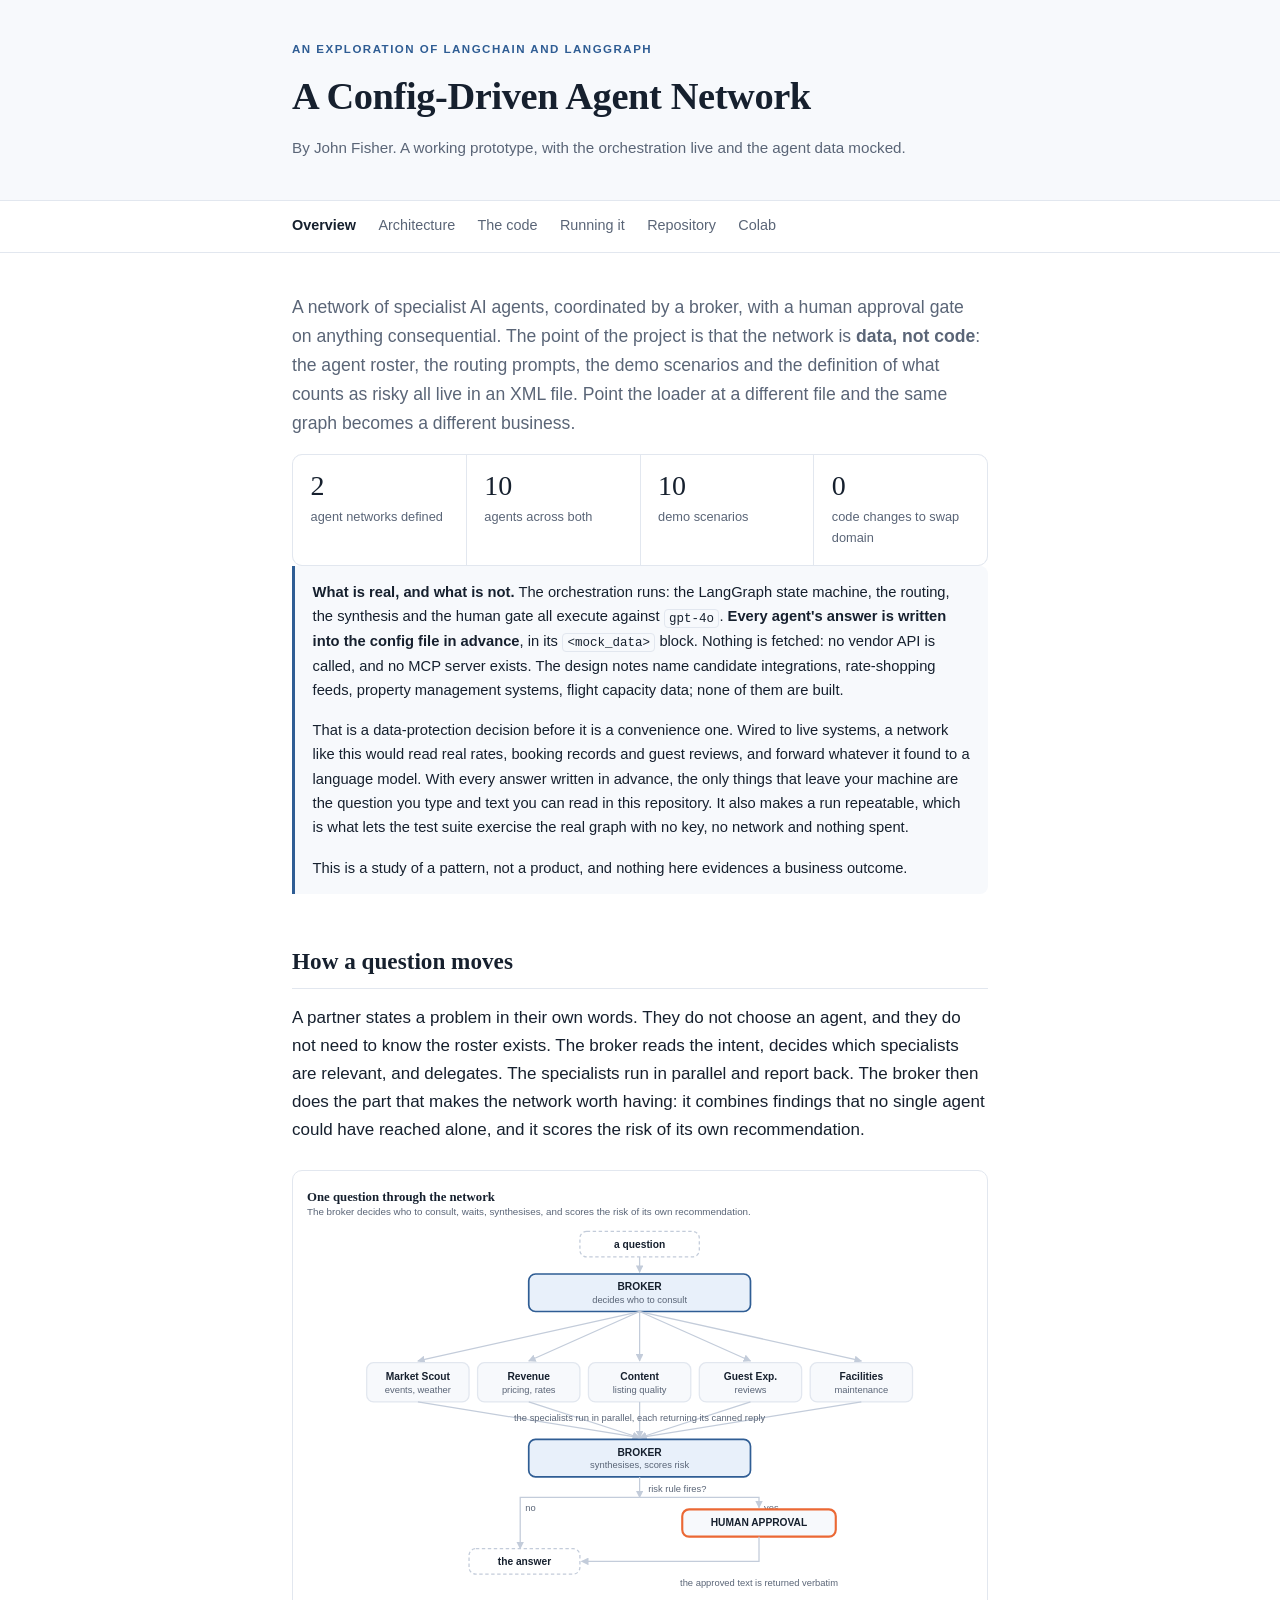
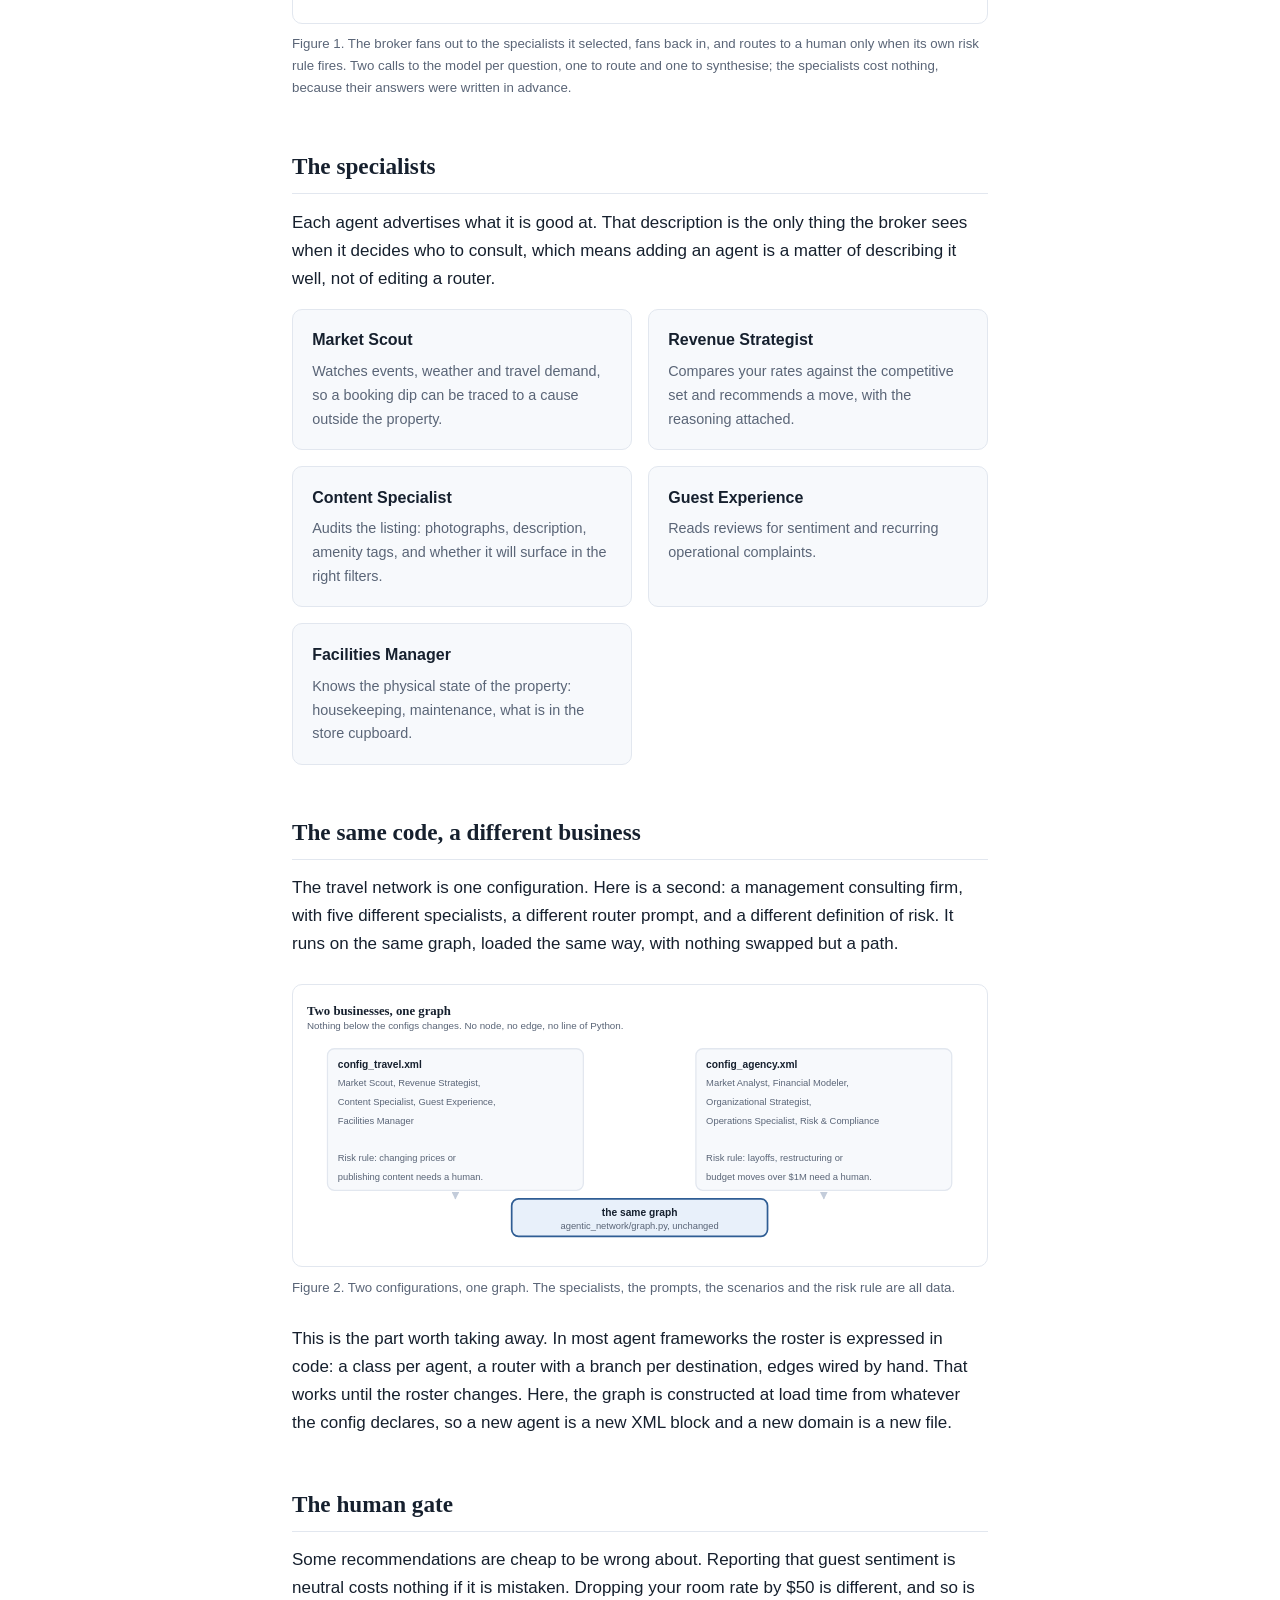
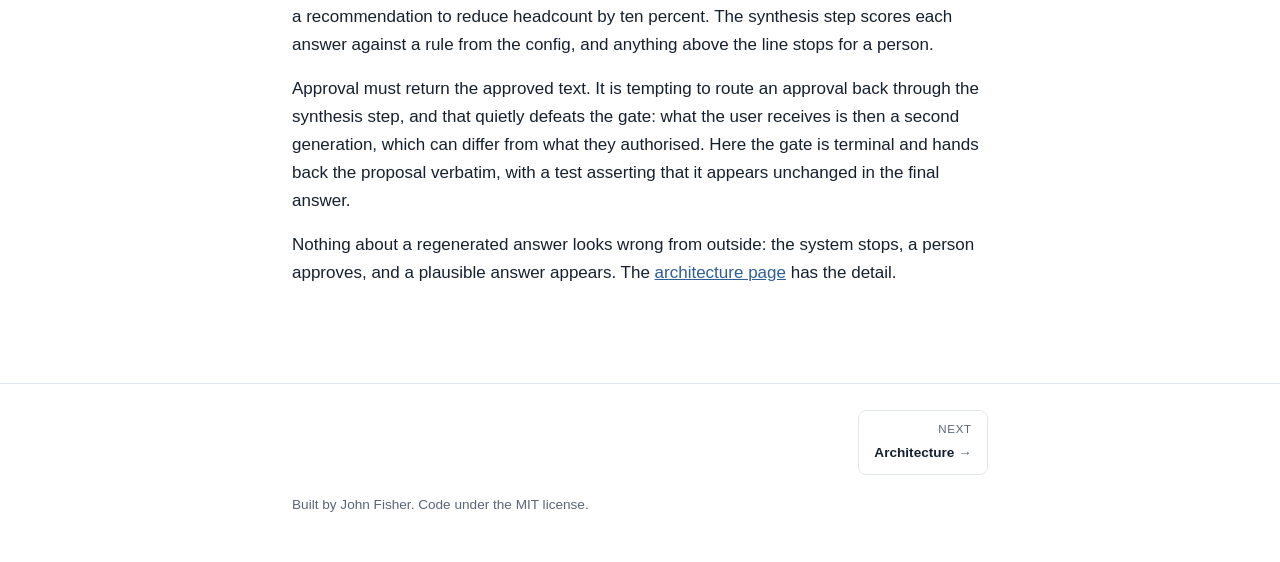
<file: public/index.html>
<!DOCTYPE html>
<html lang="en">
<head>
<meta charset="utf-8">
<meta name="viewport" content="width=device-width, initial-scale=1">
<title>A Config-Driven Agent Network</title>
<meta name="description" content="A LangGraph multi-agent network where the agent roster, prompts and risk rules live in XML. Swap the config and the same graph becomes a different business.">
<link rel="canonical" href="https://johnfisher-ai.github.io/fisher-agentic-network-langgraph/">
<meta name="author" content="John Fisher">
<meta name="theme-color" content="#2f5d94">
<meta property="og:type" content="website">
<meta property="og:site_name" content="A Config-Driven Agent Network">
<meta property="og:title" content="A Config-Driven Agent Network">
<meta property="og:description" content="Specialist agents coordinated by a broker, with a human approval gate on anything risky. The roster lives in XML, so one graph serves two different businesses.">
<meta property="og:url" content="https://johnfisher-ai.github.io/fisher-agentic-network-langgraph/">
<meta property="og:image" content="https://johnfisher-ai.github.io/fisher-agentic-network-langgraph/assets/img/social-card.png">
<meta property="og:image:width" content="1200">
<meta property="og:image:height" content="627">
<meta property="og:image:alt" content="A broker agent fanning out to five specialist agents, with a human approval gate on the risky path.">
<meta name="twitter:card" content="summary_large_image">
<meta name="twitter:title" content="A Config-Driven Agent Network">
<meta name="twitter:description" content="Specialist agents coordinated by a broker, with a human approval gate on anything risky. The roster lives in XML, so one graph serves two different businesses.">
<meta name="twitter:image" content="https://johnfisher-ai.github.io/fisher-agentic-network-langgraph/assets/img/social-card.png">
<link rel="stylesheet" href="assets/css/site.css">
</head>
<body>

<header class="top">
  <div class="wrap">
    <p class="kicker">An exploration of LangChain and LangGraph</p>
    <h1>A Config-Driven Agent Network</h1>
    <p class="byline">By John Fisher. A working prototype, with the orchestration live and the agent data mocked.</p>
  </div>
</header>

<nav class="site"><div class="wrap"><a href="./" aria-current="page">Overview</a><a href="architecture.html">Architecture</a><a href="code.html">The code</a><a href="run.html">Running it</a><a href="https://github.com/johnfisher-ai/fisher-agentic-network-langgraph">Repository</a><a href="https://colab.research.google.com/github/johnfisher-ai/fisher-agentic-network-langgraph/blob/main/notebooks/agentic_network.ipynb">Colab</a></div></nav>

<main>
<div class="wrap">

  <section>
    <p class="lede">A network of specialist AI agents, coordinated by a broker, with a human
    approval gate on anything consequential. The point of the project is that the network is
    <strong>data, not code</strong>: the agent roster, the routing prompts, the demo scenarios
    and the definition of what counts as risky all live in an XML file. Point the loader at a
    different file and the same graph becomes a different business.</p>

    <div class="figures">
      <div><span class="n">2</span><span class="l">agent networks defined</span></div>
      <div><span class="n">10</span><span class="l">agents across both</span></div>
      <div><span class="n">10</span><span class="l">demo scenarios</span></div>
      <div><span class="n">0</span><span class="l">code changes to swap domain</span></div>
    </div>

    <div class="note">
      <p><strong>What is real, and what is not.</strong> The orchestration runs: the LangGraph state machine, the routing, the synthesis and the human gate all execute against <code>gpt-4o</code>. <strong>Every agent's answer is written into the config file in advance</strong>, in its <code>&lt;mock_data&gt;</code> block. Nothing is fetched: no vendor API is called, and no MCP server exists.
      The design notes name candidate integrations, rate-shopping feeds, property management
      systems, flight capacity data; none of them are built.</p>
      <p>That is a data-protection decision before it is a convenience one. Wired to live systems, a network like this would read real rates, booking records and guest reviews, and forward whatever it found to a language model. With every answer written in advance, the only things that leave your machine are the question you type and text you can read in this repository. It also makes a run repeatable, which is what lets the test suite exercise the real graph with no key, no network and nothing spent.</p>
      <p>This is a study of a pattern, not a product, and nothing here evidences a business
      outcome.</p>
    </div>
  </section>

  <section>
    <h2>How a question moves</h2>
    <p>A partner states a problem in their own words. They do not choose an agent, and they do
    not need to know the roster exists. The broker reads the intent, decides which specialists
    are relevant, and delegates. The specialists run in parallel and report back. The broker
    then does the part that makes the network worth having: it combines findings that no single
    agent could have reached alone, and it scores the risk of its own recommendation.</p>

    <figure>
      <div class="figbox"><svg class="fig diagram" viewBox="0 0 780 500" role="img" aria-label="One question through the network. The broker decides who to consult, waits, synthesises, and scores the risk of its own recommendation."><defs><marker id="ah" viewBox="0 0 10 10" refX="9" refY="5" markerWidth="6" markerHeight="6" orient="auto-start-reverse"><path class="ahead" d="M 0 0 L 10 5 L 0 10 z"/></marker></defs><text class="ttl" x="0" y="16">One question through the network</text><text class="sub" x="0" y="33">The broker decides who to consult, waits, synthesises, and scores the risk of its own recommendation.</text><rect class="node soft" x="320.0" y="52" width="140" height="30" rx="8"/><text class="lab bold" x="390.0" y="71.0" text-anchor="middle">a question</text><line class="flow" x1="390.0" y1="82" x2="390.0" y2="100" marker-end="url(#ah)"/><rect class="node lead" x="260.0" y="102" width="260" height="44" rx="8"/><text class="lab bold" x="390.0" y="121.0" text-anchor="middle">BROKER</text><text class="ax" x="390.0" y="136.0" text-anchor="middle">decides who to consult</text><line class="flow" x1="390.0" y1="146" x2="130.0" y2="204" marker-end="url(#ah)"/><rect class="node" x="70.0" y="206" width="120" height="46" rx="8"/><text class="lab bold" x="130.0" y="226.0" text-anchor="middle">Market Scout</text><text class="ax" x="130.0" y="241.0" text-anchor="middle">events, weather</text><line class="flow" x1="130.0" y1="252" x2="390.0" y2="294" marker-end="url(#ah)"/><line class="flow" x1="390.0" y1="146" x2="260.0" y2="204" marker-end="url(#ah)"/><rect class="node" x="200.0" y="206" width="120" height="46" rx="8"/><text class="lab bold" x="260.0" y="226.0" text-anchor="middle">Revenue</text><text class="ax" x="260.0" y="241.0" text-anchor="middle">pricing, rates</text><line class="flow" x1="260.0" y1="252" x2="390.0" y2="294" marker-end="url(#ah)"/><line class="flow" x1="390.0" y1="146" x2="390.0" y2="204" marker-end="url(#ah)"/><rect class="node" x="330.0" y="206" width="120" height="46" rx="8"/><text class="lab bold" x="390.0" y="226.0" text-anchor="middle">Content</text><text class="ax" x="390.0" y="241.0" text-anchor="middle">listing quality</text><line class="flow" x1="390.0" y1="252" x2="390.0" y2="294" marker-end="url(#ah)"/><line class="flow" x1="390.0" y1="146" x2="520.0" y2="204" marker-end="url(#ah)"/><rect class="node" x="460.0" y="206" width="120" height="46" rx="8"/><text class="lab bold" x="520.0" y="226.0" text-anchor="middle">Guest Exp.</text><text class="ax" x="520.0" y="241.0" text-anchor="middle">reviews</text><line class="flow" x1="520.0" y1="252" x2="390.0" y2="294" marker-end="url(#ah)"/><line class="flow" x1="390.0" y1="146" x2="650.0" y2="204" marker-end="url(#ah)"/><rect class="node" x="590.0" y="206" width="120" height="46" rx="8"/><text class="lab bold" x="650.0" y="226.0" text-anchor="middle">Facilities</text><text class="ax" x="650.0" y="241.0" text-anchor="middle">maintenance</text><line class="flow" x1="650.0" y1="252" x2="390.0" y2="294" marker-end="url(#ah)"/><text class="ax" x="390.0" y="274" text-anchor="middle">the specialists run in parallel, each returning its canned reply</text><rect class="node lead" x="260.0" y="296" width="260" height="44" rx="8"/><text class="lab bold" x="390.0" y="315.0" text-anchor="middle">BROKER</text><text class="ax" x="390.0" y="330.0" text-anchor="middle">synthesises, scores risk</text><line class="flow" x1="390.0" y1="340" x2="390.0" y2="364" marker-end="url(#ah)"/><text class="ax" x="400.0" y="358">risk rule fires?</text><path class="flow" d="M 390 364 L 250 364 L 250 424" marker-end="url(#ah)"/><text class="ax" x="256" y="380">no</text><path class="flow" d="M 390 364 L 530 364 L 530 376" marker-end="url(#ah)"/><text class="ax" x="536" y="380">yes</text><rect class="node gate" x="440" y="378" width="180" height="32" rx="8"/><text class="lab bold" x="530.0" y="398.0" text-anchor="middle">HUMAN APPROVAL</text><path class="flow" d="M 530 410 L 530 439 L 322 439" marker-end="url(#ah)"/><text class="ax" x="530" y="468" text-anchor="middle">the approved text is returned verbatim</text><rect class="node soft" x="190" y="424" width="130" height="30" rx="8"/><text class="lab bold" x="255.0" y="443.0" text-anchor="middle">the answer</text></svg></div>
      <figcaption>Figure 1. The broker fans out to the specialists it selected, fans back in, and
      routes to a human only when its own risk rule fires. Two calls to the model per question,
      one to route and one to synthesise; the specialists cost nothing, because their answers were
      written in advance.</figcaption>
    </figure>
  </section>

  <section>
    <h2>The specialists</h2>
    <p>Each agent advertises what it is good at. That description is the only thing the broker
    sees when it decides who to consult, which means adding an agent is a matter of describing
    it well, not of editing a router.</p>
    <div class="cards"><div class="card"><h3>Market Scout</h3><p>Watches events, weather and travel demand, so a booking dip can be traced to a cause outside the property.</p></div><div class="card"><h3>Revenue Strategist</h3><p>Compares your rates against the competitive set and recommends a move, with the reasoning attached.</p></div><div class="card"><h3>Content Specialist</h3><p>Audits the listing: photographs, description, amenity tags, and whether it will surface in the right filters.</p></div><div class="card"><h3>Guest Experience</h3><p>Reads reviews for sentiment and recurring operational complaints.</p></div><div class="card"><h3>Facilities Manager</h3><p>Knows the physical state of the property: housekeeping, maintenance, what is in the store cupboard.</p></div></div>
  </section>

  <section>
    <h2>The same code, a different business</h2>
    <p>The travel network is one configuration. Here is a second: a management consulting firm,
    with five different specialists, a different router prompt, and a different definition of
    risk. It runs on the same graph, loaded the same way, with nothing swapped but a path.</p>

    <figure>
      <div class="figbox"><svg class="fig diagram" viewBox="0 0 780 300" role="img" aria-label="Two businesses, one graph. Nothing below the configs changes. No node, no edge, no line of Python."><defs><marker id="ah2" viewBox="0 0 10 10" refX="9" refY="5" markerWidth="6" markerHeight="6" orient="auto-start-reverse"><path class="ahead" d="M 0 0 L 10 5 L 0 10 z"/></marker></defs><text class="ttl" x="0" y="16">Two businesses, one graph</text><text class="sub" x="0" y="33">Nothing below the configs changes. No node, no edge, no line of Python.</text><rect class="node" x="24" y="56" width="300" height="166" rx="8"/><text class="lab bold" x="36" y="78">config_travel.xml</text><text class="ax" x="36" y="100">Market Scout, Revenue Strategist,</text><text class="ax" x="36" y="122">Content Specialist, Guest Experience,</text><text class="ax" x="36" y="144">Facilities Manager</text><text class="ax" x="36" y="166"></text><text class="ax" x="36" y="188">Risk rule: changing prices or</text><text class="ax" x="36" y="210">publishing content needs a human.</text><line class="flow" x1="174.0" y1="226" x2="174.0" y2="232" marker-end="url(#ah)"/><rect class="node" x="456" y="56" width="300" height="166" rx="8"/><text class="lab bold" x="468" y="78">config_agency.xml</text><text class="ax" x="468" y="100">Market Analyst, Financial Modeler,</text><text class="ax" x="468" y="122">Organizational Strategist,</text><text class="ax" x="468" y="144">Operations Specialist, Risk &amp; Compliance</text><text class="ax" x="468" y="166"></text><text class="ax" x="468" y="188">Risk rule: layoffs, restructuring or</text><text class="ax" x="468" y="210">budget moves over $1M need a human.</text><line class="flow" x1="606.0" y1="226" x2="606.0" y2="232" marker-end="url(#ah)"/><rect class="node lead" x="240.0" y="232" width="300" height="44" rx="8"/><text class="lab bold" x="390.0" y="252" text-anchor="middle">the same graph</text><text class="ax" x="390.0" y="267" text-anchor="middle">agentic_network/graph.py, unchanged</text></svg></div>
      <figcaption>Figure 2. Two configurations, one graph. The specialists, the prompts, the
      scenarios and the risk rule are all data.</figcaption>
    </figure>

    <p>This is the part worth taking away. In most agent frameworks the roster is expressed in
    code: a class per agent, a router with a branch per destination, edges wired by hand. That
    works until the roster changes. Here, the graph is constructed at load time from whatever
    the config declares, so a new agent is a new XML block and a new domain is a new file.</p>
  </section>

  <section id="gate">
    <h2>The human gate</h2>
    <p>Some recommendations are cheap to be wrong about. Reporting that guest sentiment is
    neutral costs nothing if it is mistaken. Dropping your room rate by $50 is different, and so
    is a recommendation to reduce headcount by ten percent. The synthesis step scores each
    answer against a rule from the config, and anything above the line stops for a person.</p>

    <p>Approval must return the approved text. It is tempting to route an approval back
    through the synthesis step, and that quietly defeats the gate: what the user receives is
    then a second generation, which can differ from what they authorised. Here the gate is
    terminal and hands back the proposal verbatim, with a test asserting that it appears
    unchanged in the final answer.</p>

      <p>Nothing about a regenerated answer looks wrong from outside: the system stops, a
      person approves, and a plausible answer appears. The <a href="architecture.html#gate">architecture page</a> has the detail.</p>
  </section>


</div>
</main>

<footer class="site">
  <div class="wrap">
    <nav class="pager"><span></span><a class="next" href="architecture.html"><span>Next</span><b>Architecture</b></a></nav>
    <p class="sig">Built by John Fisher. Code under the MIT license.</p>
  </div>
</footer>

</body>
</html>
</file>
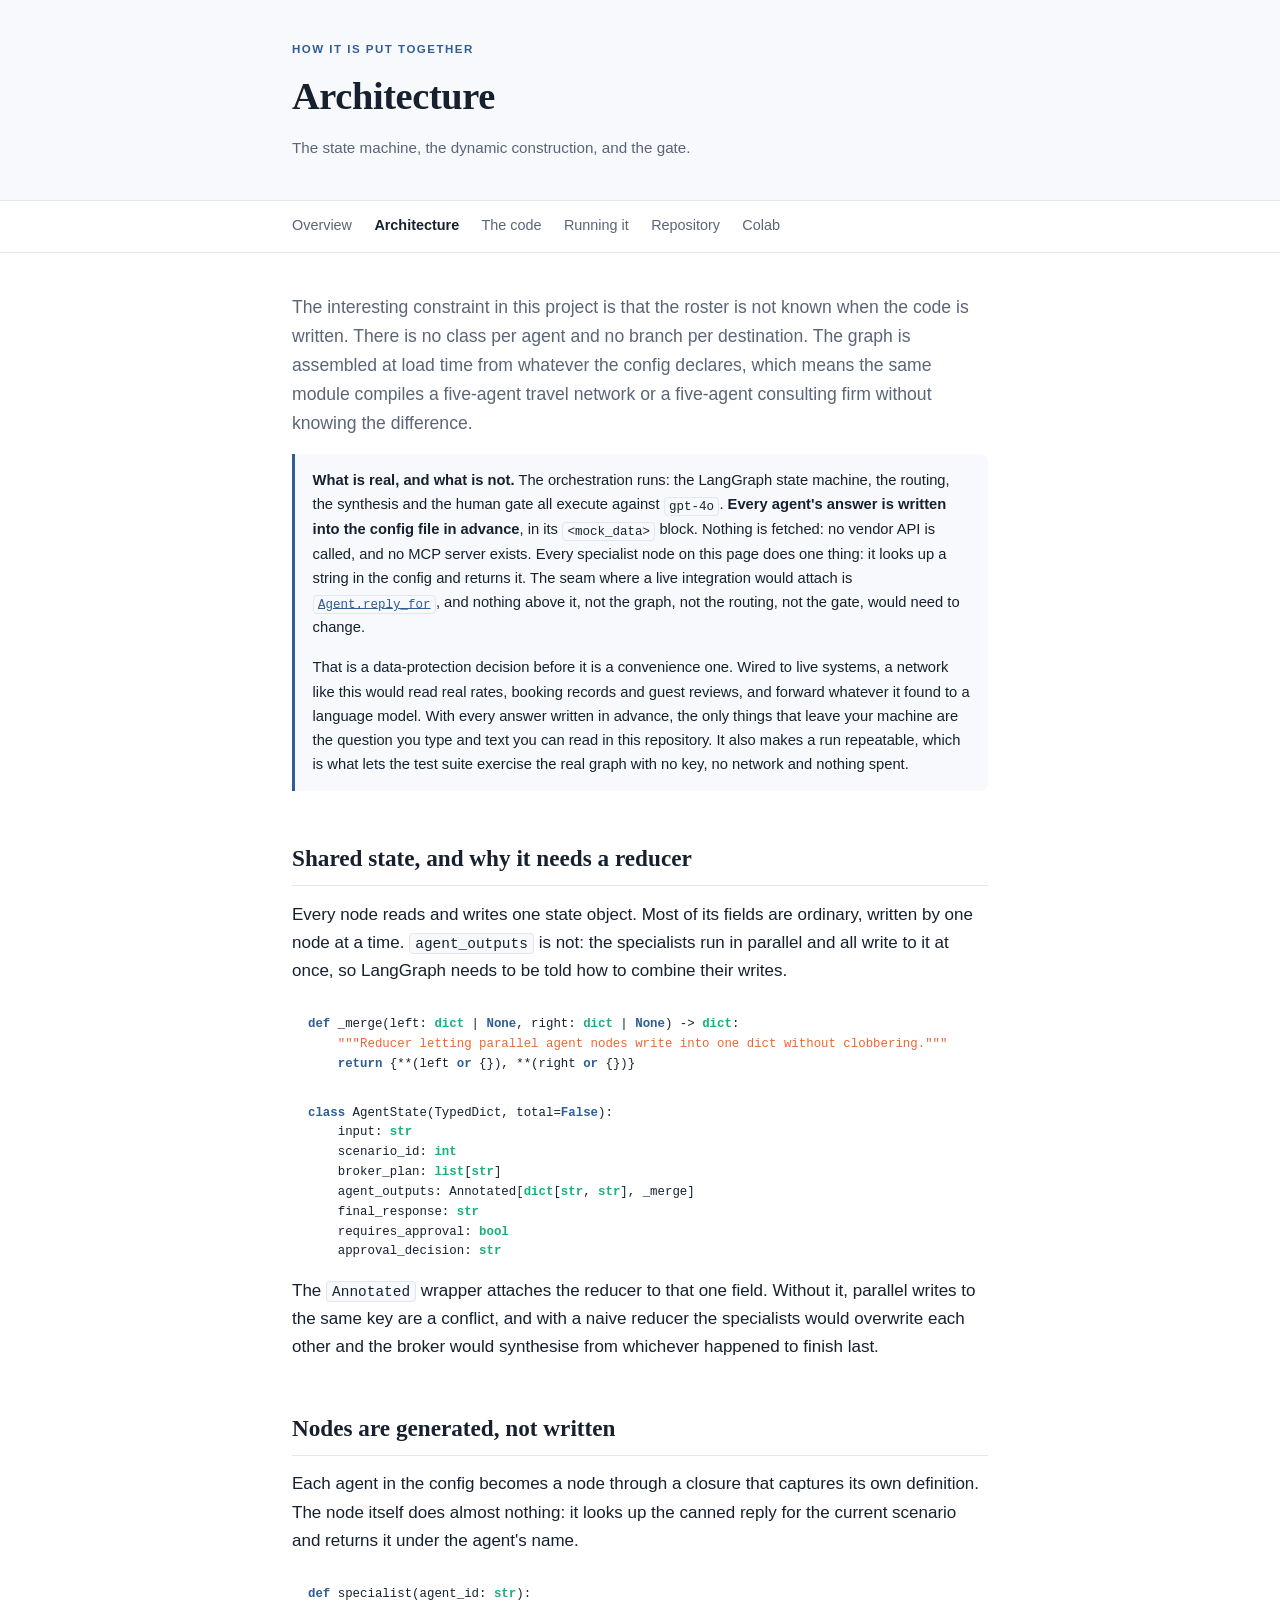
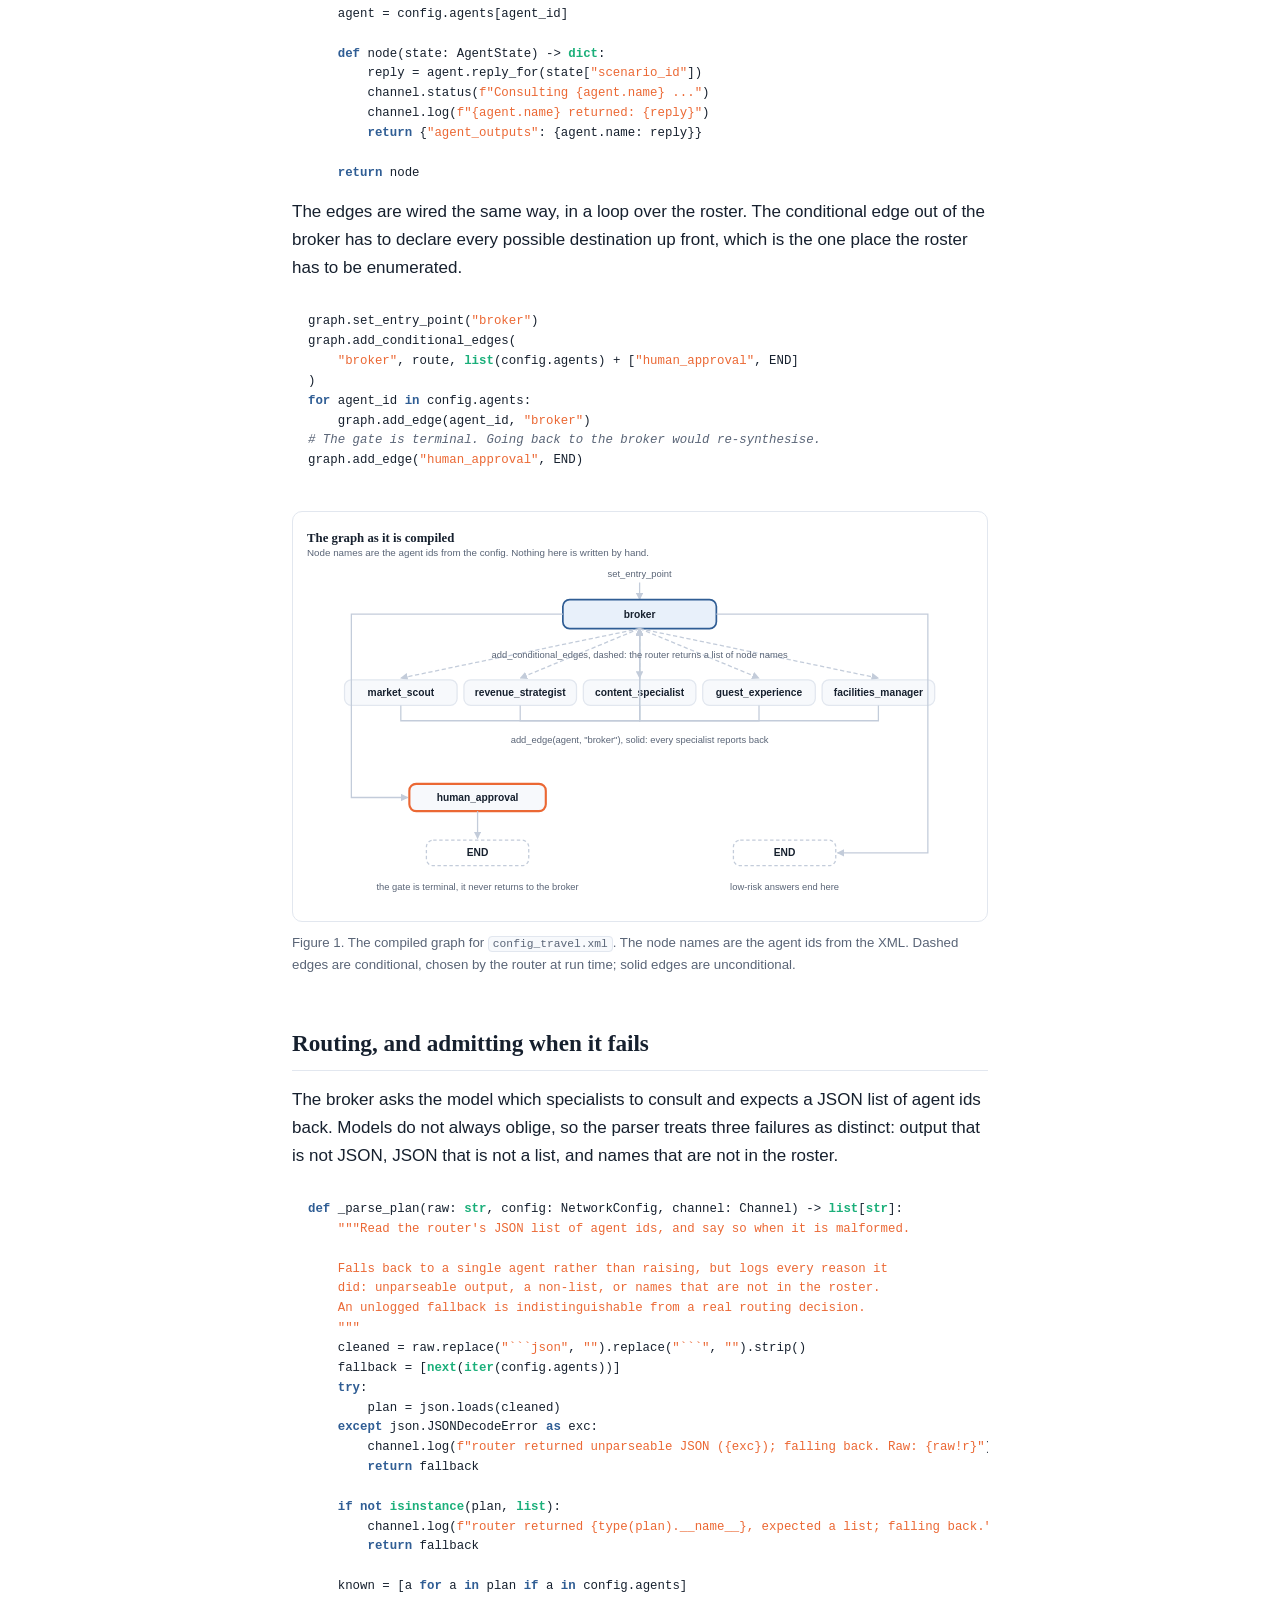
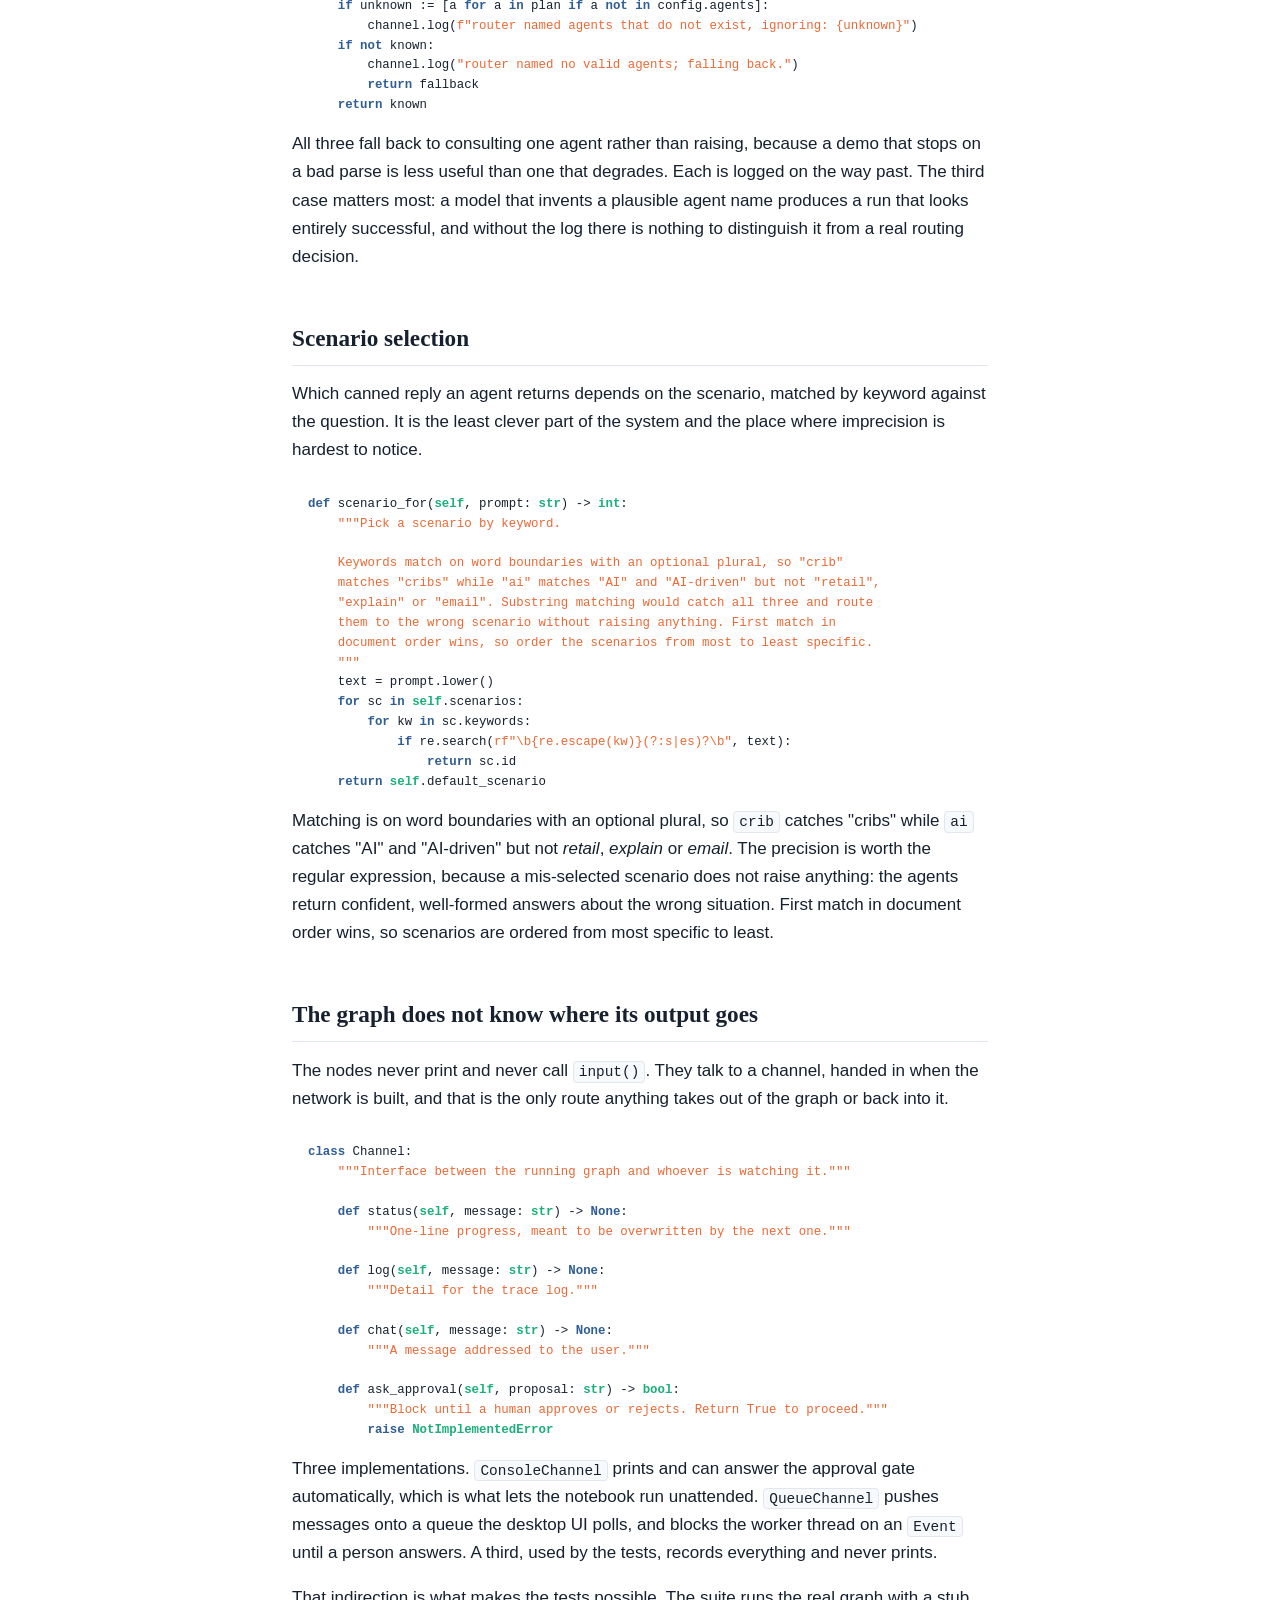
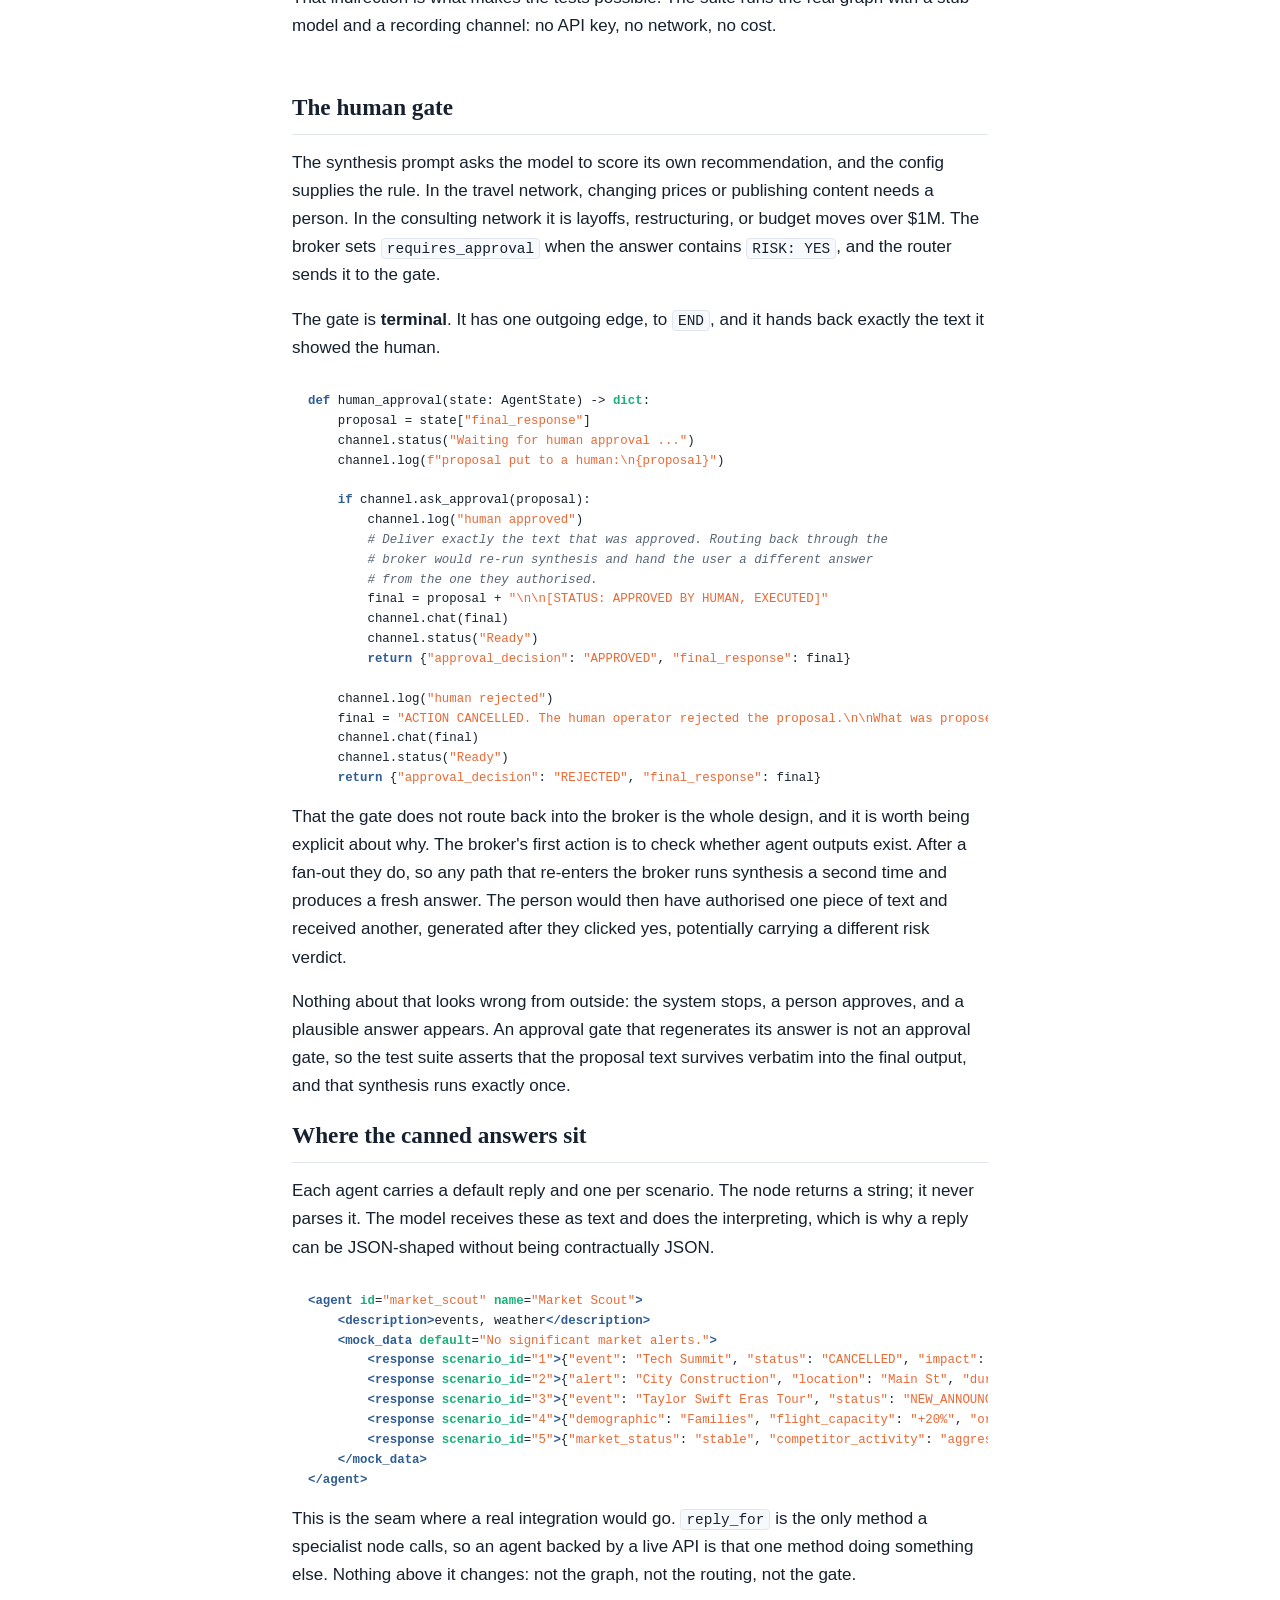
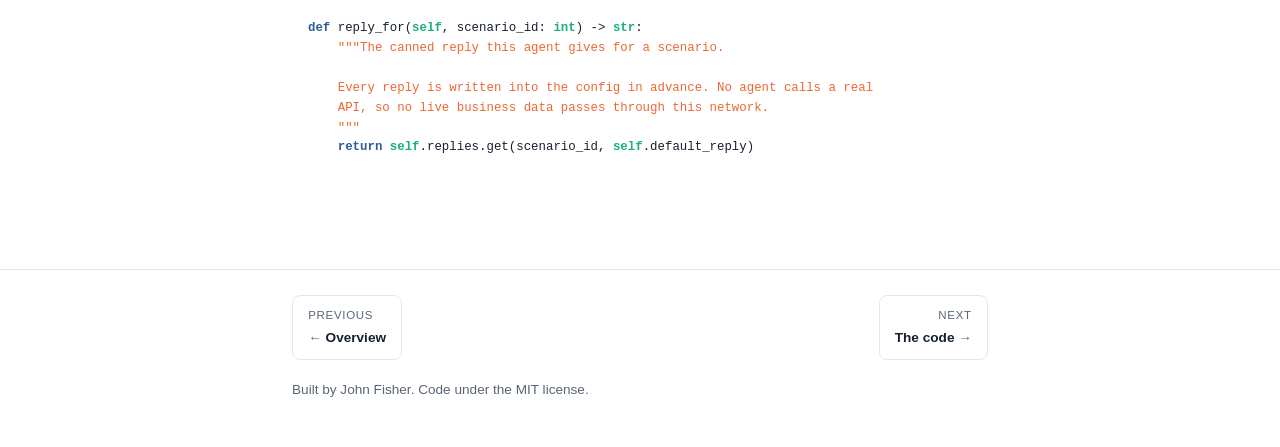
<file: public/architecture.html>
<!DOCTYPE html>
<html lang="en">
<head>
<meta charset="utf-8">
<meta name="viewport" content="width=device-width, initial-scale=1">
<title>Architecture · A Config-Driven Agent Network</title>
<meta name="description" content="How the LangGraph state machine is built from an XML config: shared state with a reducer, nodes generated at load time, and a terminal human approval gate.">
<link rel="canonical" href="https://johnfisher-ai.github.io/fisher-agentic-network-langgraph/architecture.html">
<meta name="author" content="John Fisher">
<meta name="theme-color" content="#2f5d94">
<meta property="og:type" content="website">
<meta property="og:site_name" content="A Config-Driven Agent Network">
<meta property="og:title" content="Architecture of a config-driven agent network">
<meta property="og:description" content="Shared state with a reducer for parallel writes, nodes generated from config at load time, an output channel that keeps the graph front-end agnostic, and a human gate that returns exactly what was approved.">
<meta property="og:url" content="https://johnfisher-ai.github.io/fisher-agentic-network-langgraph/architecture.html">
<meta property="og:image" content="https://johnfisher-ai.github.io/fisher-agentic-network-langgraph/assets/img/social-card.png">
<meta property="og:image:width" content="1200">
<meta property="og:image:height" content="627">
<meta property="og:image:alt" content="A broker agent fanning out to five specialist agents, with a human approval gate on the risky path.">
<meta name="twitter:card" content="summary_large_image">
<meta name="twitter:title" content="Architecture of a config-driven agent network">
<meta name="twitter:description" content="Shared state with a reducer for parallel writes, nodes generated from config at load time, an output channel that keeps the graph front-end agnostic, and a human gate that returns exactly what was approved.">
<meta name="twitter:image" content="https://johnfisher-ai.github.io/fisher-agentic-network-langgraph/assets/img/social-card.png">
<link rel="stylesheet" href="assets/css/site.css">
</head>
<body>

<header class="top">
  <div class="wrap">
    <p class="kicker">How it is put together</p>
    <h1>Architecture</h1>
    <p class="byline">The state machine, the dynamic construction, and the gate.</p>
  </div>
</header>

<nav class="site"><div class="wrap"><a href="./">Overview</a><a href="architecture.html" aria-current="page">Architecture</a><a href="code.html">The code</a><a href="run.html">Running it</a><a href="https://github.com/johnfisher-ai/fisher-agentic-network-langgraph">Repository</a><a href="https://colab.research.google.com/github/johnfisher-ai/fisher-agentic-network-langgraph/blob/main/notebooks/agentic_network.ipynb">Colab</a></div></nav>

<main>
<div class="wrap">

  <section>
    <p class="lede">The interesting constraint in this project is that the roster is not known
    when the code is written. There is no class per agent and no branch per destination. The
    graph is assembled at load time from whatever the config declares, which means the same
    module compiles a five-agent travel network or a five-agent consulting firm without knowing
    the difference.</p>

    <div class="note">
      <p><strong>What is real, and what is not.</strong> The orchestration runs: the LangGraph state machine, the routing, the synthesis and the human gate all execute against <code>gpt-4o</code>. <strong>Every agent's answer is written into the config file in advance</strong>, in its <code>&lt;mock_data&gt;</code> block. Nothing is fetched: no vendor API is called, and no MCP server exists.
      Every specialist node on this page does one thing: it looks up a string in the config and
      returns it. The seam where a live integration would attach is
      <a href="#answers"><code>Agent.reply_for</code></a>, and nothing above it, not the graph,
      not the routing, not the gate, would need to change.</p>
      <p>That is a data-protection decision before it is a convenience one. Wired to live systems, a network like this would read real rates, booking records and guest reviews, and forward whatever it found to a language model. With every answer written in advance, the only things that leave your machine are the question you type and text you can read in this repository. It also makes a run repeatable, which is what lets the test suite exercise the real graph with no key, no network and nothing spent.</p>
    </div>
  </section>

  <section>
    <h2>Shared state, and why it needs a reducer</h2>
    <p>Every node reads and writes one state object. Most of its fields are ordinary, written by
    one node at a time. <code>agent_outputs</code> is not: the specialists run in parallel and
    all write to it at once, so LangGraph needs to be told how to combine their writes.</p>

    <pre class="code"><span class="sas-k">def</span> _merge(left: <span class="sas-p">dict</span> | <span class="sas-k">None</span>, right: <span class="sas-p">dict</span> | <span class="sas-k">None</span>) -&gt; <span class="sas-p">dict</span>:
    <span class="sas-s">&quot;&quot;&quot;Reducer letting parallel agent nodes write into one dict without clobbering.&quot;&quot;&quot;</span>
    <span class="sas-k">return</span> {**(left <span class="sas-k">or</span> {}), **(right <span class="sas-k">or</span> {})}</pre>
    <pre class="code"><span class="sas-k">class</span> AgentState(TypedDict, total=<span class="sas-k">False</span>):
    input: <span class="sas-p">str</span>
    scenario_id: <span class="sas-p">int</span>
    broker_plan: <span class="sas-p">list</span>[<span class="sas-p">str</span>]
    agent_outputs: Annotated[<span class="sas-p">dict</span>[<span class="sas-p">str</span>, <span class="sas-p">str</span>], _merge]
    final_response: <span class="sas-p">str</span>
    requires_approval: <span class="sas-p">bool</span>
    approval_decision: <span class="sas-p">str</span></pre>

    <p>The <code>Annotated</code> wrapper attaches the reducer to that one field. Without it,
    parallel writes to the same key are a conflict, and with a naive reducer the specialists
    would overwrite each other and the broker would synthesise from whichever happened to
    finish last.</p>
  </section>

  <section>
    <h2>Nodes are generated, not written</h2>
    <p>Each agent in the config becomes a node through a closure that captures its own
    definition. The node itself does almost nothing: it looks up the canned reply for the
    current scenario and returns it under the agent's name.</p>

    <pre class="code"><span class="sas-k">def</span> specialist(agent_id: <span class="sas-p">str</span>):
    agent = config.agents[agent_id]

    <span class="sas-k">def</span> node(state: AgentState) -&gt; <span class="sas-p">dict</span>:
        reply = agent.reply_for(state[<span class="sas-s">&quot;scenario_id&quot;</span>])
        channel.status(<span class="sas-s">f&quot;Consulting {agent.name} ...&quot;</span>)
        channel.log(<span class="sas-s">f&quot;{agent.name} returned: {reply}&quot;</span>)
        <span class="sas-k">return</span> {<span class="sas-s">&quot;agent_outputs&quot;</span>: {agent.name: reply}}

    <span class="sas-k">return</span> node</pre>

    <p>The edges are wired the same way, in a loop over the roster. The conditional edge out of
    the broker has to declare every possible destination up front, which is the one place the
    roster has to be enumerated.</p>

    <pre class="code">graph.set_entry_point(<span class="sas-s">&quot;broker&quot;</span>)
graph.add_conditional_edges(
    <span class="sas-s">&quot;broker&quot;</span>, route, <span class="sas-p">list</span>(config.agents) + [<span class="sas-s">&quot;human_approval&quot;</span>, END]
)
<span class="sas-k">for</span> agent_id <span class="sas-k">in</span> config.agents:
    graph.add_edge(agent_id, <span class="sas-s">&quot;broker&quot;</span>)
<span class="sas-c"># The gate is terminal. Going back to the broker would re-synthesise.</span>
graph.add_edge(<span class="sas-s">&quot;human_approval&quot;</span>, END)</pre>

    <figure>
      <div class="figbox"><svg class="fig diagram" viewBox="0 0 780 450" role="img" aria-label="The graph as it is compiled. Node names are the agent ids from the config. Nothing here is written by hand."><defs><marker id="ah3" viewBox="0 0 10 10" refX="9" refY="5" markerWidth="6" markerHeight="6" orient="auto-start-reverse"><path class="ahead" d="M 0 0 L 10 5 L 0 10 z"/></marker></defs><text class="ttl" x="0" y="16">The graph as it is compiled</text><text class="sub" x="0" y="33">Node names are the agent ids from the config. Nothing here is written by hand.</text><text class="ax" x="390.0" y="58" text-anchor="middle">set_entry_point</text><line class="flow" x1="390.0" y1="64" x2="390.0" y2="84" marker-end="url(#ah3)"/><rect class="node lead" x="300.0" y="84" width="180" height="34" rx="8"/><text class="lab bold" x="390.0" y="105.0" text-anchor="middle">broker</text><line class="flow" x1="390.0" y1="118" x2="110.0" y2="176" marker-end="url(#ah3)" stroke-dasharray="5 3"/><rect class="node" x="44.0" y="178" width="132" height="30" rx="8"/><text class="lab bold" x="110.0" y="197.0" text-anchor="middle">market_scout</text><path class="flow" d="M 110.0 208 L 110.0 226 L 390.0 226 L 390.0 118" marker-end="url(#ah3)"/><line class="flow" x1="390.0" y1="118" x2="250.0" y2="176" marker-end="url(#ah3)" stroke-dasharray="5 3"/><rect class="node" x="184.0" y="178" width="132" height="30" rx="8"/><text class="lab bold" x="250.0" y="197.0" text-anchor="middle">revenue_strategist</text><path class="flow" d="M 250.0 208 L 250.0 226 L 390.0 226 L 390.0 118" marker-end="url(#ah3)"/><line class="flow" x1="390.0" y1="118" x2="390.0" y2="176" marker-end="url(#ah3)" stroke-dasharray="5 3"/><rect class="node" x="324.0" y="178" width="132" height="30" rx="8"/><text class="lab bold" x="390.0" y="197.0" text-anchor="middle">content_specialist</text><path class="flow" d="M 390.0 208 L 390.0 226 L 390.0 226 L 390.0 118" marker-end="url(#ah3)"/><line class="flow" x1="390.0" y1="118" x2="530.0" y2="176" marker-end="url(#ah3)" stroke-dasharray="5 3"/><rect class="node" x="464.0" y="178" width="132" height="30" rx="8"/><text class="lab bold" x="530.0" y="197.0" text-anchor="middle">guest_experience</text><path class="flow" d="M 530.0 208 L 530.0 226 L 390.0 226 L 390.0 118" marker-end="url(#ah3)"/><line class="flow" x1="390.0" y1="118" x2="670.0" y2="176" marker-end="url(#ah3)" stroke-dasharray="5 3"/><rect class="node" x="604.0" y="178" width="132" height="30" rx="8"/><text class="lab bold" x="670.0" y="197.0" text-anchor="middle">facilities_manager</text><path class="flow" d="M 670.0 208 L 670.0 226 L 390.0 226 L 390.0 118" marker-end="url(#ah3)"/><text class="ax" x="390.0" y="152" text-anchor="middle">add_conditional_edges, dashed: the router returns a list of node names</text><text class="ax" x="390.0" y="252" text-anchor="middle">add_edge(agent, "broker"), solid: every specialist reports back</text><path class="flow" d="M 300.0 101 L 52 101 L 52 316 L 118 316" marker-end="url(#ah3)"/><rect class="node gate" x="120" y="300" width="160" height="32" rx="8"/><text class="lab bold" x="200.0" y="320.0" text-anchor="middle">human_approval</text><line class="flow" x1="200" y1="332" x2="200" y2="364" marker-end="url(#ah3)"/><rect class="node soft" x="140" y="366" width="120" height="30" rx="8"/><text class="lab bold" x="200.0" y="385.0" text-anchor="middle">END</text><path class="flow" d="M 480.0 101 L 728 101 L 728 381 L 622 381" marker-end="url(#ah3)"/><rect class="node soft" x="500" y="366" width="120" height="30" rx="8"/><text class="lab bold" x="560.0" y="385.0" text-anchor="middle">END</text><text class="ax" x="200" y="424" text-anchor="middle">the gate is terminal, it never returns to the broker</text><text class="ax" x="560" y="424" text-anchor="middle">low-risk answers end here</text></svg></div>
      <figcaption>Figure 1. The compiled graph for <code>config_travel.xml</code>. The node
      names are the agent ids from the XML. Dashed edges are conditional, chosen by the router
      at run time; solid edges are unconditional.</figcaption>
    </figure>
  </section>

  <section>
    <h2>Routing, and admitting when it fails</h2>
    <p>The broker asks the model which specialists to consult and expects a JSON list of agent
    ids back. Models do not always oblige, so the parser treats three failures as distinct:
    output that is not JSON, JSON that is not a list, and names that are not in the roster.</p>

    <pre class="code"><span class="sas-k">def</span> _parse_plan(raw: <span class="sas-p">str</span>, config: NetworkConfig, channel: Channel) -&gt; <span class="sas-p">list</span>[<span class="sas-p">str</span>]:
    <span class="sas-s">&quot;&quot;&quot;Read the router&#x27;s JSON list of agent ids, and say so when it is malformed.

    Falls back to a single agent rather than raising, but logs every reason it
    did: unparseable output, a non-list, or names that are not in the roster.
    An unlogged fallback is indistinguishable from a real routing decision.
    &quot;&quot;&quot;</span>
    cleaned = raw.replace(<span class="sas-s">&quot;```json&quot;</span>, <span class="sas-s">&quot;&quot;</span>).replace(<span class="sas-s">&quot;```&quot;</span>, <span class="sas-s">&quot;&quot;</span>).strip()
    fallback = [<span class="sas-p">next</span>(<span class="sas-p">iter</span>(config.agents))]
    <span class="sas-k">try</span>:
        plan = json.loads(cleaned)
    <span class="sas-k">except</span> json.JSONDecodeError <span class="sas-k">as</span> exc:
        channel.log(<span class="sas-s">f&quot;router returned unparseable JSON ({exc}); falling back. Raw: {raw!r}&quot;</span>)
        <span class="sas-k">return</span> fallback

    <span class="sas-k">if</span> <span class="sas-k">not</span> <span class="sas-p">isinstance</span>(plan, <span class="sas-p">list</span>):
        channel.log(<span class="sas-s">f&quot;router returned {type(plan).__name__}, expected a list; falling back.&quot;</span>)
        <span class="sas-k">return</span> fallback

    known = [a <span class="sas-k">for</span> a <span class="sas-k">in</span> plan <span class="sas-k">if</span> a <span class="sas-k">in</span> config.agents]
    <span class="sas-k">if</span> unknown := [a <span class="sas-k">for</span> a <span class="sas-k">in</span> plan <span class="sas-k">if</span> a <span class="sas-k">not</span> <span class="sas-k">in</span> config.agents]:
        channel.log(<span class="sas-s">f&quot;router named agents that do not exist, ignoring: {unknown}&quot;</span>)
    <span class="sas-k">if</span> <span class="sas-k">not</span> known:
        channel.log(<span class="sas-s">&quot;router named no valid agents; falling back.&quot;</span>)
        <span class="sas-k">return</span> fallback
    <span class="sas-k">return</span> known</pre>

    <p>All three fall back to consulting one agent rather than raising, because a demo that
    stops on a bad parse is less useful than one that degrades. Each is logged on the way past.
    The third case matters most: a model that invents a plausible agent name produces a run that
    looks entirely successful, and without the log there is nothing to distinguish it from a
    real routing decision.</p>
  </section>

  <section>
    <h2>Scenario selection</h2>
    <p>Which canned reply an agent returns depends on the scenario, matched by keyword against the
    question. It is the least clever part of the system and the place where
    imprecision is hardest to notice.</p>

    <pre class="code"><span class="sas-k">def</span> scenario_for(<span class="sas-p">self</span>, prompt: <span class="sas-p">str</span>) -&gt; <span class="sas-p">int</span>:
    <span class="sas-s">&quot;&quot;&quot;Pick a scenario by keyword.

    Keywords match on word boundaries with an optional plural, so &quot;crib&quot;
    matches &quot;cribs&quot; while &quot;ai&quot; matches &quot;AI&quot; and &quot;AI-driven&quot; but not &quot;retail&quot;,
    &quot;explain&quot; or &quot;email&quot;. Substring matching would catch all three and route
    them to the wrong scenario without raising anything. First match in
    document order wins, so order the scenarios from most to least specific.
    &quot;&quot;&quot;</span>
    text = prompt.lower()
    <span class="sas-k">for</span> sc <span class="sas-k">in</span> <span class="sas-p">self</span>.scenarios:
        <span class="sas-k">for</span> kw <span class="sas-k">in</span> sc.keywords:
            <span class="sas-k">if</span> re.search(<span class="sas-s">rf&quot;\b{re.escape(kw)}(?:s|es)?\b&quot;</span>, text):
                <span class="sas-k">return</span> sc.id
    <span class="sas-k">return</span> <span class="sas-p">self</span>.default_scenario</pre>

    <p>Matching is on word boundaries with an optional plural, so <code>crib</code> catches
    "cribs" while <code>ai</code> catches "AI" and "AI-driven" but not <em>retail</em>,
    <em>explain</em> or <em>email</em>. The precision is worth the regular expression, because
    a mis-selected scenario does not raise anything: the agents return confident, well-formed
    answers about the wrong situation. First match in document order wins, so scenarios are
    ordered from most specific to least.</p>
  </section>

  <section>
    <h2>The graph does not know where its output goes</h2>
    <p>The nodes never print and never call <code>input()</code>. They talk to a channel,
    handed in when the network is built, and that is the only route anything takes out of the
    graph or back into it.</p>

    <pre class="code"><span class="sas-k">class</span> Channel:
    <span class="sas-s">&quot;&quot;&quot;Interface between the running graph and whoever is watching it.&quot;&quot;&quot;</span>

    <span class="sas-k">def</span> status(<span class="sas-p">self</span>, message: <span class="sas-p">str</span>) -&gt; <span class="sas-k">None</span>:
        <span class="sas-s">&quot;&quot;&quot;One-line progress, meant to be overwritten by the next one.&quot;&quot;&quot;</span>

    <span class="sas-k">def</span> log(<span class="sas-p">self</span>, message: <span class="sas-p">str</span>) -&gt; <span class="sas-k">None</span>:
        <span class="sas-s">&quot;&quot;&quot;Detail for the trace log.&quot;&quot;&quot;</span>

    <span class="sas-k">def</span> chat(<span class="sas-p">self</span>, message: <span class="sas-p">str</span>) -&gt; <span class="sas-k">None</span>:
        <span class="sas-s">&quot;&quot;&quot;A message addressed to the user.&quot;&quot;&quot;</span>

    <span class="sas-k">def</span> ask_approval(<span class="sas-p">self</span>, proposal: <span class="sas-p">str</span>) -&gt; <span class="sas-p">bool</span>:
        <span class="sas-s">&quot;&quot;&quot;Block until a human approves or rejects. Return True to proceed.&quot;&quot;&quot;</span>
        <span class="sas-k">raise</span> <span class="sas-p">NotImplementedError</span></pre>

    <p>Three implementations. <code>ConsoleChannel</code> prints and can answer the approval
    gate automatically, which is what lets the notebook run unattended.
    <code>QueueChannel</code> pushes messages onto a queue the desktop UI polls, and blocks the
    worker thread on an <code>Event</code> until a person answers. A third, used by the tests,
    records everything and never prints.</p>

    <p>That indirection is what makes the tests possible. The suite runs the real graph with a
    stub model and a recording channel: no API key, no network, no cost.</p>
  </section>

  <section id="gate">
    <h2>The human gate</h2>
    <p>The synthesis prompt asks the model to score its own recommendation, and the config
    supplies the rule. In the travel network, changing prices or publishing content needs a
    person. In the consulting network it is layoffs, restructuring, or budget moves over $1M.
    The broker sets <code>requires_approval</code> when the answer contains
    <code>RISK: YES</code>, and the router sends it to the gate.</p>

    <p>The gate is <strong>terminal</strong>. It has one outgoing edge, to <code>END</code>,
    and it hands back exactly the text it showed the human.</p>

    <pre class="code"><span class="sas-k">def</span> human_approval(state: AgentState) -&gt; <span class="sas-p">dict</span>:
    proposal = state[<span class="sas-s">&quot;final_response&quot;</span>]
    channel.status(<span class="sas-s">&quot;Waiting for human approval ...&quot;</span>)
    channel.log(<span class="sas-s">f&quot;proposal put to a human:\n{proposal}&quot;</span>)

    <span class="sas-k">if</span> channel.ask_approval(proposal):
        channel.log(<span class="sas-s">&quot;human approved&quot;</span>)
        <span class="sas-c"># Deliver exactly the text that was approved. Routing back through the</span>
        <span class="sas-c"># broker would re-run synthesis and hand the user a different answer</span>
        <span class="sas-c"># from the one they authorised.</span>
        final = proposal + <span class="sas-s">&quot;\n\n[STATUS: APPROVED BY HUMAN, EXECUTED]&quot;</span>
        channel.chat(final)
        channel.status(<span class="sas-s">&quot;Ready&quot;</span>)
        <span class="sas-k">return</span> {<span class="sas-s">&quot;approval_decision&quot;</span>: <span class="sas-s">&quot;APPROVED&quot;</span>, <span class="sas-s">&quot;final_response&quot;</span>: final}

    channel.log(<span class="sas-s">&quot;human rejected&quot;</span>)
    final = <span class="sas-s">&quot;ACTION CANCELLED. The human operator rejected the proposal.\n\nWhat was proposed:\n&quot;</span> + proposal
    channel.chat(final)
    channel.status(<span class="sas-s">&quot;Ready&quot;</span>)
    <span class="sas-k">return</span> {<span class="sas-s">&quot;approval_decision&quot;</span>: <span class="sas-s">&quot;REJECTED&quot;</span>, <span class="sas-s">&quot;final_response&quot;</span>: final}</pre>

    <p>That the gate does not route back into the broker is the whole design, and it is worth
    being explicit about why. The broker's first action is to check whether agent outputs
    exist. After a fan-out they do, so any path that re-enters the broker runs synthesis a
    second time and produces a fresh answer. The person would then have authorised one piece of
    text and received another, generated after they clicked yes, potentially carrying a
    different risk verdict.</p>

    <p>Nothing about that looks wrong from outside: the system stops, a person approves, and a
    plausible answer appears. An approval gate that regenerates its answer is not an approval
    gate, so the test suite asserts that the proposal text survives verbatim into the final
    output, and that synthesis runs exactly once.</p>

  <section id="answers">
    <h2>Where the canned answers sit</h2>
    <p>Each agent carries a default reply and one per scenario. The node returns a string; it
    never parses it. The model receives these as text and does the interpreting, which is
    why a reply can be JSON-shaped without being contractually JSON.</p>

    <pre class="code"><span class="sas-k">&lt;agent</span> <span class="sas-p">id</span>=<span class="sas-s">&quot;market_scout&quot;</span> <span class="sas-p">name</span>=<span class="sas-s">&quot;Market Scout&quot;</span><span class="sas-k">&gt;</span>
    <span class="sas-k">&lt;description</span><span class="sas-k">&gt;</span>events, weather<span class="sas-k">&lt;/description</span><span class="sas-k">&gt;</span>
    <span class="sas-k">&lt;mock_data</span> <span class="sas-p">default</span>=<span class="sas-s">&quot;No significant market alerts.&quot;</span><span class="sas-k">&gt;</span>
        <span class="sas-k">&lt;response</span> <span class="sas-p">scenario_id</span>=<span class="sas-s">&quot;1&quot;</span><span class="sas-k">&gt;</span>{<span class="sas-s">&quot;event&quot;</span>: <span class="sas-s">&quot;Tech Summit&quot;</span>, <span class="sas-s">&quot;status&quot;</span>: <span class="sas-s">&quot;CANCELLED&quot;</span>, <span class="sas-s">&quot;impact&quot;</span>: <span class="sas-s">&quot;negative demand&quot;</span>}<span class="sas-k">&lt;/response</span><span class="sas-k">&gt;</span>
        <span class="sas-k">&lt;response</span> <span class="sas-p">scenario_id</span>=<span class="sas-s">&quot;2&quot;</span><span class="sas-k">&gt;</span>{<span class="sas-s">&quot;alert&quot;</span>: <span class="sas-s">&quot;City Construction&quot;</span>, <span class="sas-s">&quot;location&quot;</span>: <span class="sas-s">&quot;Main St&quot;</span>, <span class="sas-s">&quot;duration&quot;</span>: <span class="sas-s">&quot;2 weeks&quot;</span>}<span class="sas-k">&lt;/response</span><span class="sas-k">&gt;</span>
        <span class="sas-k">&lt;response</span> <span class="sas-p">scenario_id</span>=<span class="sas-s">&quot;3&quot;</span><span class="sas-k">&gt;</span>{<span class="sas-s">&quot;event&quot;</span>: <span class="sas-s">&quot;Taylor Swift Eras Tour&quot;</span>, <span class="sas-s">&quot;status&quot;</span>: <span class="sas-s">&quot;NEW_ANNOUNCEMENT&quot;</span>, <span class="sas-s">&quot;impact&quot;</span>: <span class="sas-s">&quot;massive demand spike&quot;</span>}<span class="sas-k">&lt;/response</span><span class="sas-k">&gt;</span>
        <span class="sas-k">&lt;response</span> <span class="sas-p">scenario_id</span>=<span class="sas-s">&quot;4&quot;</span><span class="sas-k">&gt;</span>{<span class="sas-s">&quot;demographic&quot;</span>: <span class="sas-s">&quot;Families&quot;</span>, <span class="sas-s">&quot;flight_capacity&quot;</span>: <span class="sas-s">&quot;+20%&quot;</span>, <span class="sas-s">&quot;origin&quot;</span>: <span class="sas-s">&quot;Domestic&quot;</span>}<span class="sas-k">&lt;/response</span><span class="sas-k">&gt;</span>
        <span class="sas-k">&lt;response</span> <span class="sas-p">scenario_id</span>=<span class="sas-s">&quot;5&quot;</span><span class="sas-k">&gt;</span>{<span class="sas-s">&quot;market_status&quot;</span>: <span class="sas-s">&quot;stable&quot;</span>, <span class="sas-s">&quot;competitor_activity&quot;</span>: <span class="sas-s">&quot;aggressive discounting&quot;</span>}<span class="sas-k">&lt;/response</span><span class="sas-k">&gt;</span>
    <span class="sas-k">&lt;/mock_data</span><span class="sas-k">&gt;</span>
<span class="sas-k">&lt;/agent</span><span class="sas-k">&gt;</span></pre>

    <p>This is the seam where a real integration would go. <code>reply_for</code> is the only
    method a specialist node calls, so an agent backed by a live API is that one method doing
    something else. Nothing above it changes: not the graph, not the routing, not the gate.</p>

    <pre class="code"><span class="sas-k">def</span> reply_for(<span class="sas-p">self</span>, scenario_id: <span class="sas-p">int</span>) -&gt; <span class="sas-p">str</span>:
    <span class="sas-s">&quot;&quot;&quot;The canned reply this agent gives for a scenario.

    Every reply is written into the config in advance. No agent calls a real
    API, so no live business data passes through this network.
    &quot;&quot;&quot;</span>
    <span class="sas-k">return</span> <span class="sas-p">self</span>.replies.get(scenario_id, <span class="sas-p">self</span>.default_reply)</pre>
  </section>

</div>
</main>

<footer class="site">
  <div class="wrap">
    <nav class="pager"><a class="prev" href="./"><span>Previous</span><b>Overview</b></a><a class="next" href="code.html"><span>Next</span><b>The code</b></a></nav>
    <p class="sig">Built by John Fisher. Code under the MIT license.</p>
  </div>
</footer>

</body>
</html>
</file>
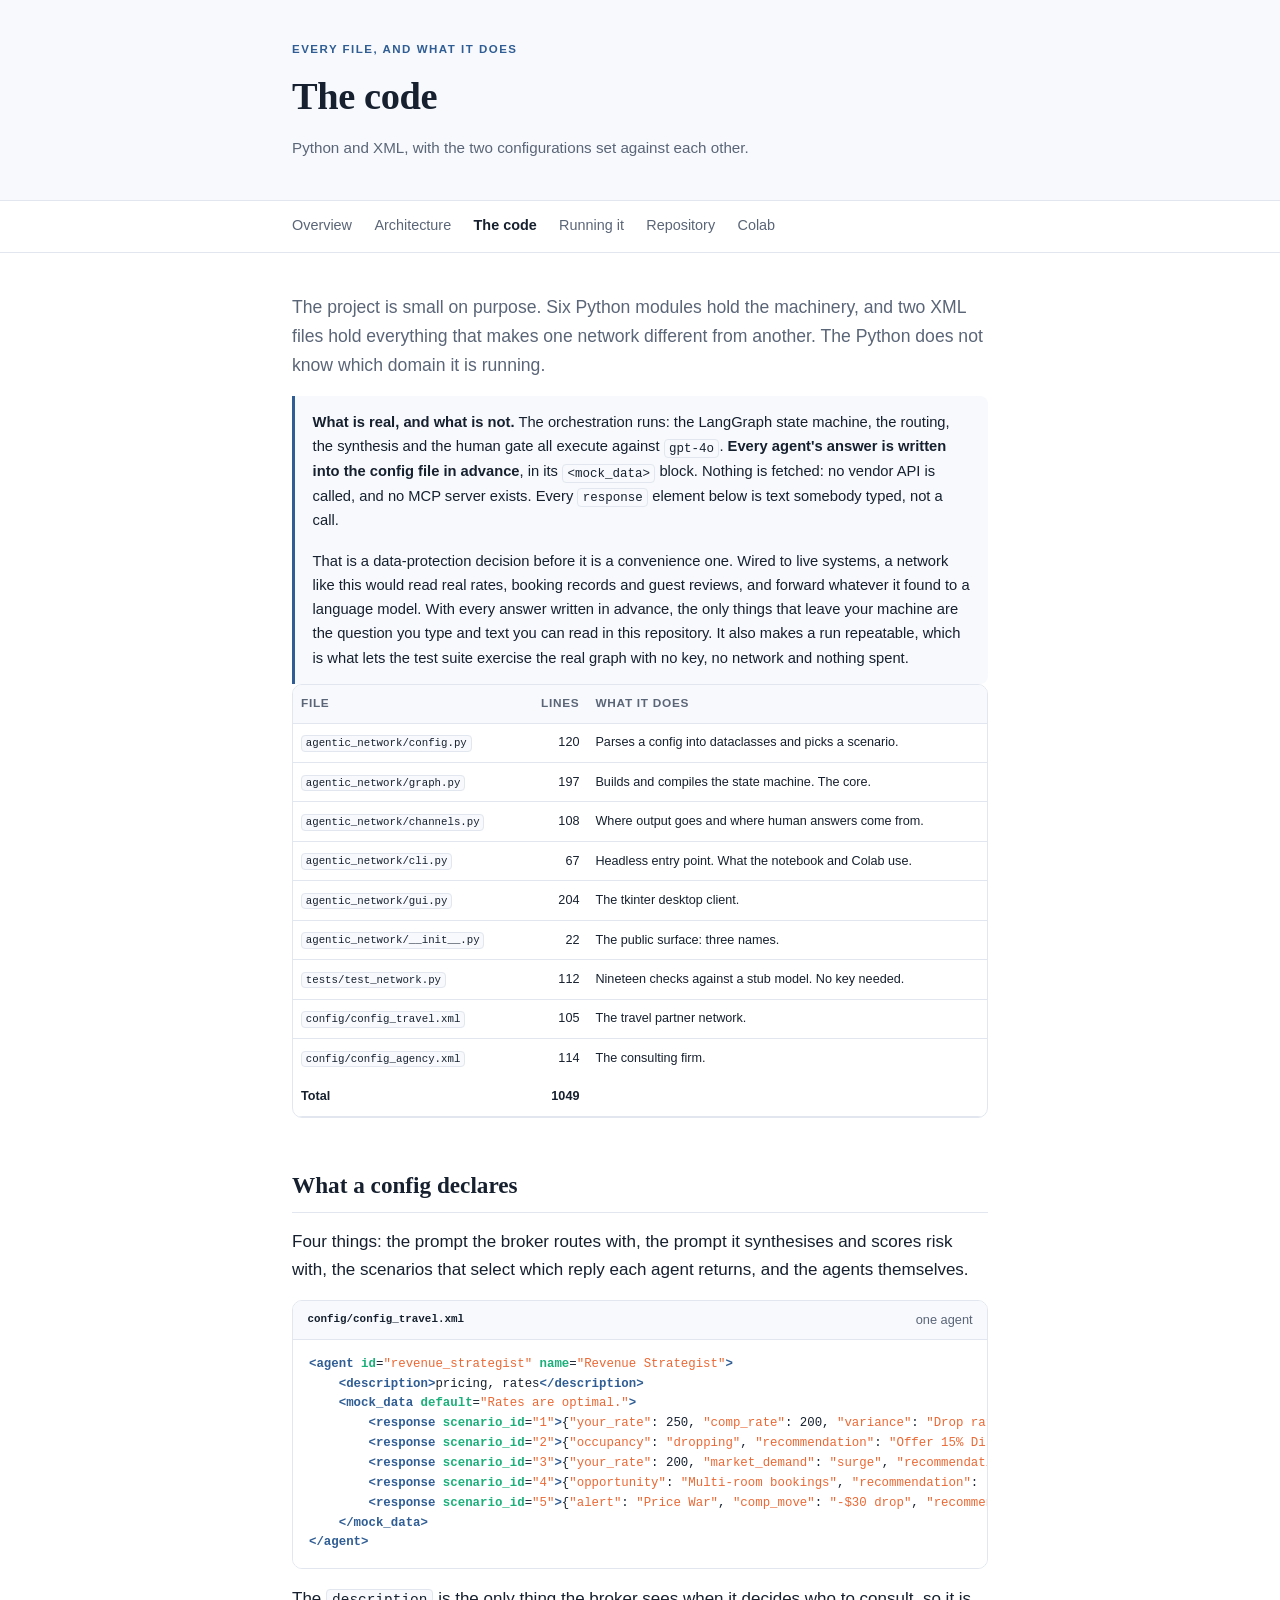
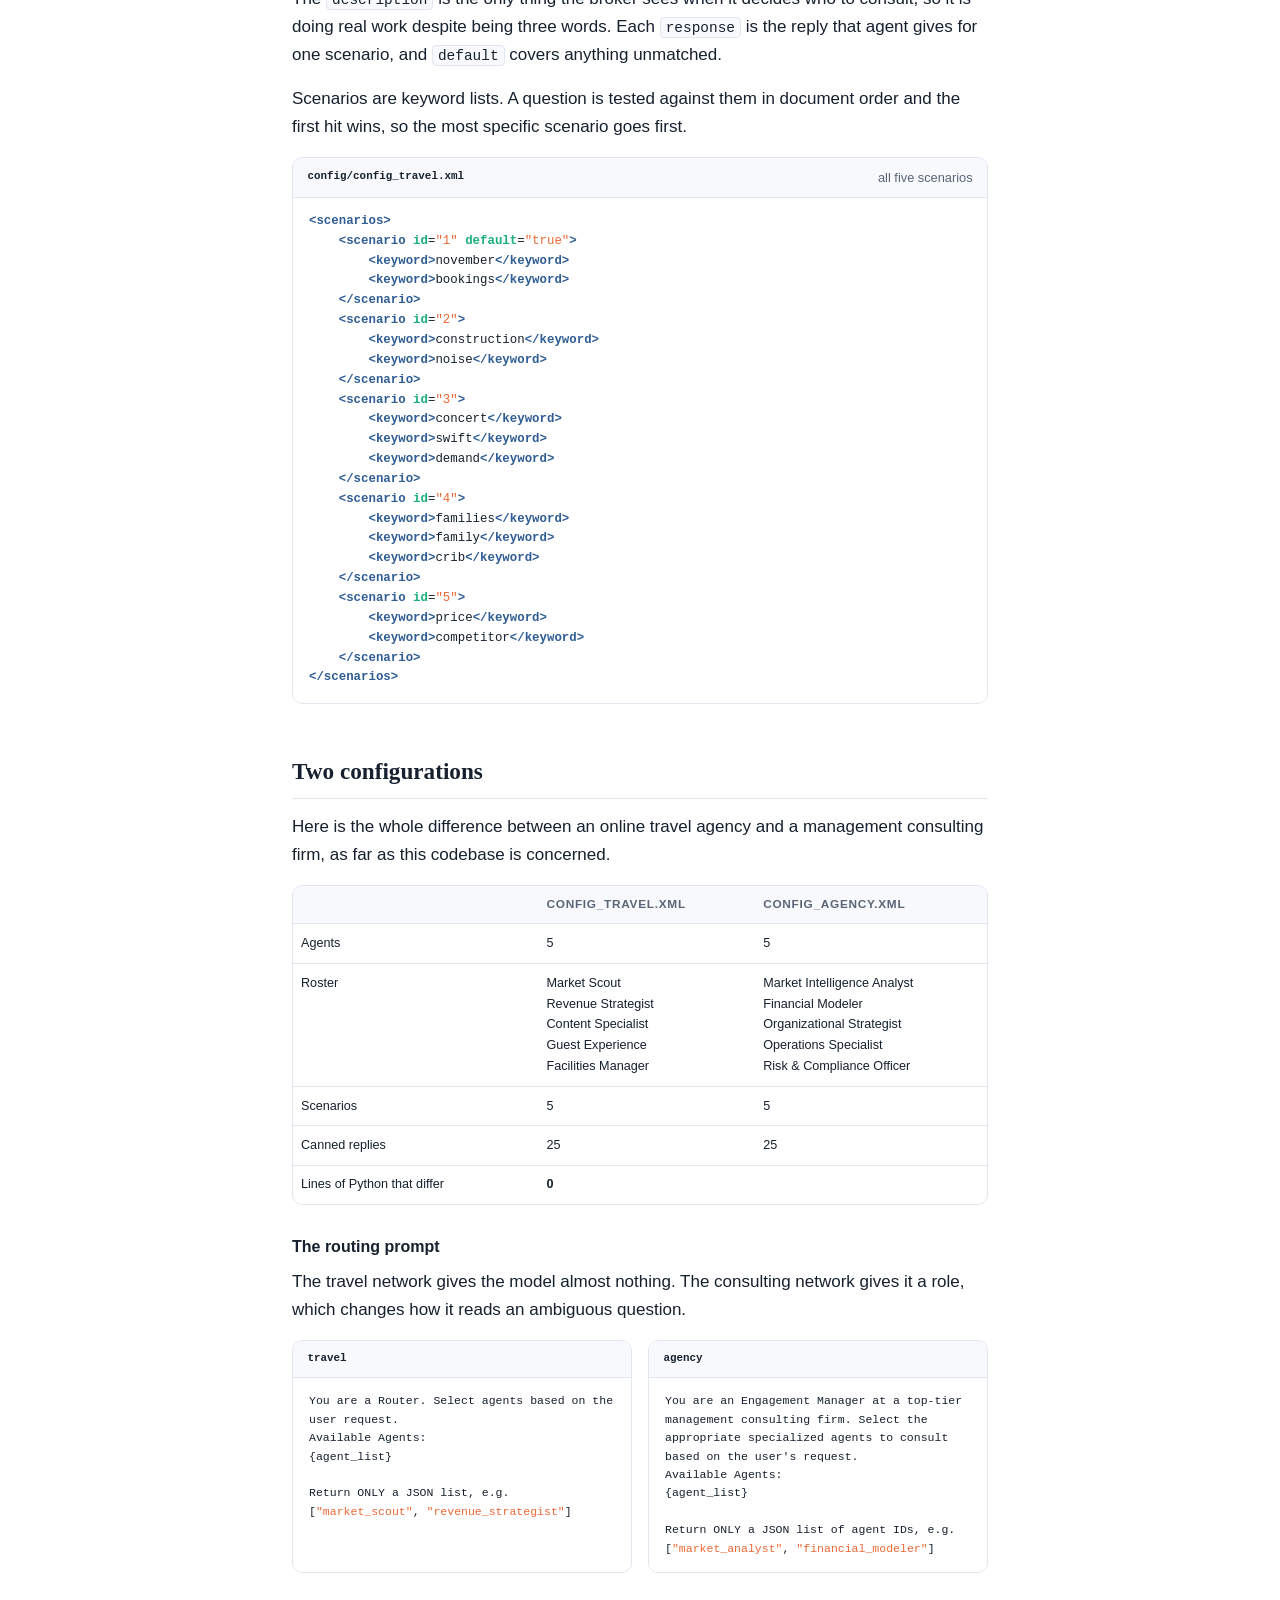
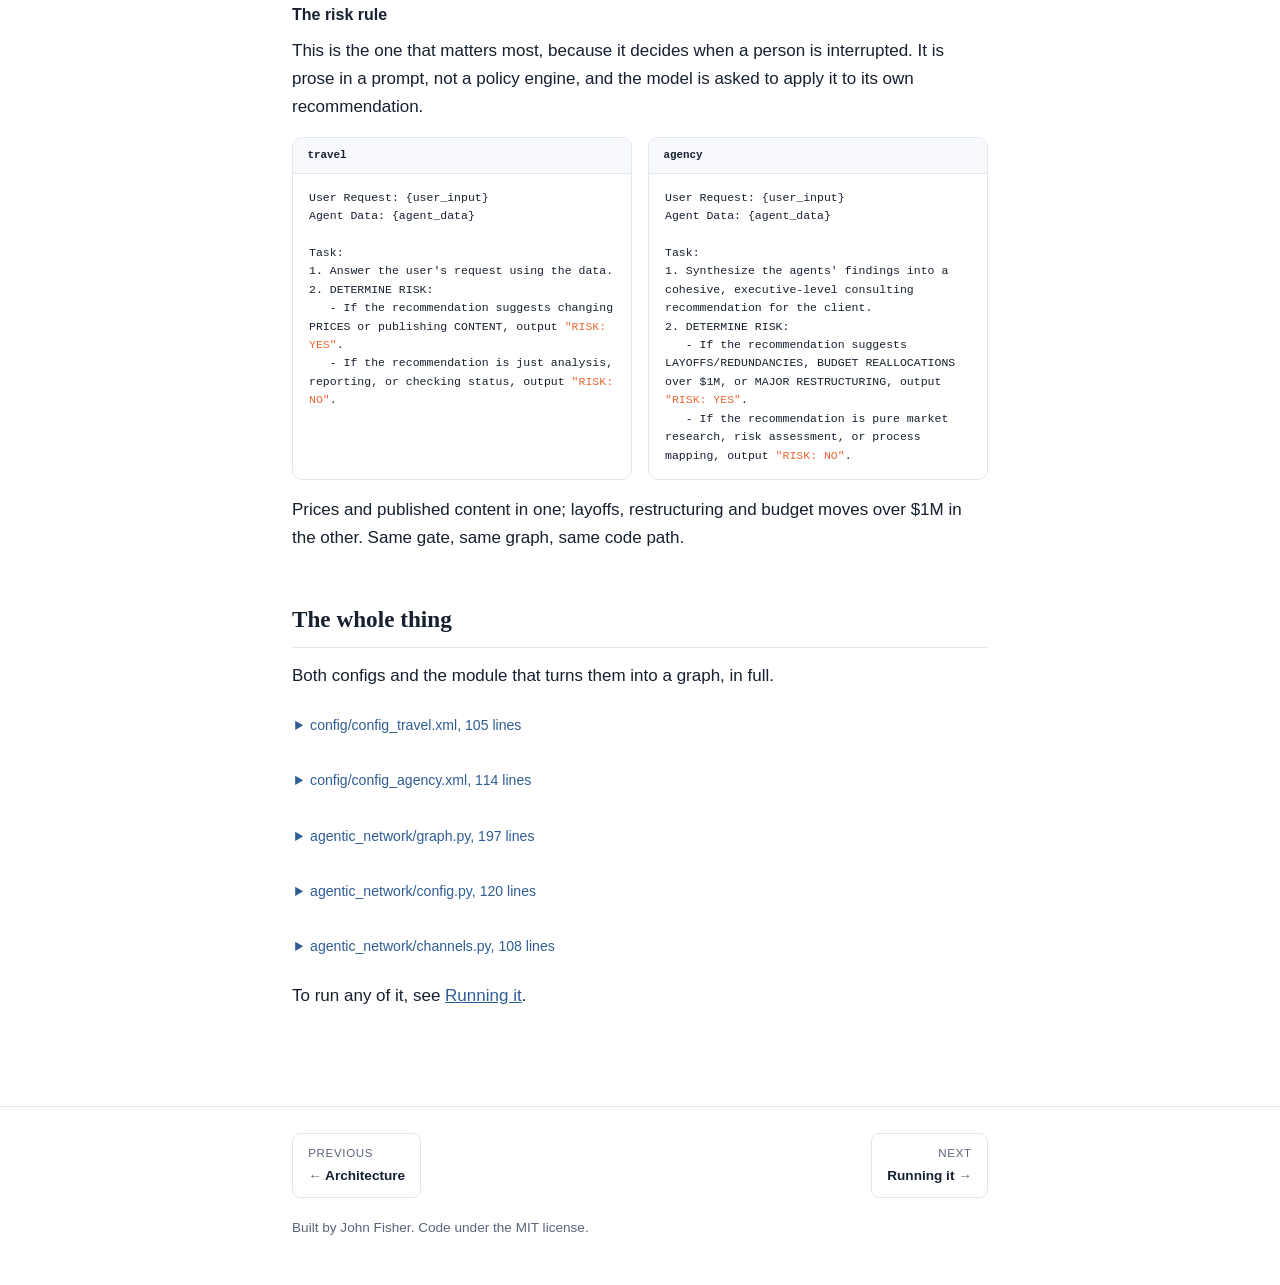
<file: public/code.html>
<!DOCTYPE html>
<html lang="en">
<head>
<meta charset="utf-8">
<meta name="viewport" content="width=device-width, initial-scale=1">
<title>The code · A Config-Driven Agent Network</title>
<meta name="description" content="The package, the config format, and the two XML files that turn one LangGraph state machine into a travel partner network or a consulting firm.">
<link rel="canonical" href="https://johnfisher-ai.github.io/fisher-agentic-network-langgraph/code.html">
<meta name="author" content="John Fisher">
<meta name="theme-color" content="#2f5d94">
<meta property="og:type" content="website">
<meta property="og:site_name" content="A Config-Driven Agent Network">
<meta property="og:title" content="The code behind a config-driven agent network">
<meta property="og:description" content="Six Python modules and two XML files. The Python never changes between domains; the XML is the whole difference.">
<meta property="og:url" content="https://johnfisher-ai.github.io/fisher-agentic-network-langgraph/code.html">
<meta property="og:image" content="https://johnfisher-ai.github.io/fisher-agentic-network-langgraph/assets/img/social-card.png">
<meta property="og:image:width" content="1200">
<meta property="og:image:height" content="627">
<meta property="og:image:alt" content="A broker agent fanning out to five specialist agents, with a human approval gate on the risky path.">
<meta name="twitter:card" content="summary_large_image">
<meta name="twitter:title" content="The code behind a config-driven agent network">
<meta name="twitter:description" content="Six Python modules and two XML files. The Python never changes between domains; the XML is the whole difference.">
<meta name="twitter:image" content="https://johnfisher-ai.github.io/fisher-agentic-network-langgraph/assets/img/social-card.png">
<link rel="stylesheet" href="assets/css/site.css">
</head>
<body>

<header class="top">
  <div class="wrap">
    <p class="kicker">Every file, and what it does</p>
    <h1>The code</h1>
    <p class="byline">Python and XML, with the two configurations set against each other.</p>
  </div>
</header>

<nav class="site"><div class="wrap"><a href="./">Overview</a><a href="architecture.html">Architecture</a><a href="code.html" aria-current="page">The code</a><a href="run.html">Running it</a><a href="https://github.com/johnfisher-ai/fisher-agentic-network-langgraph">Repository</a><a href="https://colab.research.google.com/github/johnfisher-ai/fisher-agentic-network-langgraph/blob/main/notebooks/agentic_network.ipynb">Colab</a></div></nav>

<main>
<div class="wrap">

  <section>
    <p class="lede">The project is small on purpose. Six Python modules hold the machinery, and
    two XML files hold everything that makes one network different from another. The Python
    does not know which domain it is running.</p>

    <div class="note">
      <p><strong>What is real, and what is not.</strong> The orchestration runs: the LangGraph state machine, the routing, the synthesis and the human gate all execute against <code>gpt-4o</code>. <strong>Every agent's answer is written into the config file in advance</strong>, in its <code>&lt;mock_data&gt;</code> block. Nothing is fetched: no vendor API is called, and no MCP server exists.
      Every <code>response</code> element below is text somebody typed, not a call.</p>
      <p>That is a data-protection decision before it is a convenience one. Wired to live systems, a network like this would read real rates, booking records and guest reviews, and forward whatever it found to a language model. With every answer written in advance, the only things that leave your machine are the question you type and text you can read in this repository. It also makes a run repeatable, which is what lets the test suite exercise the real graph with no key, no network and nothing spent.</p>
    </div>

    <div class="scroll">
      <table class="stats">
        <thead><tr><th>File</th><th class="num">Lines</th><th>What it does</th></tr></thead>
        <tbody><tr><td class="item"><code>agentic_network/config.py</code></td><td class="num">120</td><td>Parses a config into dataclasses and picks a scenario.</td></tr><tr><td class="item"><code>agentic_network/graph.py</code></td><td class="num">197</td><td>Builds and compiles the state machine. The core.</td></tr><tr><td class="item"><code>agentic_network/channels.py</code></td><td class="num">108</td><td>Where output goes and where human answers come from.</td></tr><tr><td class="item"><code>agentic_network/cli.py</code></td><td class="num">67</td><td>Headless entry point. What the notebook and Colab use.</td></tr><tr><td class="item"><code>agentic_network/gui.py</code></td><td class="num">204</td><td>The tkinter desktop client.</td></tr><tr><td class="item"><code>agentic_network/__init__.py</code></td><td class="num">22</td><td>The public surface: three names.</td></tr><tr><td class="item"><code>tests/test_network.py</code></td><td class="num">112</td><td>Nineteen checks against a stub model. No key needed.</td></tr><tr><td class="item"><code>config/config_travel.xml</code></td><td class="num">105</td><td>The travel partner network.</td></tr><tr><td class="item"><code>config/config_agency.xml</code></td><td class="num">114</td><td>The consulting firm.</td></tr></tbody>
        <tfoot><tr><td class="item"><strong>Total</strong></td>
          <td class="num"><strong>1049</strong></td><td></td></tr></tfoot>
      </table>
    </div>
  </section>

  <section>
    <h2>What a config declares</h2>
    <p>Four things: the prompt the broker routes with, the prompt it synthesises and scores risk
    with, the scenarios that select which reply each agent returns, and the agents
    themselves.</p>

    <div class="codewrap"><div class="head"><code>config/config_travel.xml</code><span>one agent</span></div><pre class="code"><span class="sas-k">&lt;agent</span> <span class="sas-p">id</span>=<span class="sas-s">&quot;revenue_strategist&quot;</span> <span class="sas-p">name</span>=<span class="sas-s">&quot;Revenue Strategist&quot;</span><span class="sas-k">&gt;</span>
    <span class="sas-k">&lt;description</span><span class="sas-k">&gt;</span>pricing, rates<span class="sas-k">&lt;/description</span><span class="sas-k">&gt;</span>
    <span class="sas-k">&lt;mock_data</span> <span class="sas-p">default</span>=<span class="sas-s">&quot;Rates are optimal.&quot;</span><span class="sas-k">&gt;</span>
        <span class="sas-k">&lt;response</span> <span class="sas-p">scenario_id</span>=<span class="sas-s">&quot;1&quot;</span><span class="sas-k">&gt;</span>{<span class="sas-s">&quot;your_rate&quot;</span>: 250, <span class="sas-s">&quot;comp_rate&quot;</span>: 200, <span class="sas-s">&quot;variance&quot;</span>: <span class="sas-s">&quot;Drop rate by $50&quot;</span>, <span class="sas-s">&quot;recommendation&quot;</span>: <span class="sas-s">&quot;Drop Rate&quot;</span>}<span class="sas-k">&lt;/response</span><span class="sas-k">&gt;</span>
        <span class="sas-k">&lt;response</span> <span class="sas-p">scenario_id</span>=<span class="sas-s">&quot;2&quot;</span><span class="sas-k">&gt;</span>{<span class="sas-s">&quot;occupancy&quot;</span>: <span class="sas-s">&quot;dropping&quot;</span>, <span class="sas-s">&quot;recommendation&quot;</span>: <span class="sas-s">&quot;Offer 15% Discount&quot;</span>}<span class="sas-k">&lt;/response</span><span class="sas-k">&gt;</span>
        <span class="sas-k">&lt;response</span> <span class="sas-p">scenario_id</span>=<span class="sas-s">&quot;3&quot;</span><span class="sas-k">&gt;</span>{<span class="sas-s">&quot;your_rate&quot;</span>: 200, <span class="sas-s">&quot;market_demand&quot;</span>: <span class="sas-s">&quot;surge&quot;</span>, <span class="sas-s">&quot;recommendation&quot;</span>: <span class="sas-s">&quot;Raise Rate to $350&quot;</span>}<span class="sas-k">&lt;/response</span><span class="sas-k">&gt;</span>
        <span class="sas-k">&lt;response</span> <span class="sas-p">scenario_id</span>=<span class="sas-s">&quot;4&quot;</span><span class="sas-k">&gt;</span>{<span class="sas-s">&quot;opportunity&quot;</span>: <span class="sas-s">&quot;Multi-room bookings&quot;</span>, <span class="sas-s">&quot;recommendation&quot;</span>: <span class="sas-s">&quot;Create Family Package&quot;</span>}<span class="sas-k">&lt;/response</span><span class="sas-k">&gt;</span>
        <span class="sas-k">&lt;response</span> <span class="sas-p">scenario_id</span>=<span class="sas-s">&quot;5&quot;</span><span class="sas-k">&gt;</span>{<span class="sas-s">&quot;alert&quot;</span>: <span class="sas-s">&quot;Price War&quot;</span>, <span class="sas-s">&quot;comp_move&quot;</span>: <span class="sas-s">&quot;-$30 drop&quot;</span>, <span class="sas-s">&quot;recommendation&quot;</span>: <span class="sas-s">&quot;Match competitor rate or add value&quot;</span>}<span class="sas-k">&lt;/response</span><span class="sas-k">&gt;</span>
    <span class="sas-k">&lt;/mock_data</span><span class="sas-k">&gt;</span>
<span class="sas-k">&lt;/agent</span><span class="sas-k">&gt;</span></pre></div>

    <p>The <code>description</code> is the only thing the broker sees when it decides who to
    consult, so it is doing real work despite being three words. Each
    <code>response</code> is the reply that agent gives for one scenario, and
    <code>default</code> covers anything unmatched.</p>

    <p>Scenarios are keyword lists. A question is tested against them in document order and the
    first hit wins, so the most specific scenario goes first.</p>

    <div class="codewrap"><div class="head"><code>config/config_travel.xml</code><span>all five scenarios</span></div><pre class="code"><span class="sas-k">&lt;scenarios</span><span class="sas-k">&gt;</span>
    <span class="sas-k">&lt;scenario</span> <span class="sas-p">id</span>=<span class="sas-s">&quot;1&quot;</span> <span class="sas-p">default</span>=<span class="sas-s">&quot;true&quot;</span><span class="sas-k">&gt;</span>
        <span class="sas-k">&lt;keyword</span><span class="sas-k">&gt;</span>november<span class="sas-k">&lt;/keyword</span><span class="sas-k">&gt;</span>
        <span class="sas-k">&lt;keyword</span><span class="sas-k">&gt;</span>bookings<span class="sas-k">&lt;/keyword</span><span class="sas-k">&gt;</span>
    <span class="sas-k">&lt;/scenario</span><span class="sas-k">&gt;</span>
    <span class="sas-k">&lt;scenario</span> <span class="sas-p">id</span>=<span class="sas-s">&quot;2&quot;</span><span class="sas-k">&gt;</span>
        <span class="sas-k">&lt;keyword</span><span class="sas-k">&gt;</span>construction<span class="sas-k">&lt;/keyword</span><span class="sas-k">&gt;</span>
        <span class="sas-k">&lt;keyword</span><span class="sas-k">&gt;</span>noise<span class="sas-k">&lt;/keyword</span><span class="sas-k">&gt;</span>
    <span class="sas-k">&lt;/scenario</span><span class="sas-k">&gt;</span>
    <span class="sas-k">&lt;scenario</span> <span class="sas-p">id</span>=<span class="sas-s">&quot;3&quot;</span><span class="sas-k">&gt;</span>
        <span class="sas-k">&lt;keyword</span><span class="sas-k">&gt;</span>concert<span class="sas-k">&lt;/keyword</span><span class="sas-k">&gt;</span>
        <span class="sas-k">&lt;keyword</span><span class="sas-k">&gt;</span>swift<span class="sas-k">&lt;/keyword</span><span class="sas-k">&gt;</span>
        <span class="sas-k">&lt;keyword</span><span class="sas-k">&gt;</span>demand<span class="sas-k">&lt;/keyword</span><span class="sas-k">&gt;</span>
    <span class="sas-k">&lt;/scenario</span><span class="sas-k">&gt;</span>
    <span class="sas-k">&lt;scenario</span> <span class="sas-p">id</span>=<span class="sas-s">&quot;4&quot;</span><span class="sas-k">&gt;</span>
        <span class="sas-k">&lt;keyword</span><span class="sas-k">&gt;</span>families<span class="sas-k">&lt;/keyword</span><span class="sas-k">&gt;</span>
        <span class="sas-k">&lt;keyword</span><span class="sas-k">&gt;</span>family<span class="sas-k">&lt;/keyword</span><span class="sas-k">&gt;</span>
        <span class="sas-k">&lt;keyword</span><span class="sas-k">&gt;</span>crib<span class="sas-k">&lt;/keyword</span><span class="sas-k">&gt;</span>
    <span class="sas-k">&lt;/scenario</span><span class="sas-k">&gt;</span>
    <span class="sas-k">&lt;scenario</span> <span class="sas-p">id</span>=<span class="sas-s">&quot;5&quot;</span><span class="sas-k">&gt;</span>
        <span class="sas-k">&lt;keyword</span><span class="sas-k">&gt;</span>price<span class="sas-k">&lt;/keyword</span><span class="sas-k">&gt;</span>
        <span class="sas-k">&lt;keyword</span><span class="sas-k">&gt;</span>competitor<span class="sas-k">&lt;/keyword</span><span class="sas-k">&gt;</span>
    <span class="sas-k">&lt;/scenario</span><span class="sas-k">&gt;</span>
<span class="sas-k">&lt;/scenarios</span><span class="sas-k">&gt;</span></pre></div>
  </section>

  <section>
    <h2>Two configurations</h2>
    <p>Here is the whole difference between an online travel agency and a management consulting
    firm, as far as this codebase is concerned.</p>

    <div class="scroll">
      <table class="stats">
        <thead><tr><th></th><th>config_travel.xml</th><th>config_agency.xml</th></tr></thead>
        <tbody>
          <tr><td class="item">Agents</td>
              <td>5</td><td>5</td></tr>
          <tr><td class="item">Roster</td>
              <td>Market Scout<br>Revenue Strategist<br>Content Specialist<br>Guest Experience<br>Facilities Manager</td>
              <td>Market Intelligence Analyst<br>Financial Modeler<br>Organizational Strategist<br>Operations Specialist<br>Risk & Compliance Officer</td></tr>
          <tr><td class="item">Scenarios</td>
              <td>5</td><td>5</td></tr>
          <tr><td class="item">Canned replies</td>
              <td>25</td>
              <td>25</td></tr>
          <tr><td class="item">Lines of Python that differ</td>
              <td colspan="2"><strong>0</strong></td></tr>
        </tbody>
      </table>
    </div>

    <h3>The routing prompt</h3>
    <p>The travel network gives the model almost nothing. The consulting network gives it a
    role, which changes how it reads an ambiguous question.</p>
    <div class="side">
      <div class="codewrap"><div class="head"><code>travel</code></div><pre class="code">You are a Router. Select agents based on the user request.
Available Agents: 
{agent_list}

Return ONLY a JSON list, e.g. [<span class="sas-s">&quot;market_scout&quot;</span>, <span class="sas-s">&quot;revenue_strategist&quot;</span>]</pre></div>
      <div class="codewrap"><div class="head"><code>agency</code></div><pre class="code">You are an Engagement Manager at a top-tier management consulting firm. Select the appropriate specialized agents to consult based on the user&#x27;s request.
Available Agents: 
{agent_list}

Return ONLY a JSON list of agent IDs, e.g. [<span class="sas-s">&quot;market_analyst&quot;</span>, <span class="sas-s">&quot;financial_modeler&quot;</span>]</pre></div>
    </div>

    <h3>The risk rule</h3>
    <p>This is the one that matters most, because it decides when a person is interrupted. It is
    prose in a prompt, not a policy engine, and the model is asked to apply it to its own
    recommendation.</p>
    <div class="side">
      <div class="codewrap"><div class="head"><code>travel</code></div><pre class="code">User Request: {user_input}
Agent Data: {agent_data}

Task: 
1. Answer the user&#x27;s request using the data.
2. DETERMINE RISK: 
   - If the recommendation suggests changing PRICES or publishing CONTENT, output <span class="sas-s">&quot;RISK: YES&quot;</span>.
   - If the recommendation is just analysis, reporting, or checking status, output <span class="sas-s">&quot;RISK: NO&quot;</span>.</pre></div>
      <div class="codewrap"><div class="head"><code>agency</code></div><pre class="code">User Request: {user_input}
Agent Data: {agent_data}

Task: 
1. Synthesize the agents&#x27; findings into a cohesive, executive-level consulting recommendation for the client.
2. DETERMINE RISK: 
   - If the recommendation suggests LAYOFFS/REDUNDANCIES, BUDGET REALLOCATIONS over $1M, or MAJOR RESTRUCTURING, output <span class="sas-s">&quot;RISK: YES&quot;</span>.
   - If the recommendation is pure market research, risk assessment, or process mapping, output <span class="sas-s">&quot;RISK: NO&quot;</span>.</pre></div>
    </div>

    <p>Prices and published content in one; layoffs, restructuring and budget moves over $1M in
    the other. Same gate, same graph, same code path.</p>
  </section>

  <section>
    <h2>The whole thing</h2>
    <p>Both configs and the module that turns them into a graph, in full.</p>

    <details class="src"><summary>config/config_travel.xml, 105 lines</summary><div class="codewrap"><div class="head"><code>config/config_travel.xml</code></div><pre class="code clip"><span class="sas-c">&lt;?xml version=&quot;1.0&quot; encoding=&quot;UTF-8&quot;?&gt;</span>
<span class="sas-k">&lt;system_config</span><span class="sas-k">&gt;</span>
    <span class="sas-k">&lt;prompts</span><span class="sas-k">&gt;</span>
        <span class="sas-k">&lt;router_prompt</span><span class="sas-k">&gt;</span>
<span class="sas-s">&lt;![CDATA[You are a Router. Select agents based on the user request.
Available Agents: 
{agent_list}

Return ONLY a JSON list, e.g. [&quot;market_scout&quot;, &quot;revenue_strategist&quot;]]]&gt;</span>
        <span class="sas-k">&lt;/router_prompt</span><span class="sas-k">&gt;</span>
        
        <span class="sas-k">&lt;synthesis_prompt</span><span class="sas-k">&gt;</span>
<span class="sas-s">&lt;![CDATA[User Request: {user_input}
Agent Data: {agent_data}

Task: 
1. Answer the user&#x27;s request using the data.
2. DETERMINE RISK: 
   - If the recommendation suggests changing PRICES or publishing CONTENT, output &quot;RISK: YES&quot;.
   - If the recommendation is just analysis, reporting, or checking status, output &quot;RISK: NO&quot;.]]&gt;</span>
        <span class="sas-k">&lt;/synthesis_prompt</span><span class="sas-k">&gt;</span>
    <span class="sas-k">&lt;/prompts</span><span class="sas-k">&gt;</span>

    <span class="sas-k">&lt;scenarios</span><span class="sas-k">&gt;</span>
        <span class="sas-k">&lt;scenario</span> <span class="sas-p">id</span>=<span class="sas-s">&quot;1&quot;</span> <span class="sas-p">default</span>=<span class="sas-s">&quot;true&quot;</span><span class="sas-k">&gt;</span>
            <span class="sas-k">&lt;keyword</span><span class="sas-k">&gt;</span>november<span class="sas-k">&lt;/keyword</span><span class="sas-k">&gt;</span>
            <span class="sas-k">&lt;keyword</span><span class="sas-k">&gt;</span>bookings<span class="sas-k">&lt;/keyword</span><span class="sas-k">&gt;</span>
        <span class="sas-k">&lt;/scenario</span><span class="sas-k">&gt;</span>
        <span class="sas-k">&lt;scenario</span> <span class="sas-p">id</span>=<span class="sas-s">&quot;2&quot;</span><span class="sas-k">&gt;</span>
            <span class="sas-k">&lt;keyword</span><span class="sas-k">&gt;</span>construction<span class="sas-k">&lt;/keyword</span><span class="sas-k">&gt;</span>
            <span class="sas-k">&lt;keyword</span><span class="sas-k">&gt;</span>noise<span class="sas-k">&lt;/keyword</span><span class="sas-k">&gt;</span>
        <span class="sas-k">&lt;/scenario</span><span class="sas-k">&gt;</span>
        <span class="sas-k">&lt;scenario</span> <span class="sas-p">id</span>=<span class="sas-s">&quot;3&quot;</span><span class="sas-k">&gt;</span>
            <span class="sas-k">&lt;keyword</span><span class="sas-k">&gt;</span>concert<span class="sas-k">&lt;/keyword</span><span class="sas-k">&gt;</span>
            <span class="sas-k">&lt;keyword</span><span class="sas-k">&gt;</span>swift<span class="sas-k">&lt;/keyword</span><span class="sas-k">&gt;</span>
            <span class="sas-k">&lt;keyword</span><span class="sas-k">&gt;</span>demand<span class="sas-k">&lt;/keyword</span><span class="sas-k">&gt;</span>
        <span class="sas-k">&lt;/scenario</span><span class="sas-k">&gt;</span>
        <span class="sas-k">&lt;scenario</span> <span class="sas-p">id</span>=<span class="sas-s">&quot;4&quot;</span><span class="sas-k">&gt;</span>
            <span class="sas-k">&lt;keyword</span><span class="sas-k">&gt;</span>families<span class="sas-k">&lt;/keyword</span><span class="sas-k">&gt;</span>
            <span class="sas-k">&lt;keyword</span><span class="sas-k">&gt;</span>family<span class="sas-k">&lt;/keyword</span><span class="sas-k">&gt;</span>
            <span class="sas-k">&lt;keyword</span><span class="sas-k">&gt;</span>crib<span class="sas-k">&lt;/keyword</span><span class="sas-k">&gt;</span>
        <span class="sas-k">&lt;/scenario</span><span class="sas-k">&gt;</span>
        <span class="sas-k">&lt;scenario</span> <span class="sas-p">id</span>=<span class="sas-s">&quot;5&quot;</span><span class="sas-k">&gt;</span>
            <span class="sas-k">&lt;keyword</span><span class="sas-k">&gt;</span>price<span class="sas-k">&lt;/keyword</span><span class="sas-k">&gt;</span>
            <span class="sas-k">&lt;keyword</span><span class="sas-k">&gt;</span>competitor<span class="sas-k">&lt;/keyword</span><span class="sas-k">&gt;</span>
        <span class="sas-k">&lt;/scenario</span><span class="sas-k">&gt;</span>
    <span class="sas-k">&lt;/scenarios</span><span class="sas-k">&gt;</span>

    <span class="sas-k">&lt;agents</span><span class="sas-k">&gt;</span>
        <span class="sas-k">&lt;agent</span> <span class="sas-p">id</span>=<span class="sas-s">&quot;market_scout&quot;</span> <span class="sas-p">name</span>=<span class="sas-s">&quot;Market Scout&quot;</span><span class="sas-k">&gt;</span>
            <span class="sas-k">&lt;description</span><span class="sas-k">&gt;</span>events, weather<span class="sas-k">&lt;/description</span><span class="sas-k">&gt;</span>
            <span class="sas-k">&lt;mock_data</span> <span class="sas-p">default</span>=<span class="sas-s">&quot;No significant market alerts.&quot;</span><span class="sas-k">&gt;</span>
                <span class="sas-k">&lt;response</span> <span class="sas-p">scenario_id</span>=<span class="sas-s">&quot;1&quot;</span><span class="sas-k">&gt;</span>{<span class="sas-s">&quot;event&quot;</span>: <span class="sas-s">&quot;Tech Summit&quot;</span>, <span class="sas-s">&quot;status&quot;</span>: <span class="sas-s">&quot;CANCELLED&quot;</span>, <span class="sas-s">&quot;impact&quot;</span>: <span class="sas-s">&quot;negative demand&quot;</span>}<span class="sas-k">&lt;/response</span><span class="sas-k">&gt;</span>
                <span class="sas-k">&lt;response</span> <span class="sas-p">scenario_id</span>=<span class="sas-s">&quot;2&quot;</span><span class="sas-k">&gt;</span>{<span class="sas-s">&quot;alert&quot;</span>: <span class="sas-s">&quot;City Construction&quot;</span>, <span class="sas-s">&quot;location&quot;</span>: <span class="sas-s">&quot;Main St&quot;</span>, <span class="sas-s">&quot;duration&quot;</span>: <span class="sas-s">&quot;2 weeks&quot;</span>}<span class="sas-k">&lt;/response</span><span class="sas-k">&gt;</span>
                <span class="sas-k">&lt;response</span> <span class="sas-p">scenario_id</span>=<span class="sas-s">&quot;3&quot;</span><span class="sas-k">&gt;</span>{<span class="sas-s">&quot;event&quot;</span>: <span class="sas-s">&quot;Taylor Swift Eras Tour&quot;</span>, <span class="sas-s">&quot;status&quot;</span>: <span class="sas-s">&quot;NEW_ANNOUNCEMENT&quot;</span>, <span class="sas-s">&quot;impact&quot;</span>: <span class="sas-s">&quot;massive demand spike&quot;</span>}<span class="sas-k">&lt;/response</span><span class="sas-k">&gt;</span>
                <span class="sas-k">&lt;response</span> <span class="sas-p">scenario_id</span>=<span class="sas-s">&quot;4&quot;</span><span class="sas-k">&gt;</span>{<span class="sas-s">&quot;demographic&quot;</span>: <span class="sas-s">&quot;Families&quot;</span>, <span class="sas-s">&quot;flight_capacity&quot;</span>: <span class="sas-s">&quot;+20%&quot;</span>, <span class="sas-s">&quot;origin&quot;</span>: <span class="sas-s">&quot;Domestic&quot;</span>}<span class="sas-k">&lt;/response</span><span class="sas-k">&gt;</span>
                <span class="sas-k">&lt;response</span> <span class="sas-p">scenario_id</span>=<span class="sas-s">&quot;5&quot;</span><span class="sas-k">&gt;</span>{<span class="sas-s">&quot;market_status&quot;</span>: <span class="sas-s">&quot;stable&quot;</span>, <span class="sas-s">&quot;competitor_activity&quot;</span>: <span class="sas-s">&quot;aggressive discounting&quot;</span>}<span class="sas-k">&lt;/response</span><span class="sas-k">&gt;</span>
            <span class="sas-k">&lt;/mock_data</span><span class="sas-k">&gt;</span>
        <span class="sas-k">&lt;/agent</span><span class="sas-k">&gt;</span>

        <span class="sas-k">&lt;agent</span> <span class="sas-p">id</span>=<span class="sas-s">&quot;revenue_strategist&quot;</span> <span class="sas-p">name</span>=<span class="sas-s">&quot;Revenue Strategist&quot;</span><span class="sas-k">&gt;</span>
            <span class="sas-k">&lt;description</span><span class="sas-k">&gt;</span>pricing, rates<span class="sas-k">&lt;/description</span><span class="sas-k">&gt;</span>
            <span class="sas-k">&lt;mock_data</span> <span class="sas-p">default</span>=<span class="sas-s">&quot;Rates are optimal.&quot;</span><span class="sas-k">&gt;</span>
                <span class="sas-k">&lt;response</span> <span class="sas-p">scenario_id</span>=<span class="sas-s">&quot;1&quot;</span><span class="sas-k">&gt;</span>{<span class="sas-s">&quot;your_rate&quot;</span>: 250, <span class="sas-s">&quot;comp_rate&quot;</span>: 200, <span class="sas-s">&quot;variance&quot;</span>: <span class="sas-s">&quot;Drop rate by $50&quot;</span>, <span class="sas-s">&quot;recommendation&quot;</span>: <span class="sas-s">&quot;Drop Rate&quot;</span>}<span class="sas-k">&lt;/response</span><span class="sas-k">&gt;</span>
                <span class="sas-k">&lt;response</span> <span class="sas-p">scenario_id</span>=<span class="sas-s">&quot;2&quot;</span><span class="sas-k">&gt;</span>{<span class="sas-s">&quot;occupancy&quot;</span>: <span class="sas-s">&quot;dropping&quot;</span>, <span class="sas-s">&quot;recommendation&quot;</span>: <span class="sas-s">&quot;Offer 15% Discount&quot;</span>}<span class="sas-k">&lt;/response</span><span class="sas-k">&gt;</span>
                <span class="sas-k">&lt;response</span> <span class="sas-p">scenario_id</span>=<span class="sas-s">&quot;3&quot;</span><span class="sas-k">&gt;</span>{<span class="sas-s">&quot;your_rate&quot;</span>: 200, <span class="sas-s">&quot;market_demand&quot;</span>: <span class="sas-s">&quot;surge&quot;</span>, <span class="sas-s">&quot;recommendation&quot;</span>: <span class="sas-s">&quot;Raise Rate to $350&quot;</span>}<span class="sas-k">&lt;/response</span><span class="sas-k">&gt;</span>
                <span class="sas-k">&lt;response</span> <span class="sas-p">scenario_id</span>=<span class="sas-s">&quot;4&quot;</span><span class="sas-k">&gt;</span>{<span class="sas-s">&quot;opportunity&quot;</span>: <span class="sas-s">&quot;Multi-room bookings&quot;</span>, <span class="sas-s">&quot;recommendation&quot;</span>: <span class="sas-s">&quot;Create Family Package&quot;</span>}<span class="sas-k">&lt;/response</span><span class="sas-k">&gt;</span>
                <span class="sas-k">&lt;response</span> <span class="sas-p">scenario_id</span>=<span class="sas-s">&quot;5&quot;</span><span class="sas-k">&gt;</span>{<span class="sas-s">&quot;alert&quot;</span>: <span class="sas-s">&quot;Price War&quot;</span>, <span class="sas-s">&quot;comp_move&quot;</span>: <span class="sas-s">&quot;-$30 drop&quot;</span>, <span class="sas-s">&quot;recommendation&quot;</span>: <span class="sas-s">&quot;Match competitor rate or add value&quot;</span>}<span class="sas-k">&lt;/response</span><span class="sas-k">&gt;</span>
            <span class="sas-k">&lt;/mock_data</span><span class="sas-k">&gt;</span>
        <span class="sas-k">&lt;/agent</span><span class="sas-k">&gt;</span>

        <span class="sas-k">&lt;agent</span> <span class="sas-p">id</span>=<span class="sas-s">&quot;content_specialist&quot;</span> <span class="sas-p">name</span>=<span class="sas-s">&quot;Content Specialist&quot;</span><span class="sas-k">&gt;</span>
            <span class="sas-k">&lt;description</span><span class="sas-k">&gt;</span>photos, description<span class="sas-k">&lt;/description</span><span class="sas-k">&gt;</span>
            <span class="sas-k">&lt;mock_data</span> <span class="sas-p">default</span>=<span class="sas-s">&quot;Content score is 100%.&quot;</span><span class="sas-k">&gt;</span>
                <span class="sas-k">&lt;response</span> <span class="sas-p">scenario_id</span>=<span class="sas-s">&quot;1&quot;</span><span class="sas-k">&gt;</span>{<span class="sas-s">&quot;issue&quot;</span>: <span class="sas-s">&quot;Seasonality mismatch&quot;</span>, <span class="sas-s">&quot;current_img&quot;</span>: <span class="sas-s">&quot;Pool&quot;</span>, <span class="sas-s">&quot;suggested_img&quot;</span>: <span class="sas-s">&quot;Fireplace&quot;</span>}<span class="sas-k">&lt;/response</span><span class="sas-k">&gt;</span>
                <span class="sas-k">&lt;response</span> <span class="sas-p">scenario_id</span>=<span class="sas-s">&quot;2&quot;</span><span class="sas-k">&gt;</span>{<span class="sas-s">&quot;action&quot;</span>: <span class="sas-s">&quot;Update Description: Construction Warning.&quot;</span>, <span class="sas-s">&quot;text&quot;</span>: <span class="sas-s">&quot;Entrance via side door due to roadwork&quot;</span>}<span class="sas-k">&lt;/response</span><span class="sas-k">&gt;</span>
                <span class="sas-k">&lt;response</span> <span class="sas-p">scenario_id</span>=<span class="sas-s">&quot;3&quot;</span><span class="sas-k">&gt;</span>{<span class="sas-s">&quot;action&quot;</span>: <span class="sas-s">&quot;SEO Update: Concert Keywords&quot;</span>, <span class="sas-s">&quot;keyword&quot;</span>: <span class="sas-s">&quot;Near Stadium&quot;</span>, <span class="sas-s">&quot;status&quot;</span>: <span class="sas-s">&quot;Applied&quot;</span>}<span class="sas-k">&lt;/response</span><span class="sas-k">&gt;</span>
                <span class="sas-k">&lt;response</span> <span class="sas-p">scenario_id</span>=<span class="sas-s">&quot;4&quot;</span><span class="sas-k">&gt;</span>{<span class="sas-s">&quot;action&quot;</span>: <span class="sas-s">&quot;Add amenity: Cribs&quot;</span>, <span class="sas-s">&quot;detail&quot;</span>: <span class="sas-s">&quot;Tag as an amenity so the listing appears in family filters&quot;</span>}<span class="sas-k">&lt;/response</span><span class="sas-k">&gt;</span>
                <span class="sas-k">&lt;response</span> <span class="sas-p">scenario_id</span>=<span class="sas-s">&quot;5&quot;</span><span class="sas-k">&gt;</span>{<span class="sas-s">&quot;value_prop&quot;</span>: <span class="sas-s">&quot;Free Breakfast&quot;</span>, <span class="sas-s">&quot;action&quot;</span>: <span class="sas-s">&quot;Highlight in Hero Image&quot;</span>}<span class="sas-k">&lt;/response</span><span class="sas-k">&gt;</span>
            <span class="sas-k">&lt;/mock_data</span><span class="sas-k">&gt;</span>
        <span class="sas-k">&lt;/agent</span><span class="sas-k">&gt;</span>

        <span class="sas-k">&lt;agent</span> <span class="sas-p">id</span>=<span class="sas-s">&quot;guest_experience&quot;</span> <span class="sas-p">name</span>=<span class="sas-s">&quot;Guest Experience&quot;</span><span class="sas-k">&gt;</span>
            <span class="sas-k">&lt;description</span><span class="sas-k">&gt;</span>reviews, sentiment<span class="sas-k">&lt;/description</span><span class="sas-k">&gt;</span>
            <span class="sas-k">&lt;mock_data</span> <span class="sas-p">default</span>=<span class="sas-s">&quot;Sentiment is stable.&quot;</span><span class="sas-k">&gt;</span>
                <span class="sas-k">&lt;response</span> <span class="sas-p">scenario_id</span>=<span class="sas-s">&quot;1&quot;</span><span class="sas-k">&gt;</span>{<span class="sas-s">&quot;sentiment&quot;</span>: <span class="sas-s">&quot;Neutral&quot;</span>, <span class="sas-s">&quot;recent_issues&quot;</span>: <span class="sas-s">&quot;None&quot;</span>}<span class="sas-k">&lt;/response</span><span class="sas-k">&gt;</span>
                <span class="sas-k">&lt;response</span> <span class="sas-p">scenario_id</span>=<span class="sas-s">&quot;2&quot;</span><span class="sas-k">&gt;</span>{<span class="sas-s">&quot;sentiment&quot;</span>: <span class="sas-s">&quot;Negative&quot;</span>, <span class="sas-s">&quot;keywords&quot;</span>: [<span class="sas-s">&quot;Noise&quot;</span>, <span class="sas-s">&quot;Drilling&quot;</span>, <span class="sas-s">&quot;Early Morning&quot;</span>]}<span class="sas-k">&lt;/response</span><span class="sas-k">&gt;</span>
                <span class="sas-k">&lt;response</span> <span class="sas-p">scenario_id</span>=<span class="sas-s">&quot;3&quot;</span><span class="sas-k">&gt;</span>{<span class="sas-s">&quot;sentiment&quot;</span>: <span class="sas-s">&quot;Positive&quot;</span>, <span class="sas-s">&quot;keywords&quot;</span>: [<span class="sas-s">&quot;Excited&quot;</span>, <span class="sas-s">&quot;Concert&quot;</span>]}<span class="sas-k">&lt;/response</span><span class="sas-k">&gt;</span>
                <span class="sas-k">&lt;response</span> <span class="sas-p">scenario_id</span>=<span class="sas-s">&quot;4&quot;</span><span class="sas-k">&gt;</span>{<span class="sas-s">&quot;sentiment&quot;</span>: <span class="sas-s">&quot;Positive&quot;</span>, <span class="sas-s">&quot;keywords&quot;</span>: [<span class="sas-s">&quot;Pool Safety&quot;</span>, <span class="sas-s">&quot;Kids Club&quot;</span>]}<span class="sas-k">&lt;/response</span><span class="sas-k">&gt;</span>
                <span class="sas-k">&lt;response</span> <span class="sas-p">scenario_id</span>=<span class="sas-s">&quot;5&quot;</span><span class="sas-k">&gt;</span>{<span class="sas-s">&quot;sentiment&quot;</span>: <span class="sas-s">&quot;Mixed&quot;</span>, <span class="sas-s">&quot;keywords&quot;</span>: [<span class="sas-s">&quot;Expensive&quot;</span>, <span class="sas-s">&quot;Not worth it&quot;</span>]}<span class="sas-k">&lt;/response</span><span class="sas-k">&gt;</span>
            <span class="sas-k">&lt;/mock_data</span><span class="sas-k">&gt;</span>
        <span class="sas-k">&lt;/agent</span><span class="sas-k">&gt;</span>
        
        <span class="sas-k">&lt;agent</span> <span class="sas-p">id</span>=<span class="sas-s">&quot;facilities_manager&quot;</span> <span class="sas-p">name</span>=<span class="sas-s">&quot;Facilities Manager&quot;</span><span class="sas-k">&gt;</span>
            <span class="sas-k">&lt;description</span><span class="sas-k">&gt;</span>maintenance, housekeeping, physical inventory<span class="sas-k">&lt;/description</span><span class="sas-k">&gt;</span>
            <span class="sas-k">&lt;mock_data</span> <span class="sas-p">default</span>=<span class="sas-s">&quot;All facilities operating normally.&quot;</span><span class="sas-k">&gt;</span>
                <span class="sas-k">&lt;response</span> <span class="sas-p">scenario_id</span>=<span class="sas-s">&quot;1&quot;</span><span class="sas-k">&gt;</span>{<span class="sas-s">&quot;status&quot;</span>: <span class="sas-s">&quot;low_occupancy&quot;</span>, <span class="sas-s">&quot;action_recommended&quot;</span>: <span class="sas-s">&quot;Schedule deep cleaning and preventative maintenance for empty wings.&quot;</span>}<span class="sas-k">&lt;/response</span><span class="sas-k">&gt;</span>
                <span class="sas-k">&lt;response</span> <span class="sas-p">scenario_id</span>=<span class="sas-s">&quot;2&quot;</span><span class="sas-k">&gt;</span>{<span class="sas-s">&quot;alert&quot;</span>: <span class="sas-s">&quot;External noise high&quot;</span>, <span class="sas-s">&quot;action_recommended&quot;</span>: <span class="sas-s">&quot;Place complimentary earplugs and apology notes in street-facing rooms.&quot;</span>}<span class="sas-k">&lt;/response</span><span class="sas-k">&gt;</span>
                <span class="sas-k">&lt;response</span> <span class="sas-p">scenario_id</span>=<span class="sas-s">&quot;3&quot;</span><span class="sas-k">&gt;</span>{<span class="sas-s">&quot;status&quot;</span>: <span class="sas-s">&quot;max_occupancy&quot;</span>, <span class="sas-s">&quot;action_recommended&quot;</span>: <span class="sas-s">&quot;Approve overtime for housekeeping to ensure rapid room turnover before the event.&quot;</span>}<span class="sas-k">&lt;/response</span><span class="sas-k">&gt;</span>
                <span class="sas-k">&lt;response</span> <span class="sas-p">scenario_id</span>=<span class="sas-s">&quot;4&quot;</span><span class="sas-k">&gt;</span>{<span class="sas-s">&quot;inventory_check&quot;</span>: <span class="sas-s">&quot;Cribs and rollaway beds&quot;</span>, <span class="sas-s">&quot;in_use&quot;</span>: 2, <span class="sas-s">&quot;available&quot;</span>: 8, <span class="sas-s">&quot;status&quot;</span>: <span class="sas-s">&quot;sufficient&quot;</span>}<span class="sas-k">&lt;/response</span><span class="sas-k">&gt;</span>
                <span class="sas-k">&lt;response</span> <span class="sas-p">scenario_id</span>=<span class="sas-s">&quot;5&quot;</span><span class="sas-k">&gt;</span>{<span class="sas-s">&quot;status&quot;</span>: <span class="sas-s">&quot;standard&quot;</span>, <span class="sas-s">&quot;opportunity&quot;</span>: <span class="sas-s">&quot;Approve free late checkout requests to increase perceived guest value.&quot;</span>}<span class="sas-k">&lt;/response</span><span class="sas-k">&gt;</span>
            <span class="sas-k">&lt;/mock_data</span><span class="sas-k">&gt;</span>
        <span class="sas-k">&lt;/agent</span><span class="sas-k">&gt;</span>
    <span class="sas-k">&lt;/agents</span><span class="sas-k">&gt;</span>
<span class="sas-k">&lt;/system_config</span><span class="sas-k">&gt;</span></pre></div></details>
    <details class="src"><summary>config/config_agency.xml, 114 lines</summary><div class="codewrap"><div class="head"><code>config/config_agency.xml</code></div><pre class="code clip"><span class="sas-c">&lt;?xml version=&quot;1.0&quot; encoding=&quot;UTF-8&quot;?&gt;</span>
<span class="sas-k">&lt;system_config</span><span class="sas-k">&gt;</span>
    <span class="sas-k">&lt;prompts</span><span class="sas-k">&gt;</span>
        <span class="sas-k">&lt;router_prompt</span><span class="sas-k">&gt;</span>
<span class="sas-s">&lt;![CDATA[You are an Engagement Manager at a top-tier management consulting firm. Select the appropriate specialized agents to consult based on the user&#x27;s request.
Available Agents: 
{agent_list}

Return ONLY a JSON list of agent IDs, e.g. [&quot;market_analyst&quot;, &quot;financial_modeler&quot;]]]&gt;</span>
        <span class="sas-k">&lt;/router_prompt</span><span class="sas-k">&gt;</span>
        
        <span class="sas-k">&lt;synthesis_prompt</span><span class="sas-k">&gt;</span>
<span class="sas-s">&lt;![CDATA[User Request: {user_input}
Agent Data: {agent_data}

Task: 
1. Synthesize the agents&#x27; findings into a cohesive, executive-level consulting recommendation for the client.
2. DETERMINE RISK: 
   - If the recommendation suggests LAYOFFS/REDUNDANCIES, BUDGET REALLOCATIONS over $1M, or MAJOR RESTRUCTURING, output &quot;RISK: YES&quot;.
   - If the recommendation is pure market research, risk assessment, or process mapping, output &quot;RISK: NO&quot;.]]&gt;</span>
        <span class="sas-k">&lt;/synthesis_prompt</span><span class="sas-k">&gt;</span>
    <span class="sas-k">&lt;/prompts</span><span class="sas-k">&gt;</span>

    <span class="sas-k">&lt;scenarios</span><span class="sas-k">&gt;</span>
        <span class="sas-k">&lt;scenario</span> <span class="sas-p">id</span>=<span class="sas-s">&quot;1&quot;</span> <span class="sas-p">default</span>=<span class="sas-s">&quot;true&quot;</span><span class="sas-k">&gt;</span>
            <span class="sas-k">&lt;keyword</span><span class="sas-k">&gt;</span>supply<span class="sas-k">&lt;/keyword</span><span class="sas-k">&gt;</span>
            <span class="sas-k">&lt;keyword</span><span class="sas-k">&gt;</span>chain<span class="sas-k">&lt;/keyword</span><span class="sas-k">&gt;</span>
            <span class="sas-k">&lt;keyword</span><span class="sas-k">&gt;</span>freight<span class="sas-k">&lt;/keyword</span><span class="sas-k">&gt;</span>
            <span class="sas-k">&lt;keyword</span><span class="sas-k">&gt;</span>delays<span class="sas-k">&lt;/keyword</span><span class="sas-k">&gt;</span>
        <span class="sas-k">&lt;/scenario</span><span class="sas-k">&gt;</span>
        <span class="sas-k">&lt;scenario</span> <span class="sas-p">id</span>=<span class="sas-s">&quot;2&quot;</span><span class="sas-k">&gt;</span>
            <span class="sas-k">&lt;keyword</span><span class="sas-k">&gt;</span>competitor<span class="sas-k">&lt;/keyword</span><span class="sas-k">&gt;</span>
            <span class="sas-k">&lt;keyword</span><span class="sas-k">&gt;</span>tech<span class="sas-k">&lt;/keyword</span><span class="sas-k">&gt;</span>
            <span class="sas-k">&lt;keyword</span><span class="sas-k">&gt;</span>ai<span class="sas-k">&lt;/keyword</span><span class="sas-k">&gt;</span>
            <span class="sas-k">&lt;keyword</span><span class="sas-k">&gt;</span>launch<span class="sas-k">&lt;/keyword</span><span class="sas-k">&gt;</span>
        <span class="sas-k">&lt;/scenario</span><span class="sas-k">&gt;</span>
        <span class="sas-k">&lt;scenario</span> <span class="sas-p">id</span>=<span class="sas-s">&quot;3&quot;</span><span class="sas-k">&gt;</span>
            <span class="sas-k">&lt;keyword</span><span class="sas-k">&gt;</span>merger<span class="sas-k">&lt;/keyword</span><span class="sas-k">&gt;</span>
            <span class="sas-k">&lt;keyword</span><span class="sas-k">&gt;</span>acquisition<span class="sas-k">&lt;/keyword</span><span class="sas-k">&gt;</span>
            <span class="sas-k">&lt;keyword</span><span class="sas-k">&gt;</span>redundancies<span class="sas-k">&lt;/keyword</span><span class="sas-k">&gt;</span>
            <span class="sas-k">&lt;keyword</span><span class="sas-k">&gt;</span>headcount<span class="sas-k">&lt;/keyword</span><span class="sas-k">&gt;</span>
            <span class="sas-k">&lt;keyword</span><span class="sas-k">&gt;</span>synergies<span class="sas-k">&lt;/keyword</span><span class="sas-k">&gt;</span>
        <span class="sas-k">&lt;/scenario</span><span class="sas-k">&gt;</span>
        <span class="sas-k">&lt;scenario</span> <span class="sas-p">id</span>=<span class="sas-s">&quot;4&quot;</span><span class="sas-k">&gt;</span>
            <span class="sas-k">&lt;keyword</span><span class="sas-k">&gt;</span>expansion<span class="sas-k">&lt;/keyword</span><span class="sas-k">&gt;</span>
            <span class="sas-k">&lt;keyword</span><span class="sas-k">&gt;</span>market<span class="sas-k">&lt;/keyword</span><span class="sas-k">&gt;</span>
            <span class="sas-k">&lt;keyword</span><span class="sas-k">&gt;</span>europe<span class="sas-k">&lt;/keyword</span><span class="sas-k">&gt;</span>
            <span class="sas-k">&lt;keyword</span><span class="sas-k">&gt;</span>hub<span class="sas-k">&lt;/keyword</span><span class="sas-k">&gt;</span>
        <span class="sas-k">&lt;/scenario</span><span class="sas-k">&gt;</span>
        <span class="sas-k">&lt;scenario</span> <span class="sas-p">id</span>=<span class="sas-s">&quot;5&quot;</span><span class="sas-k">&gt;</span>
            <span class="sas-k">&lt;keyword</span><span class="sas-k">&gt;</span>esg<span class="sas-k">&lt;/keyword</span><span class="sas-k">&gt;</span>
            <span class="sas-k">&lt;keyword</span><span class="sas-k">&gt;</span>carbon<span class="sas-k">&lt;/keyword</span><span class="sas-k">&gt;</span>
            <span class="sas-k">&lt;keyword</span><span class="sas-k">&gt;</span>compliance<span class="sas-k">&lt;/keyword</span><span class="sas-k">&gt;</span>
            <span class="sas-k">&lt;keyword</span><span class="sas-k">&gt;</span>regulations<span class="sas-k">&lt;/keyword</span><span class="sas-k">&gt;</span>
        <span class="sas-k">&lt;/scenario</span><span class="sas-k">&gt;</span>
    <span class="sas-k">&lt;/scenarios</span><span class="sas-k">&gt;</span>

    <span class="sas-k">&lt;agents</span><span class="sas-k">&gt;</span>
        <span class="sas-k">&lt;agent</span> <span class="sas-p">id</span>=<span class="sas-s">&quot;market_analyst&quot;</span> <span class="sas-p">name</span>=<span class="sas-s">&quot;Market Intelligence Analyst&quot;</span><span class="sas-k">&gt;</span>
            <span class="sas-k">&lt;description</span><span class="sas-k">&gt;</span>Competitor moves, industry trends, macroeconomics, market share.<span class="sas-k">&lt;/description</span><span class="sas-k">&gt;</span>
            <span class="sas-k">&lt;mock_data</span> <span class="sas-p">default</span>=<span class="sas-s">&quot;Market conditions are currently stable with no major disruptive trends detected.&quot;</span><span class="sas-k">&gt;</span>
                <span class="sas-k">&lt;response</span> <span class="sas-p">scenario_id</span>=<span class="sas-s">&quot;1&quot;</span><span class="sas-k">&gt;</span>{<span class="sas-s">&quot;trend&quot;</span>: <span class="sas-s">&quot;Near-shoring&quot;</span>, <span class="sas-s">&quot;insight&quot;</span>: <span class="sas-s">&quot;Competitors are moving manufacturing to Mexico to avoid trans-Pacific shipping delays.&quot;</span>}<span class="sas-k">&lt;/response</span><span class="sas-k">&gt;</span>
                <span class="sas-k">&lt;response</span> <span class="sas-p">scenario_id</span>=<span class="sas-s">&quot;2&quot;</span><span class="sas-k">&gt;</span>{<span class="sas-s">&quot;competitor_action&quot;</span>: <span class="sas-s">&quot;Product Launch&quot;</span>, <span class="sas-s">&quot;threat_level&quot;</span>: <span class="sas-s">&quot;High&quot;</span>, <span class="sas-s">&quot;insight&quot;</span>: <span class="sas-s">&quot;Competitor X just launched an AI-driven platform capturing 5% market share in Q1.&quot;</span>}<span class="sas-k">&lt;/response</span><span class="sas-k">&gt;</span>
                <span class="sas-k">&lt;response</span> <span class="sas-p">scenario_id</span>=<span class="sas-s">&quot;3&quot;</span><span class="sas-k">&gt;</span>{<span class="sas-s">&quot;trend&quot;</span>: <span class="sas-s">&quot;Industry Consolidation&quot;</span>, <span class="sas-s">&quot;insight&quot;</span>: <span class="sas-s">&quot;MA activity is up 15% in this sector; market expects high synergy realization.&quot;</span>}<span class="sas-k">&lt;/response</span><span class="sas-k">&gt;</span>
                <span class="sas-k">&lt;response</span> <span class="sas-p">scenario_id</span>=<span class="sas-s">&quot;4&quot;</span><span class="sas-k">&gt;</span>{<span class="sas-s">&quot;market_growth&quot;</span>: <span class="sas-s">&quot;Europe&quot;</span>, <span class="sas-s">&quot;cagr&quot;</span>: <span class="sas-s">&quot;8%&quot;</span>, <span class="sas-s">&quot;insight&quot;</span>: <span class="sas-s">&quot;EU market presents strong growth, but local competition is deeply entrenched.&quot;</span>}<span class="sas-k">&lt;/response</span><span class="sas-k">&gt;</span>
                <span class="sas-k">&lt;response</span> <span class="sas-p">scenario_id</span>=<span class="sas-s">&quot;5&quot;</span><span class="sas-k">&gt;</span>{<span class="sas-s">&quot;trend&quot;</span>: <span class="sas-s">&quot;Green Consumerism&quot;</span>, <span class="sas-s">&quot;insight&quot;</span>: <span class="sas-s">&quot;60% of target demographic now factoring carbon footprint into purchasing decisions.&quot;</span>}<span class="sas-k">&lt;/response</span><span class="sas-k">&gt;</span>
            <span class="sas-k">&lt;/mock_data</span><span class="sas-k">&gt;</span>
        <span class="sas-k">&lt;/agent</span><span class="sas-k">&gt;</span>

        <span class="sas-k">&lt;agent</span> <span class="sas-p">id</span>=<span class="sas-s">&quot;financial_modeler&quot;</span> <span class="sas-p">name</span>=<span class="sas-s">&quot;Financial Modeler&quot;</span><span class="sas-k">&gt;</span>
            <span class="sas-k">&lt;description</span><span class="sas-k">&gt;</span>Revenue projections, cost analysis, margin impact, ROI calculations.<span class="sas-k">&lt;/description</span><span class="sas-k">&gt;</span>
            <span class="sas-k">&lt;mock_data</span> <span class="sas-p">default</span>=<span class="sas-s">&quot;Current financial margins are aligned with industry benchmarks.&quot;</span><span class="sas-k">&gt;</span>
                <span class="sas-k">&lt;response</span> <span class="sas-p">scenario_id</span>=<span class="sas-s">&quot;1&quot;</span><span class="sas-k">&gt;</span>{<span class="sas-s">&quot;cost_impact&quot;</span>: <span class="sas-s">&quot;Freight costs up 15%&quot;</span>, <span class="sas-s">&quot;margin_pressure&quot;</span>: <span class="sas-s">&quot;Severe&quot;</span>, <span class="sas-s">&quot;recommendation&quot;</span>: <span class="sas-s">&quot;Hedge fuel costs and renegotiate 3PL contracts.&quot;</span>}<span class="sas-k">&lt;/response</span><span class="sas-k">&gt;</span>
                <span class="sas-k">&lt;response</span> <span class="sas-p">scenario_id</span>=<span class="sas-s">&quot;2&quot;</span><span class="sas-k">&gt;</span>{<span class="sas-s">&quot;revenue_at_risk&quot;</span>: <span class="sas-s">&quot;$15M annually&quot;</span>, <span class="sas-s">&quot;roi_to_match&quot;</span>: <span class="sas-s">&quot;18 months&quot;</span>, <span class="sas-s">&quot;recommendation&quot;</span>: <span class="sas-s">&quot;Allocate $5M RD budget to fast-track matching AI capabilities.&quot;</span>}<span class="sas-k">&lt;/response</span><span class="sas-k">&gt;</span>
                <span class="sas-k">&lt;response</span> <span class="sas-p">scenario_id</span>=<span class="sas-s">&quot;3&quot;</span><span class="sas-k">&gt;</span>{<span class="sas-s">&quot;synergy_target&quot;</span>: <span class="sas-s">&quot;$50M&quot;</span>, <span class="sas-s">&quot;opex_reduction&quot;</span>: <span class="sas-s">&quot;12%&quot;</span>, <span class="sas-s">&quot;recommendation&quot;</span>: <span class="sas-s">&quot;Consolidate overlapping administrative and IT budgets immediately.&quot;</span>}<span class="sas-k">&lt;/response</span><span class="sas-k">&gt;</span>
                <span class="sas-k">&lt;response</span> <span class="sas-p">scenario_id</span>=<span class="sas-s">&quot;4&quot;</span><span class="sas-k">&gt;</span>{<span class="sas-s">&quot;capex_required&quot;</span>: <span class="sas-s">&quot;$10M initial investment&quot;</span>, <span class="sas-s">&quot;payback_period&quot;</span>: <span class="sas-s">&quot;3.5 years&quot;</span>, <span class="sas-s">&quot;recommendation&quot;</span>: <span class="sas-s">&quot;Approve funding gate 1 for regional infrastructure.&quot;</span>}<span class="sas-k">&lt;/response</span><span class="sas-k">&gt;</span>
                <span class="sas-k">&lt;response</span> <span class="sas-p">scenario_id</span>=<span class="sas-s">&quot;5&quot;</span><span class="sas-k">&gt;</span>{<span class="sas-s">&quot;tax_exposure&quot;</span>: <span class="sas-s">&quot;$5M annual carbon tax&quot;</span>, <span class="sas-s">&quot;mitigation_cost&quot;</span>: <span class="sas-s">&quot;$2M retrofitting&quot;</span>, <span class="sas-s">&quot;recommendation&quot;</span>: <span class="sas-s">&quot;Invest in energy efficiency to realize a net $3M annual saving.&quot;</span>}<span class="sas-k">&lt;/response</span><span class="sas-k">&gt;</span>
            <span class="sas-k">&lt;/mock_data</span><span class="sas-k">&gt;</span>
        <span class="sas-k">&lt;/agent</span><span class="sas-k">&gt;</span>

        <span class="sas-k">&lt;agent</span> <span class="sas-p">id</span>=<span class="sas-s">&quot;org_strategist&quot;</span> <span class="sas-p">name</span>=<span class="sas-s">&quot;Organizational Strategist&quot;</span><span class="sas-k">&gt;</span>
            <span class="sas-k">&lt;description</span><span class="sas-k">&gt;</span>Workforce planning, change management, leadership, restructuring.<span class="sas-k">&lt;/description</span><span class="sas-k">&gt;</span>
            <span class="sas-k">&lt;mock_data</span> <span class="sas-p">default</span>=<span class="sas-s">&quot;Organizational health is stable; retention rates are normal.&quot;</span><span class="sas-k">&gt;</span>
                <span class="sas-k">&lt;response</span> <span class="sas-p">scenario_id</span>=<span class="sas-s">&quot;1&quot;</span><span class="sas-k">&gt;</span>{<span class="sas-s">&quot;workforce_gap&quot;</span>: <span class="sas-s">&quot;Procurement Agility&quot;</span>, <span class="sas-s">&quot;recommendation&quot;</span>: <span class="sas-s">&quot;Upskill procurement team on alternative sourcing and dynamic contract negotiation.&quot;</span>}<span class="sas-k">&lt;/response</span><span class="sas-k">&gt;</span>
                <span class="sas-k">&lt;response</span> <span class="sas-p">scenario_id</span>=<span class="sas-s">&quot;2&quot;</span><span class="sas-k">&gt;</span>{<span class="sas-s">&quot;talent_gap&quot;</span>: <span class="sas-s">&quot;AI Engineering&quot;</span>, <span class="sas-s">&quot;recommendation&quot;</span>: <span class="sas-s">&quot;Acqui-hire a boutique AI startup to rapidly onboard necessary technical talent.&quot;</span>}<span class="sas-k">&lt;/response</span><span class="sas-k">&gt;</span>
                <span class="sas-k">&lt;response</span> <span class="sas-p">scenario_id</span>=<span class="sas-s">&quot;3&quot;</span><span class="sas-k">&gt;</span>{<span class="sas-s">&quot;action&quot;</span>: <span class="sas-s">&quot;Restructuring&quot;</span>, <span class="sas-s">&quot;impact&quot;</span>: <span class="sas-s">&quot;10% headcount reduction in overlapping departments.&quot;</span>, <span class="sas-s">&quot;recommendation&quot;</span>: <span class="sas-s">&quot;Draft severance packages and retention bonuses for key personnel.&quot;</span>}<span class="sas-k">&lt;/response</span><span class="sas-k">&gt;</span>
                <span class="sas-k">&lt;response</span> <span class="sas-p">scenario_id</span>=<span class="sas-s">&quot;4&quot;</span><span class="sas-k">&gt;</span>{<span class="sas-s">&quot;hiring_need&quot;</span>: <span class="sas-s">&quot;Regional Leadership&quot;</span>, <span class="sas-s">&quot;recommendation&quot;</span>: <span class="sas-s">&quot;Initiate executive search for a European Managing Director with localized network.&quot;</span>}<span class="sas-k">&lt;/response</span><span class="sas-k">&gt;</span>
                <span class="sas-k">&lt;response</span> <span class="sas-p">scenario_id</span>=<span class="sas-s">&quot;5&quot;</span><span class="sas-k">&gt;</span>{<span class="sas-s">&quot;leadership_gap&quot;</span>: <span class="sas-s">&quot;Sustainability&quot;</span>, <span class="sas-s">&quot;recommendation&quot;</span>: <span class="sas-s">&quot;Appoint a Chief Sustainability Officer (CSO) to report directly to the CEO.&quot;</span>}<span class="sas-k">&lt;/response</span><span class="sas-k">&gt;</span>
            <span class="sas-k">&lt;/mock_data</span><span class="sas-k">&gt;</span>
        <span class="sas-k">&lt;/agent</span><span class="sas-k">&gt;</span>

        <span class="sas-k">&lt;agent</span> <span class="sas-p">id</span>=<span class="sas-s">&quot;operations_specialist&quot;</span> <span class="sas-p">name</span>=<span class="sas-s">&quot;Operations Specialist&quot;</span><span class="sas-k">&gt;</span>
            <span class="sas-k">&lt;description</span><span class="sas-k">&gt;</span>Supply chain efficiency, process optimization, technology/ERP adoption.<span class="sas-k">&lt;/description</span><span class="sas-k">&gt;</span>
            <span class="sas-k">&lt;mock_data</span> <span class="sas-p">default</span>=<span class="sas-s">&quot;Core operational processes are functioning at target utilization rates.&quot;</span><span class="sas-k">&gt;</span>
                <span class="sas-k">&lt;response</span> <span class="sas-p">scenario_id</span>=<span class="sas-s">&quot;1&quot;</span><span class="sas-k">&gt;</span>{<span class="sas-s">&quot;bottleneck&quot;</span>: <span class="sas-s">&quot;Tier-1 Suppliers&quot;</span>, <span class="sas-s">&quot;action&quot;</span>: <span class="sas-s">&quot;Activate secondary suppliers in LATAM to bypass current port congestion.&quot;</span>}<span class="sas-k">&lt;/response</span><span class="sas-k">&gt;</span>
                <span class="sas-k">&lt;response</span> <span class="sas-p">scenario_id</span>=<span class="sas-s">&quot;2&quot;</span><span class="sas-k">&gt;</span>{<span class="sas-s">&quot;tech_debt&quot;</span>: <span class="sas-s">&quot;Legacy Cloud Infrastructure&quot;</span>, <span class="sas-s">&quot;action&quot;</span>: <span class="sas-s">&quot;Migrate core databases to scalable cloud architecture to support new AI workloads.&quot;</span>}<span class="sas-k">&lt;/response</span><span class="sas-k">&gt;</span>
                <span class="sas-k">&lt;response</span> <span class="sas-p">scenario_id</span>=<span class="sas-s">&quot;3&quot;</span><span class="sas-k">&gt;</span>{<span class="sas-s">&quot;integration&quot;</span>: <span class="sas-s">&quot;ERP Systems&quot;</span>, <span class="sas-s">&quot;action&quot;</span>: <span class="sas-s">&quot;Migrate acquired company onto the parent instance of SAP within 90 days.&quot;</span>}<span class="sas-k">&lt;/response</span><span class="sas-k">&gt;</span>
                <span class="sas-k">&lt;response</span> <span class="sas-p">scenario_id</span>=<span class="sas-s">&quot;4&quot;</span><span class="sas-k">&gt;</span>{<span class="sas-s">&quot;logistics&quot;</span>: <span class="sas-s">&quot;Distribution&quot;</span>, <span class="sas-s">&quot;action&quot;</span>: <span class="sas-s">&quot;Establish a centralized fulfillment hub in Germany to serve the EU market.&quot;</span>}<span class="sas-k">&lt;/response</span><span class="sas-k">&gt;</span>
                <span class="sas-k">&lt;response</span> <span class="sas-p">scenario_id</span>=<span class="sas-s">&quot;5&quot;</span><span class="sas-k">&gt;</span>{<span class="sas-s">&quot;facility_update&quot;</span>: <span class="sas-s">&quot;Manufacturing Plants&quot;</span>, <span class="sas-s">&quot;action&quot;</span>: <span class="sas-s">&quot;Retrofit top 3 producing plants with IoT energy monitoring sensors.&quot;</span>}<span class="sas-k">&lt;/response</span><span class="sas-k">&gt;</span>
            <span class="sas-k">&lt;/mock_data</span><span class="sas-k">&gt;</span>
        <span class="sas-k">&lt;/agent</span><span class="sas-k">&gt;</span>

        <span class="sas-k">&lt;agent</span> <span class="sas-p">id</span>=<span class="sas-s">&quot;risk_compliance&quot;</span> <span class="sas-p">name</span>=<span class="sas-s">&quot;Risk &amp;amp; Compliance Officer&quot;</span><span class="sas-k">&gt;</span>
            <span class="sas-k">&lt;description</span><span class="sas-k">&gt;</span>Regulatory changes, legal risks, PR impact, data privacy.<span class="sas-k">&lt;/description</span><span class="sas-k">&gt;</span>
            <span class="sas-k">&lt;mock_data</span> <span class="sas-p">default</span>=<span class="sas-s">&quot;No imminent regulatory or compliance risks detected.&quot;</span><span class="sas-k">&gt;</span>
                <span class="sas-k">&lt;response</span> <span class="sas-p">scenario_id</span>=<span class="sas-s">&quot;1&quot;</span><span class="sas-k">&gt;</span>{<span class="sas-s">&quot;risk_level&quot;</span>: <span class="sas-s">&quot;Low&quot;</span>, <span class="sas-s">&quot;concern&quot;</span>: <span class="sas-s">&quot;Quality control variations with new suppliers.&quot;</span>, <span class="sas-s">&quot;mitigation&quot;</span>: <span class="sas-s">&quot;Deploy on-site quality assurance auditors to LATAM facilities.&quot;</span>}<span class="sas-k">&lt;/response</span><span class="sas-k">&gt;</span>
                <span class="sas-k">&lt;response</span> <span class="sas-p">scenario_id</span>=<span class="sas-s">&quot;2&quot;</span><span class="sas-k">&gt;</span>{<span class="sas-s">&quot;risk_level&quot;</span>: <span class="sas-s">&quot;Medium&quot;</span>, <span class="sas-s">&quot;concern&quot;</span>: <span class="sas-s">&quot;Data privacy and AI bias.&quot;</span>, <span class="sas-s">&quot;mitigation&quot;</span>: <span class="sas-s">&quot;Establish an AI ethics committee before pushing products to production.&quot;</span>}<span class="sas-k">&lt;/response</span><span class="sas-k">&gt;</span>
                <span class="sas-k">&lt;response</span> <span class="sas-p">scenario_id</span>=<span class="sas-s">&quot;3&quot;</span><span class="sas-k">&gt;</span>{<span class="sas-s">&quot;risk_level&quot;</span>: <span class="sas-s">&quot;High&quot;</span>, <span class="sas-s">&quot;concern&quot;</span>: <span class="sas-s">&quot;Employment law violations and PR backlash from layoffs.&quot;</span>, <span class="sas-s">&quot;mitigation&quot;</span>: <span class="sas-s">&quot;Engage local labor counsel to ensure compliance with WARN Act/local equivalents.&quot;</span>}<span class="sas-k">&lt;/response</span><span class="sas-k">&gt;</span>
                <span class="sas-k">&lt;response</span> <span class="sas-p">scenario_id</span>=<span class="sas-s">&quot;4&quot;</span><span class="sas-k">&gt;</span>{<span class="sas-s">&quot;risk_level&quot;</span>: <span class="sas-s">&quot;High&quot;</span>, <span class="sas-s">&quot;concern&quot;</span>: <span class="sas-s">&quot;GDPR compliance and local employment laws.&quot;</span>, <span class="sas-s">&quot;mitigation&quot;</span>: <span class="sas-s">&quot;Audit all data collection methods to ensure strict EU GDPR adherence.&quot;</span>}<span class="sas-k">&lt;/response</span><span class="sas-k">&gt;</span>
                <span class="sas-k">&lt;response</span> <span class="sas-p">scenario_id</span>=<span class="sas-s">&quot;5&quot;</span><span class="sas-k">&gt;</span>{<span class="sas-s">&quot;risk_level&quot;</span>: <span class="sas-s">&quot;Critical&quot;</span>, <span class="sas-s">&quot;concern&quot;</span>: <span class="sas-s">&quot;Non-compliance fines up to $10M.&quot;</span>, <span class="sas-s">&quot;mitigation&quot;</span>: <span class="sas-s">&quot;Accelerate ESG reporting audits and certify current emissions baseline.&quot;</span>}<span class="sas-k">&lt;/response</span><span class="sas-k">&gt;</span>
            <span class="sas-k">&lt;/mock_data</span><span class="sas-k">&gt;</span>
        <span class="sas-k">&lt;/agent</span><span class="sas-k">&gt;</span>
    <span class="sas-k">&lt;/agents</span><span class="sas-k">&gt;</span>
<span class="sas-k">&lt;/system_config</span><span class="sas-k">&gt;</span></pre></div></details>
    <details class="src"><summary>agentic_network/graph.py, 197 lines</summary><div class="codewrap"><div class="head"><code>agentic_network/graph.py</code></div><pre class="code clip"><span class="sas-s">&quot;&quot;&quot;The LangGraph state machine: broker, specialists, and a human gate.

Shape of a run:

    user question
        -&gt; broker            decides which specialists to consult
        -&gt; specialists       fan out in parallel, each returns its canned reply
        -&gt; broker            synthesises one answer and scores its risk
        -&gt; human_approval    only when the risk score says so
        -&gt; END

Every node is generated from the config, so the roster is data rather than code.
&quot;&quot;&quot;</span>

<span class="sas-k">from</span> __future__ <span class="sas-k">import</span> annotations

<span class="sas-k">import</span> json
<span class="sas-k">import</span> os
<span class="sas-k">from</span> dataclasses <span class="sas-k">import</span> dataclass
<span class="sas-k">from</span> typing <span class="sas-k">import</span> Annotated, Any, TypedDict

<span class="sas-k">from</span> langchain_core.messages <span class="sas-k">import</span> HumanMessage, SystemMessage
<span class="sas-k">from</span> langgraph.graph <span class="sas-k">import</span> END, StateGraph

<span class="sas-k">from</span> .channels <span class="sas-k">import</span> Channel, ConsoleChannel
<span class="sas-k">from</span> .config <span class="sas-k">import</span> NetworkConfig


<span class="sas-k">def</span> _merge(left: <span class="sas-p">dict</span> | <span class="sas-k">None</span>, right: <span class="sas-p">dict</span> | <span class="sas-k">None</span>) -&gt; <span class="sas-p">dict</span>:
    <span class="sas-s">&quot;&quot;&quot;Reducer letting parallel agent nodes write into one dict without clobbering.&quot;&quot;&quot;</span>
    <span class="sas-k">return</span> {**(left <span class="sas-k">or</span> {}), **(right <span class="sas-k">or</span> {})}


<span class="sas-k">class</span> AgentState(TypedDict, total=<span class="sas-k">False</span>):
    input: <span class="sas-p">str</span>
    scenario_id: <span class="sas-p">int</span>
    broker_plan: <span class="sas-p">list</span>[<span class="sas-p">str</span>]
    agent_outputs: Annotated[<span class="sas-p">dict</span>[<span class="sas-p">str</span>, <span class="sas-p">str</span>], _merge]
    final_response: <span class="sas-p">str</span>
    requires_approval: <span class="sas-p">bool</span>
    approval_decision: <span class="sas-p">str</span>


<span class="sas-k">def</span> _default_llm():
    <span class="sas-s">&quot;&quot;&quot;A ChatOpenAI reading its key from the environment.

    Imported lazily so the rest of the package can be used, and tested, without
    langchain_openai installed or a key present.
    &quot;&quot;&quot;</span>
    <span class="sas-k">from</span> langchain_openai <span class="sas-k">import</span> ChatOpenAI

    <span class="sas-k">if</span> <span class="sas-k">not</span> os.environ.get(<span class="sas-s">&quot;OPENAI_API_KEY&quot;</span>):
        <span class="sas-k">raise</span> <span class="sas-p">RuntimeError</span>(
            <span class="sas-s">&quot;OPENAI_API_KEY is not set. Copy .env.example to .env and put your key &quot;</span>
            <span class="sas-s">&quot;there, or export it in your shell. See scripts/check_key.py.&quot;</span>
        )
    <span class="sas-k">return</span> ChatOpenAI(model=<span class="sas-s">&quot;gpt-4o&quot;</span>, temperature=<span class="sas-n">0</span>)


<span class="sas-p">@dataclass</span>
<span class="sas-k">class</span> Network:
    <span class="sas-s">&quot;&quot;&quot;A compiled network, ready to answer questions.&quot;&quot;&quot;</span>

    config: NetworkConfig
    channel: Channel
    app: Any

    <span class="sas-k">def</span> run(<span class="sas-p">self</span>, question: <span class="sas-p">str</span>, scenario_id: <span class="sas-p">int</span> | <span class="sas-k">None</span> = <span class="sas-k">None</span>) -&gt; <span class="sas-p">str</span>:
        <span class="sas-s">&quot;&quot;&quot;Answer one question. Returns the final text.&quot;&quot;&quot;</span>
        <span class="sas-k">if</span> scenario_id <span class="sas-k">is</span> <span class="sas-k">None</span>:
            scenario_id = <span class="sas-p">self</span>.config.scenario_for(question)
        <span class="sas-p">self</span>.channel.log(<span class="sas-s">f&quot;scenario {scenario_id} selected for: {question!r}&quot;</span>)
        state = <span class="sas-p">self</span>.app.invoke(
            {<span class="sas-s">&quot;input&quot;</span>: question, <span class="sas-s">&quot;scenario_id&quot;</span>: scenario_id, <span class="sas-s">&quot;agent_outputs&quot;</span>: {}}
        )
        <span class="sas-k">return</span> state.get(<span class="sas-s">&quot;final_response&quot;</span>, <span class="sas-s">&quot;&quot;</span>)


<span class="sas-k">def</span> build_network(
    config: NetworkConfig,
    llm=<span class="sas-k">None</span>,
    channel: Channel | <span class="sas-k">None</span> = <span class="sas-k">None</span>,
) -&gt; Network:
    <span class="sas-s">&quot;&quot;&quot;Turn a config into a runnable network.&quot;&quot;&quot;</span>
    llm = llm <span class="sas-k">or</span> _default_llm()
    channel = channel <span class="sas-k">or</span> ConsoleChannel()

    <span class="sas-k">def</span> specialist(agent_id: <span class="sas-p">str</span>):
        agent = config.agents[agent_id]

        <span class="sas-k">def</span> node(state: AgentState) -&gt; <span class="sas-p">dict</span>:
            reply = agent.reply_for(state[<span class="sas-s">&quot;scenario_id&quot;</span>])
            channel.status(<span class="sas-s">f&quot;Consulting {agent.name} ...&quot;</span>)
            channel.log(<span class="sas-s">f&quot;{agent.name} returned: {reply}&quot;</span>)
            <span class="sas-k">return</span> {<span class="sas-s">&quot;agent_outputs&quot;</span>: {agent.name: reply}}

        <span class="sas-k">return</span> node

    <span class="sas-k">def</span> broker(state: AgentState) -&gt; <span class="sas-p">dict</span>:
        outputs = state.get(<span class="sas-s">&quot;agent_outputs&quot;</span>) <span class="sas-k">or</span> {}

        <span class="sas-k">if</span> outputs:
            channel.status(<span class="sas-s">&quot;Synthesising and scoring risk ...&quot;</span>)
            prompt = (
                config.synthesis_prompt
                .replace(<span class="sas-s">&quot;{user_input}&quot;</span>, state[<span class="sas-s">&quot;input&quot;</span>])
                .replace(<span class="sas-s">&quot;{agent_data}&quot;</span>, json.dumps(outputs))
            )
            answer = llm.invoke([SystemMessage(content=prompt)]).content
            needs_approval = <span class="sas-s">&quot;RISK: YES&quot;</span> <span class="sas-k">in</span> answer.upper()
            channel.log(<span class="sas-s">f&quot;synthesis complete, requires_approval={needs_approval}&quot;</span>)
            <span class="sas-k">if</span> <span class="sas-k">not</span> needs_approval:
                channel.chat(answer)
                channel.status(<span class="sas-s">&quot;Ready&quot;</span>)
            <span class="sas-k">return</span> {<span class="sas-s">&quot;final_response&quot;</span>: answer, <span class="sas-s">&quot;requires_approval&quot;</span>: needs_approval}

        channel.status(<span class="sas-s">&quot;Analysing intent ...&quot;</span>)
        system = config.router_prompt.replace(<span class="sas-s">&quot;{agent_list}&quot;</span>, config.roster())
        raw = llm.invoke(
            [SystemMessage(content=system), HumanMessage(content=state[<span class="sas-s">&quot;input&quot;</span>])]
        ).content
        plan = _parse_plan(raw, config, channel)
        channel.status(<span class="sas-s">f&quot;Delegating to {&#x27;, &#x27;.join(plan)}&quot;</span>)
        <span class="sas-k">return</span> {<span class="sas-s">&quot;broker_plan&quot;</span>: plan}

    <span class="sas-k">def</span> human_approval(state: AgentState) -&gt; <span class="sas-p">dict</span>:
        proposal = state[<span class="sas-s">&quot;final_response&quot;</span>]
        channel.status(<span class="sas-s">&quot;Waiting for human approval ...&quot;</span>)
        channel.log(<span class="sas-s">f&quot;proposal put to a human:\n{proposal}&quot;</span>)

        <span class="sas-k">if</span> channel.ask_approval(proposal):
            channel.log(<span class="sas-s">&quot;human approved&quot;</span>)
            <span class="sas-c"># Deliver exactly the text that was approved. Routing back through the</span>
            <span class="sas-c"># broker would re-run synthesis and hand the user a different answer</span>
            <span class="sas-c"># from the one they authorised.</span>
            final = proposal + <span class="sas-s">&quot;\n\n[STATUS: APPROVED BY HUMAN, EXECUTED]&quot;</span>
            channel.chat(final)
            channel.status(<span class="sas-s">&quot;Ready&quot;</span>)
            <span class="sas-k">return</span> {<span class="sas-s">&quot;approval_decision&quot;</span>: <span class="sas-s">&quot;APPROVED&quot;</span>, <span class="sas-s">&quot;final_response&quot;</span>: final}

        channel.log(<span class="sas-s">&quot;human rejected&quot;</span>)
        final = <span class="sas-s">&quot;ACTION CANCELLED. The human operator rejected the proposal.\n\nWhat was proposed:\n&quot;</span> + proposal
        channel.chat(final)
        channel.status(<span class="sas-s">&quot;Ready&quot;</span>)
        <span class="sas-k">return</span> {<span class="sas-s">&quot;approval_decision&quot;</span>: <span class="sas-s">&quot;REJECTED&quot;</span>, <span class="sas-s">&quot;final_response&quot;</span>: final}

    graph = StateGraph(AgentState)
    graph.add_node(<span class="sas-s">&quot;broker&quot;</span>, broker)
    graph.add_node(<span class="sas-s">&quot;human_approval&quot;</span>, human_approval)
    <span class="sas-k">for</span> agent_id <span class="sas-k">in</span> config.agents:
        graph.add_node(agent_id, specialist(agent_id))

    <span class="sas-k">def</span> route(state: AgentState):
        <span class="sas-k">if</span> state.get(<span class="sas-s">&quot;requires_approval&quot;</span>):
            <span class="sas-k">return</span> <span class="sas-s">&quot;human_approval&quot;</span>
        <span class="sas-k">if</span> state.get(<span class="sas-s">&quot;final_response&quot;</span>):
            <span class="sas-k">return</span> END
        <span class="sas-k">return</span> state.get(<span class="sas-s">&quot;broker_plan&quot;</span>) <span class="sas-k">or</span> [<span class="sas-p">next</span>(<span class="sas-p">iter</span>(config.agents))]

    graph.set_entry_point(<span class="sas-s">&quot;broker&quot;</span>)
    graph.add_conditional_edges(
        <span class="sas-s">&quot;broker&quot;</span>, route, <span class="sas-p">list</span>(config.agents) + [<span class="sas-s">&quot;human_approval&quot;</span>, END]
    )
    <span class="sas-k">for</span> agent_id <span class="sas-k">in</span> config.agents:
        graph.add_edge(agent_id, <span class="sas-s">&quot;broker&quot;</span>)
    <span class="sas-c"># The gate is terminal. Going back to the broker would re-synthesise.</span>
    graph.add_edge(<span class="sas-s">&quot;human_approval&quot;</span>, END)

    <span class="sas-k">return</span> Network(config=config, channel=channel, app=graph.compile())


<span class="sas-k">def</span> _parse_plan(raw: <span class="sas-p">str</span>, config: NetworkConfig, channel: Channel) -&gt; <span class="sas-p">list</span>[<span class="sas-p">str</span>]:
    <span class="sas-s">&quot;&quot;&quot;Read the router&#x27;s JSON list of agent ids, and say so when it is malformed.

    Falls back to a single agent rather than raising, but logs every reason it
    did: unparseable output, a non-list, or names that are not in the roster.
    An unlogged fallback is indistinguishable from a real routing decision.
    &quot;&quot;&quot;</span>
    cleaned = raw.replace(<span class="sas-s">&quot;```json&quot;</span>, <span class="sas-s">&quot;&quot;</span>).replace(<span class="sas-s">&quot;```&quot;</span>, <span class="sas-s">&quot;&quot;</span>).strip()
    fallback = [<span class="sas-p">next</span>(<span class="sas-p">iter</span>(config.agents))]
    <span class="sas-k">try</span>:
        plan = json.loads(cleaned)
    <span class="sas-k">except</span> json.JSONDecodeError <span class="sas-k">as</span> exc:
        channel.log(<span class="sas-s">f&quot;router returned unparseable JSON ({exc}); falling back. Raw: {raw!r}&quot;</span>)
        <span class="sas-k">return</span> fallback

    <span class="sas-k">if</span> <span class="sas-k">not</span> <span class="sas-p">isinstance</span>(plan, <span class="sas-p">list</span>):
        channel.log(<span class="sas-s">f&quot;router returned {type(plan).__name__}, expected a list; falling back.&quot;</span>)
        <span class="sas-k">return</span> fallback

    known = [a <span class="sas-k">for</span> a <span class="sas-k">in</span> plan <span class="sas-k">if</span> a <span class="sas-k">in</span> config.agents]
    <span class="sas-k">if</span> unknown := [a <span class="sas-k">for</span> a <span class="sas-k">in</span> plan <span class="sas-k">if</span> a <span class="sas-k">not</span> <span class="sas-k">in</span> config.agents]:
        channel.log(<span class="sas-s">f&quot;router named agents that do not exist, ignoring: {unknown}&quot;</span>)
    <span class="sas-k">if</span> <span class="sas-k">not</span> known:
        channel.log(<span class="sas-s">&quot;router named no valid agents; falling back.&quot;</span>)
        <span class="sas-k">return</span> fallback
    <span class="sas-k">return</span> known</pre></div></details>
    <details class="src"><summary>agentic_network/config.py, 120 lines</summary><div class="codewrap"><div class="head"><code>agentic_network/config.py</code></div><pre class="code clip"><span class="sas-s">&quot;&quot;&quot;Load an agent network definition from XML.

One XML file describes a whole network: the prompt the broker uses to route, the
prompt it uses to synthesise, the demo scenarios, and for each agent its identity,
its advertised capability and its canned reply per scenario.
&quot;&quot;&quot;</span>

<span class="sas-k">from</span> __future__ <span class="sas-k">import</span> annotations

<span class="sas-k">import</span> re
<span class="sas-k">import</span> xml.etree.ElementTree <span class="sas-k">as</span> ET
<span class="sas-k">from</span> dataclasses <span class="sas-k">import</span> dataclass, field
<span class="sas-k">from</span> pathlib <span class="sas-k">import</span> Path


<span class="sas-p">@dataclass</span>
<span class="sas-k">class</span> Agent:
    <span class="sas-s">&quot;&quot;&quot;One specialist in the network.&quot;&quot;&quot;</span>

    id: <span class="sas-p">str</span>
    name: <span class="sas-p">str</span>
    description: <span class="sas-p">str</span>
    default_reply: <span class="sas-p">str</span>
    replies: <span class="sas-p">dict</span>[<span class="sas-p">int</span>, <span class="sas-p">str</span>] = field(default_factory=<span class="sas-p">dict</span>)

    <span class="sas-k">def</span> reply_for(<span class="sas-p">self</span>, scenario_id: <span class="sas-p">int</span>) -&gt; <span class="sas-p">str</span>:
        <span class="sas-s">&quot;&quot;&quot;The canned reply this agent gives for a scenario.

        Every reply is written into the config in advance. No agent calls a real
        API, so no live business data passes through this network.
        &quot;&quot;&quot;</span>
        <span class="sas-k">return</span> <span class="sas-p">self</span>.replies.get(scenario_id, <span class="sas-p">self</span>.default_reply)


<span class="sas-p">@dataclass</span>
<span class="sas-k">class</span> Scenario:
    <span class="sas-s">&quot;&quot;&quot;A demo situation, selected by keyword match against the user&#x27;s question.&quot;&quot;&quot;</span>

    id: <span class="sas-p">int</span>
    keywords: <span class="sas-p">list</span>[<span class="sas-p">str</span>]


<span class="sas-p">@dataclass</span>
<span class="sas-k">class</span> NetworkConfig:
    router_prompt: <span class="sas-p">str</span>
    synthesis_prompt: <span class="sas-p">str</span>
    scenarios: <span class="sas-p">list</span>[Scenario]
    default_scenario: <span class="sas-p">int</span>
    agents: <span class="sas-p">dict</span>[<span class="sas-p">str</span>, Agent]

    <span class="sas-k">def</span> scenario_for(<span class="sas-p">self</span>, prompt: <span class="sas-p">str</span>) -&gt; <span class="sas-p">int</span>:
        <span class="sas-s">&quot;&quot;&quot;Pick a scenario by keyword.

        Keywords match on word boundaries with an optional plural, so &quot;crib&quot;
        matches &quot;cribs&quot; while &quot;ai&quot; matches &quot;AI&quot; and &quot;AI-driven&quot; but not &quot;retail&quot;,
        &quot;explain&quot; or &quot;email&quot;. Substring matching would catch all three and route
        them to the wrong scenario without raising anything. First match in
        document order wins, so order the scenarios from most to least specific.
        &quot;&quot;&quot;</span>
        text = prompt.lower()
        <span class="sas-k">for</span> sc <span class="sas-k">in</span> <span class="sas-p">self</span>.scenarios:
            <span class="sas-k">for</span> kw <span class="sas-k">in</span> sc.keywords:
                <span class="sas-k">if</span> re.search(<span class="sas-s">rf&quot;\b{re.escape(kw)}(?:s|es)?\b&quot;</span>, text):
                    <span class="sas-k">return</span> sc.id
        <span class="sas-k">return</span> <span class="sas-p">self</span>.default_scenario

    <span class="sas-k">def</span> roster(<span class="sas-p">self</span>) -&gt; <span class="sas-p">str</span>:
        <span class="sas-s">&quot;&quot;&quot;The agent list as the router prompt wants to see it.&quot;&quot;&quot;</span>
        <span class="sas-k">return</span> <span class="sas-s">&quot;\n&quot;</span>.join(<span class="sas-s">f&quot;- {a.id} ({a.description})&quot;</span> <span class="sas-k">for</span> a <span class="sas-k">in</span> <span class="sas-p">self</span>.agents.values())


<span class="sas-k">def</span> _text(node, path: <span class="sas-p">str</span>) -&gt; <span class="sas-p">str</span>:
    found = node.find(path)
    <span class="sas-k">if</span> found <span class="sas-k">is</span> <span class="sas-k">None</span> <span class="sas-k">or</span> found.text <span class="sas-k">is</span> <span class="sas-k">None</span>:
        <span class="sas-k">raise</span> <span class="sas-p">ValueError</span>(<span class="sas-s">f&quot;config is missing required element: {path}&quot;</span>)
    <span class="sas-k">return</span> found.text.strip()


<span class="sas-k">def</span> load_config(xml_path: <span class="sas-p">str</span> | Path) -&gt; NetworkConfig:
    <span class="sas-s">&quot;&quot;&quot;Parse an agent network from XML.&quot;&quot;&quot;</span>
    xml_path = Path(xml_path)
    <span class="sas-k">if</span> <span class="sas-k">not</span> xml_path.exists():
        <span class="sas-k">raise</span> <span class="sas-p">FileNotFoundError</span>(<span class="sas-s">f&quot;No config at {xml_path}&quot;</span>)

    root = ET.parse(xml_path).getroot()

    scenarios: <span class="sas-p">list</span>[Scenario] = []
    default_scenario = <span class="sas-n">1</span>
    <span class="sas-k">for</span> sc <span class="sas-k">in</span> root.findall(<span class="sas-s">&quot;./scenarios/scenario&quot;</span>):
        sc_id = <span class="sas-p">int</span>(sc.get(<span class="sas-s">&quot;id&quot;</span>))
        <span class="sas-k">if</span> sc.get(<span class="sas-s">&quot;default&quot;</span>) == <span class="sas-s">&quot;true&quot;</span>:
            default_scenario = sc_id
        scenarios.append(
            Scenario(sc_id, [k.text.strip().lower() <span class="sas-k">for</span> k <span class="sas-k">in</span> sc.findall(<span class="sas-s">&quot;keyword&quot;</span>) <span class="sas-k">if</span> k.text])
        )

    agents: <span class="sas-p">dict</span>[<span class="sas-p">str</span>, Agent] = {}
    <span class="sas-k">for</span> ag <span class="sas-k">in</span> root.findall(<span class="sas-s">&quot;./agents/agent&quot;</span>):
        data = ag.find(<span class="sas-s">&quot;mock_data&quot;</span>)
        agents[ag.get(<span class="sas-s">&quot;id&quot;</span>)] = Agent(
            id=ag.get(<span class="sas-s">&quot;id&quot;</span>),
            name=ag.get(<span class="sas-s">&quot;name&quot;</span>),
            description=_text(ag, <span class="sas-s">&quot;description&quot;</span>),
            default_reply=data.get(<span class="sas-s">&quot;default&quot;</span>, <span class="sas-s">&quot;&quot;</span>),
            replies={
                <span class="sas-p">int</span>(r.get(<span class="sas-s">&quot;scenario_id&quot;</span>)): (r.text <span class="sas-k">or</span> <span class="sas-s">&quot;&quot;</span>).strip()
                <span class="sas-k">for</span> r <span class="sas-k">in</span> data.findall(<span class="sas-s">&quot;response&quot;</span>)
            },
        )

    <span class="sas-k">if</span> <span class="sas-k">not</span> agents:
        <span class="sas-k">raise</span> <span class="sas-p">ValueError</span>(<span class="sas-s">f&quot;{xml_path} defines no agents&quot;</span>)

    <span class="sas-k">return</span> NetworkConfig(
        router_prompt=_text(root, <span class="sas-s">&quot;./prompts/router_prompt&quot;</span>),
        synthesis_prompt=_text(root, <span class="sas-s">&quot;./prompts/synthesis_prompt&quot;</span>),
        scenarios=scenarios,
        default_scenario=default_scenario,
        agents=agents,
    )</pre></div></details>
    <details class="src"><summary>agentic_network/channels.py, 108 lines</summary><div class="codewrap"><div class="head"><code>agentic_network/channels.py</code></div><pre class="code clip"><span class="sas-s">&quot;&quot;&quot;Where the network&#x27;s output goes, and where human answers come from.

The graph itself never prints and never calls input(). It talks to a Channel.
That is what lets the same graph drive a terminal session, a desktop window or a
notebook cell without the nodes knowing which.
&quot;&quot;&quot;</span>

<span class="sas-k">from</span> __future__ <span class="sas-k">import</span> annotations

<span class="sas-k">import</span> queue
<span class="sas-k">import</span> threading


<span class="sas-k">class</span> Channel:
    <span class="sas-s">&quot;&quot;&quot;Interface between the running graph and whoever is watching it.&quot;&quot;&quot;</span>

    <span class="sas-k">def</span> status(<span class="sas-p">self</span>, message: <span class="sas-p">str</span>) -&gt; <span class="sas-k">None</span>:
        <span class="sas-s">&quot;&quot;&quot;One-line progress, meant to be overwritten by the next one.&quot;&quot;&quot;</span>

    <span class="sas-k">def</span> log(<span class="sas-p">self</span>, message: <span class="sas-p">str</span>) -&gt; <span class="sas-k">None</span>:
        <span class="sas-s">&quot;&quot;&quot;Detail for the trace log.&quot;&quot;&quot;</span>

    <span class="sas-k">def</span> chat(<span class="sas-p">self</span>, message: <span class="sas-p">str</span>) -&gt; <span class="sas-k">None</span>:
        <span class="sas-s">&quot;&quot;&quot;A message addressed to the user.&quot;&quot;&quot;</span>

    <span class="sas-k">def</span> ask_approval(<span class="sas-p">self</span>, proposal: <span class="sas-p">str</span>) -&gt; <span class="sas-p">bool</span>:
        <span class="sas-s">&quot;&quot;&quot;Block until a human approves or rejects. Return True to proceed.&quot;&quot;&quot;</span>
        <span class="sas-k">raise</span> <span class="sas-p">NotImplementedError</span>


<span class="sas-k">class</span> SilentChannel(Channel):
    <span class="sas-s">&quot;&quot;&quot;Discards everything and auto-rejects. Useful in tests.&quot;&quot;&quot;</span>

    <span class="sas-k">def</span> ask_approval(<span class="sas-p">self</span>, proposal: <span class="sas-p">str</span>) -&gt; <span class="sas-p">bool</span>:
        <span class="sas-k">return</span> <span class="sas-k">False</span>


<span class="sas-k">class</span> ConsoleChannel(Channel):
    <span class="sas-s">&quot;&quot;&quot;Terminal and notebook output.

    `verbose` turns on the per-agent trace. `auto_approve` answers the
    human-in-the-loop gate without prompting, which is what lets a notebook run
    top to bottom unattended; leave it None to actually ask.
    &quot;&quot;&quot;</span>

    <span class="sas-k">def</span> __init__(<span class="sas-p">self</span>, verbose: <span class="sas-p">bool</span> = <span class="sas-k">False</span>, auto_approve: <span class="sas-p">bool</span> | <span class="sas-k">None</span> = <span class="sas-k">None</span>):
        <span class="sas-p">self</span>.verbose = verbose
        <span class="sas-p">self</span>.auto_approve = auto_approve

    <span class="sas-k">def</span> status(<span class="sas-p">self</span>, message: <span class="sas-p">str</span>) -&gt; <span class="sas-k">None</span>:
        <span class="sas-k">if</span> <span class="sas-p">self</span>.verbose:
            <span class="sas-p">print</span>(<span class="sas-s">f&quot;[status] {message}&quot;</span>)

    <span class="sas-k">def</span> log(<span class="sas-p">self</span>, message: <span class="sas-p">str</span>) -&gt; <span class="sas-k">None</span>:
        <span class="sas-k">if</span> <span class="sas-p">self</span>.verbose:
            <span class="sas-p">print</span>(<span class="sas-s">f&quot;[trace]  {message}&quot;</span>)

    <span class="sas-k">def</span> chat(<span class="sas-p">self</span>, message: <span class="sas-p">str</span>) -&gt; <span class="sas-k">None</span>:
        <span class="sas-p">print</span>(message)

    <span class="sas-k">def</span> ask_approval(<span class="sas-p">self</span>, proposal: <span class="sas-p">str</span>) -&gt; <span class="sas-p">bool</span>:
        <span class="sas-p">print</span>(<span class="sas-s">&quot;\n&quot;</span> + <span class="sas-s">&quot;=&quot;</span> * <span class="sas-n">62</span>)
        <span class="sas-p">print</span>(<span class="sas-s">&quot;HUMAN APPROVAL REQUIRED&quot;</span>)
        <span class="sas-p">print</span>(<span class="sas-s">&quot;=&quot;</span> * <span class="sas-n">62</span>)
        <span class="sas-p">print</span>(proposal)
        <span class="sas-p">print</span>(<span class="sas-s">&quot;=&quot;</span> * <span class="sas-n">62</span>)
        <span class="sas-k">if</span> <span class="sas-p">self</span>.auto_approve <span class="sas-k">is</span> <span class="sas-k">not</span> <span class="sas-k">None</span>:
            verdict = <span class="sas-s">&quot;approved&quot;</span> <span class="sas-k">if</span> <span class="sas-p">self</span>.auto_approve <span class="sas-k">else</span> <span class="sas-s">&quot;rejected&quot;</span>
            <span class="sas-p">print</span>(<span class="sas-s">f&quot;(auto_approve={self.auto_approve}: {verdict} without prompting)&quot;</span>)
            <span class="sas-k">return</span> <span class="sas-p">self</span>.auto_approve
        <span class="sas-k">return</span> input(<span class="sas-s">&quot;&gt;&gt; Authorize this change? (yes/no): &quot;</span>).strip().lower().startswith(<span class="sas-s">&quot;y&quot;</span>)


<span class="sas-k">class</span> QueueChannel(Channel):
    <span class="sas-s">&quot;&quot;&quot;Feeds a GUI running the graph on a worker thread.

    Messages go onto a queue the UI polls. `ask_approval` blocks the worker on an
    Event until the UI calls `submit_approval` from the main thread.
    &quot;&quot;&quot;</span>

    <span class="sas-k">def</span> __init__(<span class="sas-p">self</span>):
        <span class="sas-p">self</span>.queue: queue.Queue[<span class="sas-p">dict</span>] = queue.Queue()
        <span class="sas-p">self</span>._answered = threading.Event()
        <span class="sas-p">self</span>._answer = <span class="sas-k">False</span>

    <span class="sas-k">def</span> _put(<span class="sas-p">self</span>, kind: <span class="sas-p">str</span>, message: <span class="sas-p">str</span>) -&gt; <span class="sas-k">None</span>:
        <span class="sas-p">self</span>.queue.put({<span class="sas-s">&quot;type&quot;</span>: kind, <span class="sas-s">&quot;msg&quot;</span>: message})

    <span class="sas-k">def</span> status(<span class="sas-p">self</span>, message: <span class="sas-p">str</span>) -&gt; <span class="sas-k">None</span>:
        <span class="sas-p">self</span>._put(<span class="sas-s">&quot;status&quot;</span>, message)

    <span class="sas-k">def</span> log(<span class="sas-p">self</span>, message: <span class="sas-p">str</span>) -&gt; <span class="sas-k">None</span>:
        <span class="sas-p">self</span>._put(<span class="sas-s">&quot;log&quot;</span>, message)

    <span class="sas-k">def</span> chat(<span class="sas-p">self</span>, message: <span class="sas-p">str</span>) -&gt; <span class="sas-k">None</span>:
        <span class="sas-p">self</span>._put(<span class="sas-s">&quot;chat&quot;</span>, message)

    <span class="sas-k">def</span> ask_approval(<span class="sas-p">self</span>, proposal: <span class="sas-p">str</span>) -&gt; <span class="sas-p">bool</span>:
        <span class="sas-p">self</span>._put(<span class="sas-s">&quot;chat&quot;</span>, <span class="sas-s">f&quot;**APPROVAL REQUIRED**\n\n{proposal}\n\n**Authorize? (yes/no)**&quot;</span>)
        <span class="sas-p">self</span>._put(<span class="sas-s">&quot;system&quot;</span>, <span class="sas-s">&quot;requires_input&quot;</span>)
        <span class="sas-p">self</span>._answered.clear()
        <span class="sas-p">self</span>._answered.wait()
        <span class="sas-k">return</span> <span class="sas-p">self</span>._answer

    <span class="sas-k">def</span> submit_approval(<span class="sas-p">self</span>, text: <span class="sas-p">str</span>) -&gt; <span class="sas-k">None</span>:
        <span class="sas-s">&quot;&quot;&quot;Called from the UI thread with the human&#x27;s answer.&quot;&quot;&quot;</span>
        <span class="sas-p">self</span>._answer = text.strip().lower().startswith(<span class="sas-s">&quot;y&quot;</span>)
        <span class="sas-p">self</span>._answered.<span class="sas-p">set</span>()</pre></div></details>

    <p>To run any of it, see <a href="run.html">Running it</a>.</p>
  </section>

</div>
</main>

<footer class="site">
  <div class="wrap">
    <nav class="pager"><a class="prev" href="architecture.html"><span>Previous</span><b>Architecture</b></a><a class="next" href="run.html"><span>Next</span><b>Running it</b></a></nav>
    <p class="sig">Built by John Fisher. Code under the MIT license.</p>
  </div>
</footer>

</body>
</html>
</file>
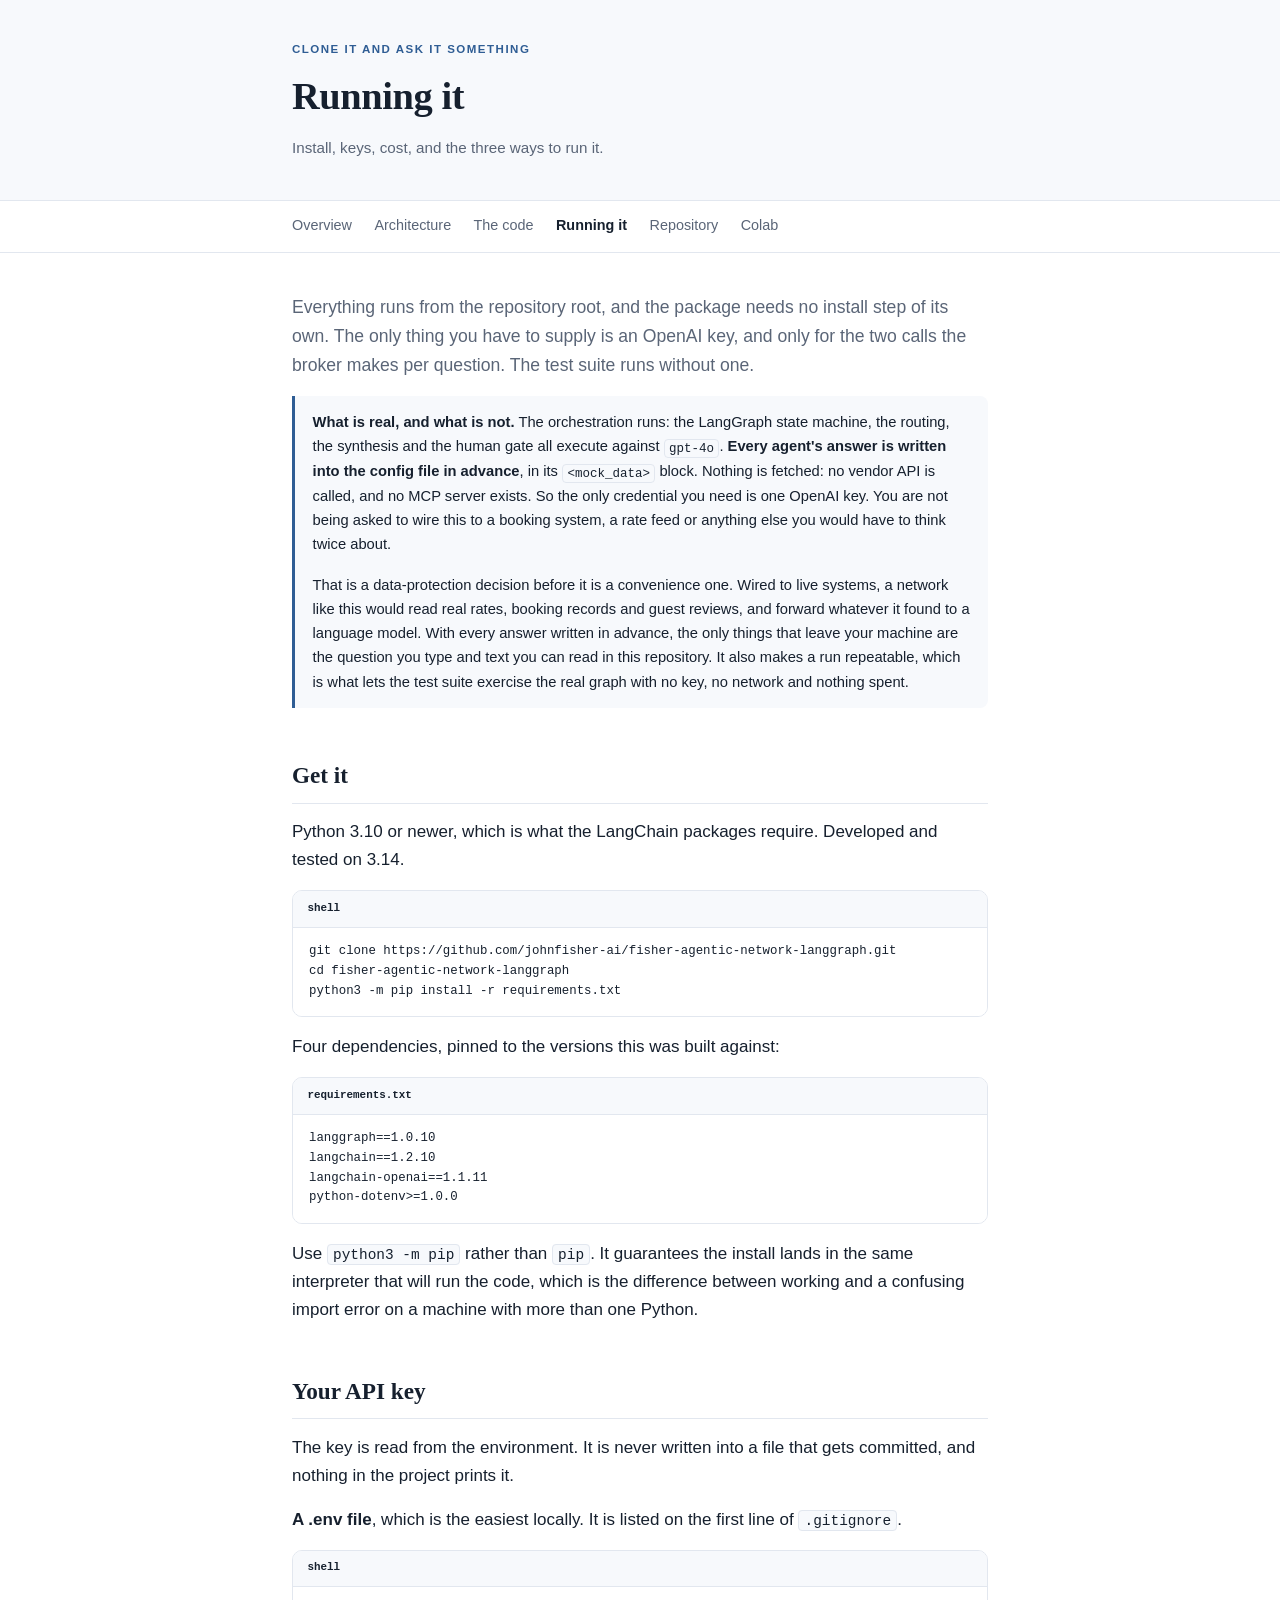
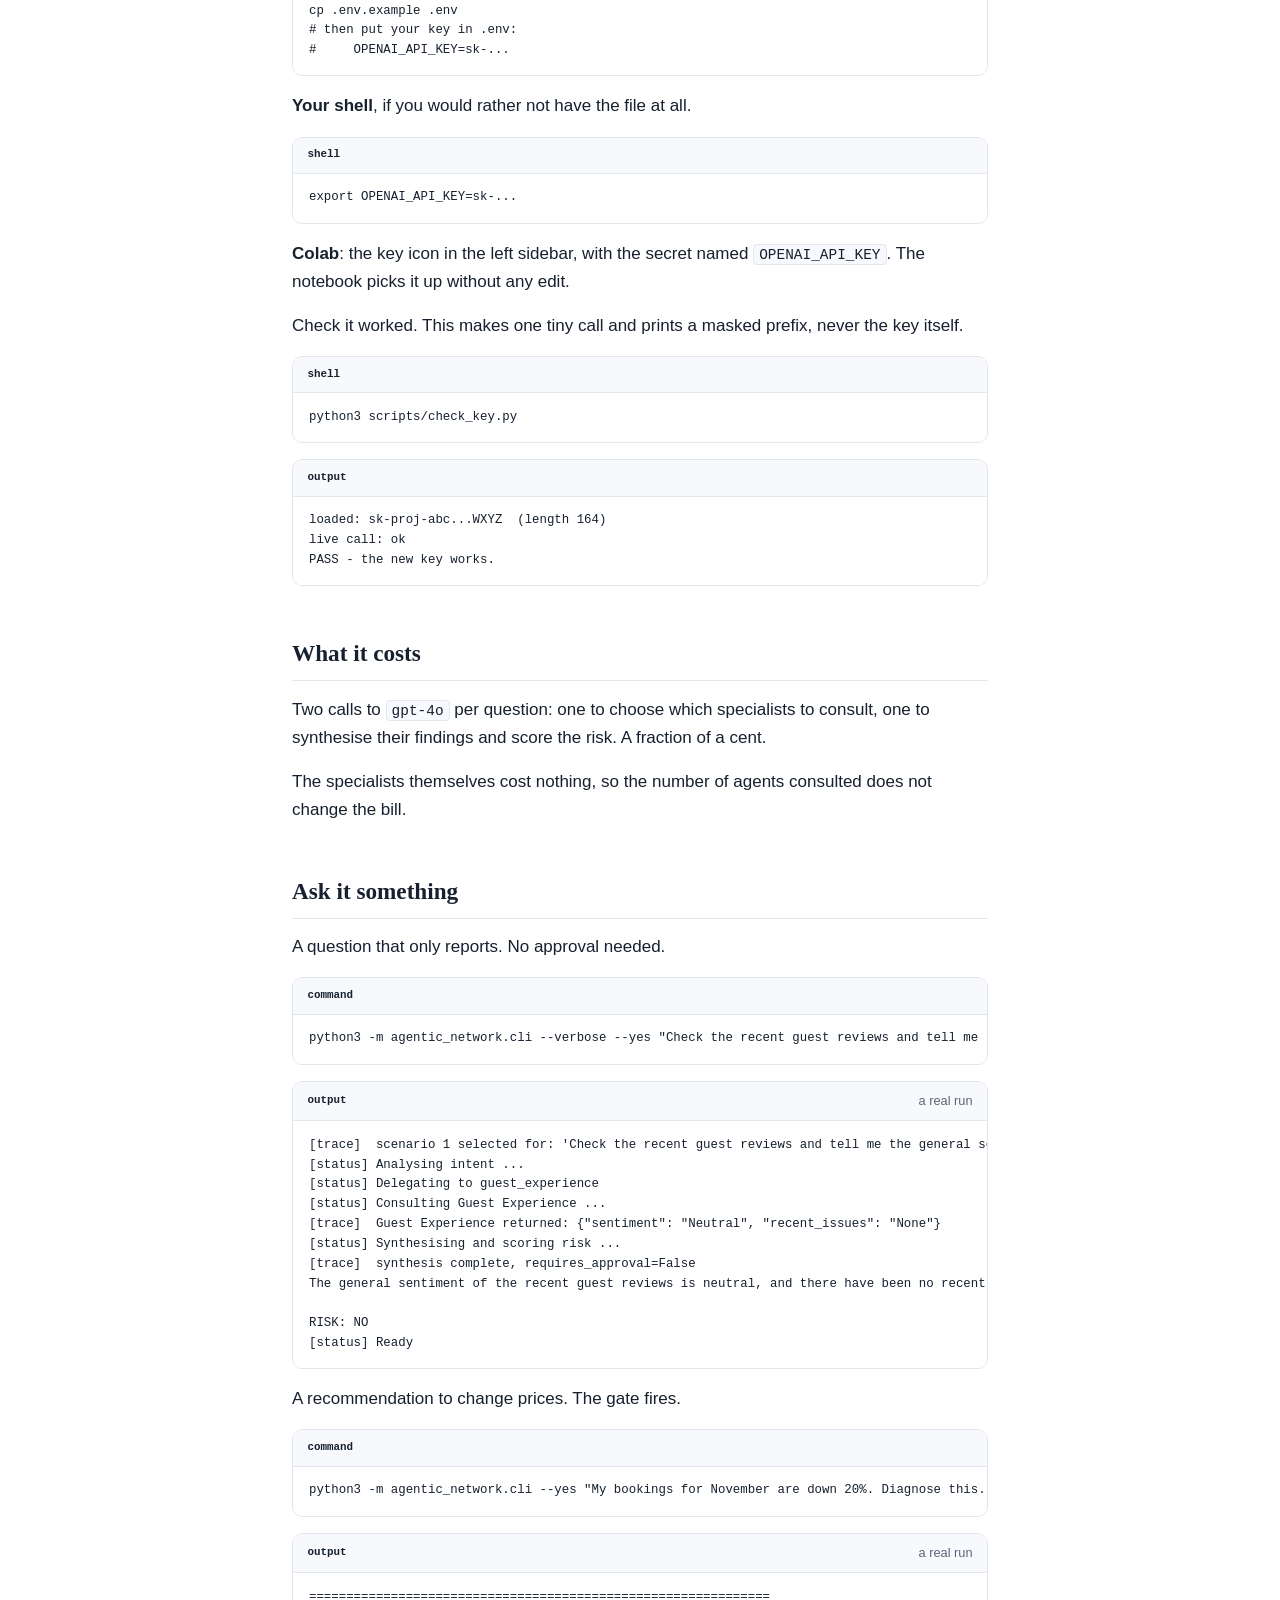
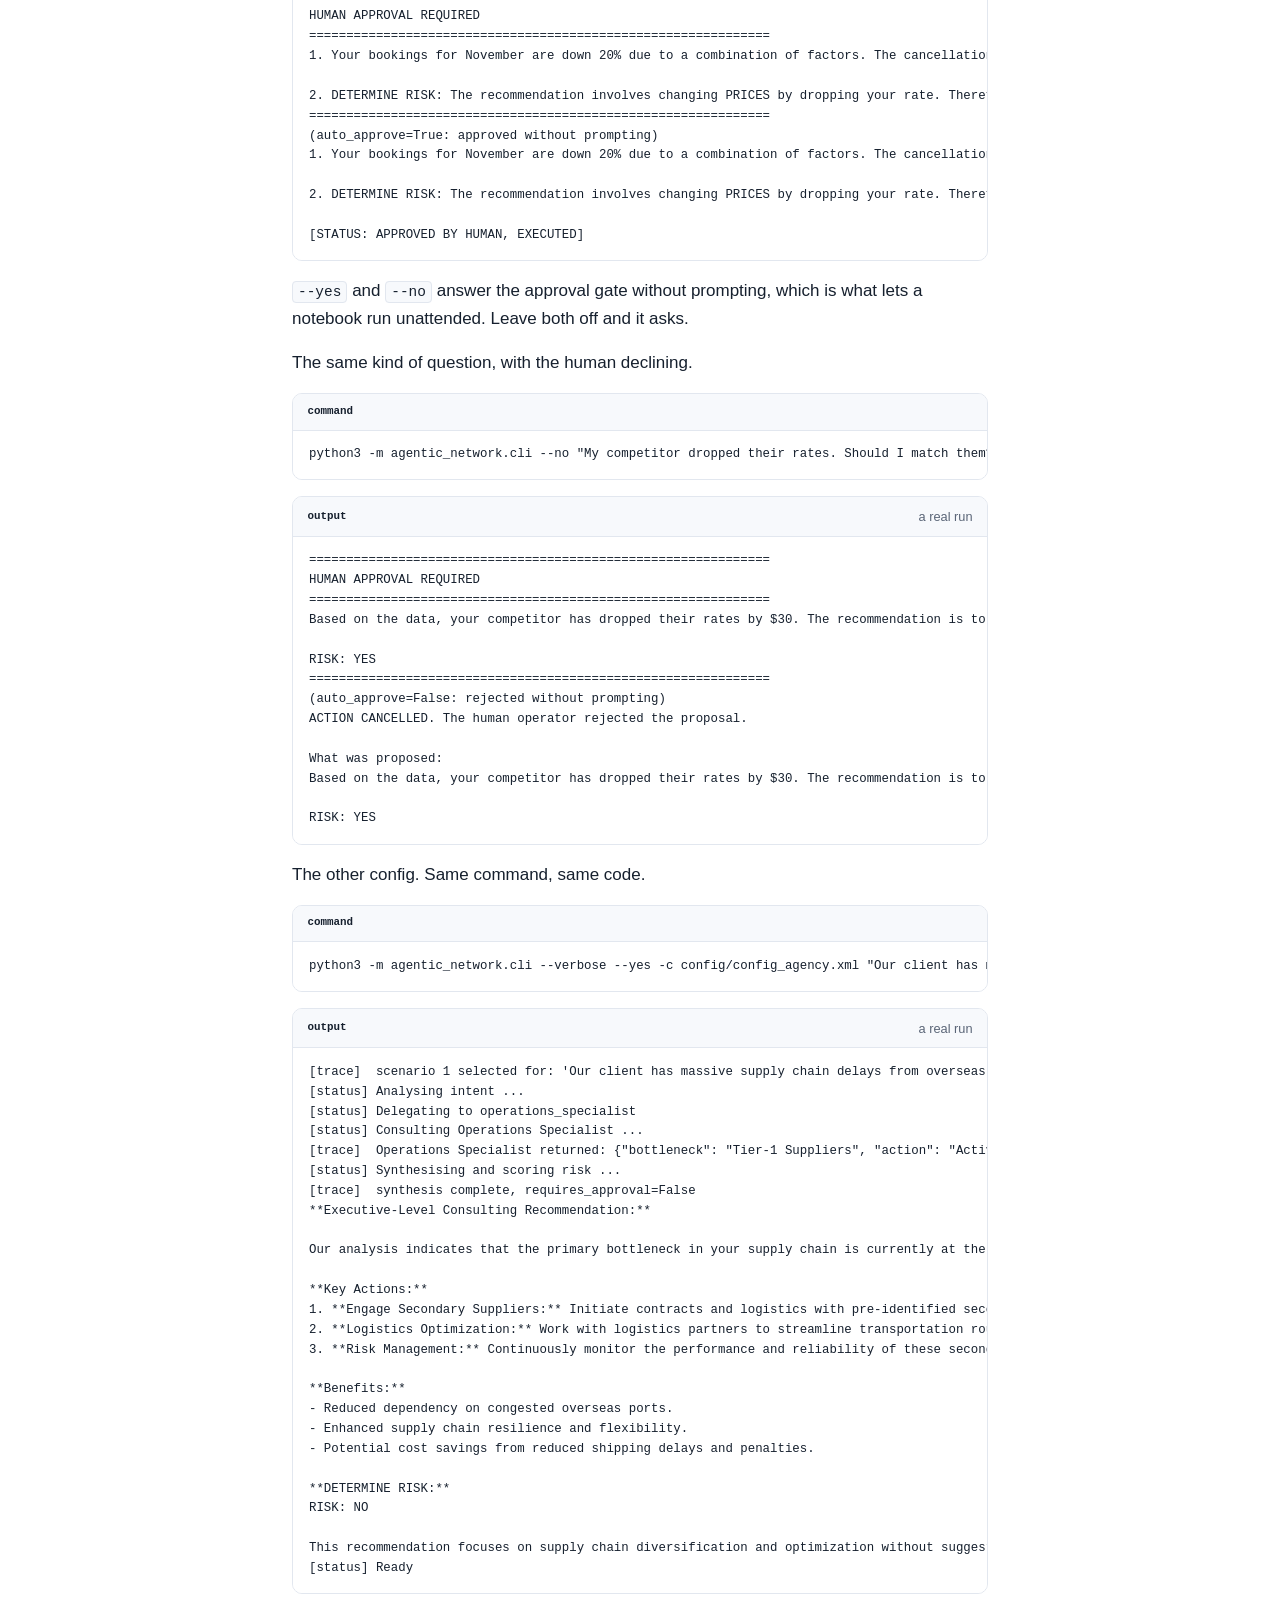
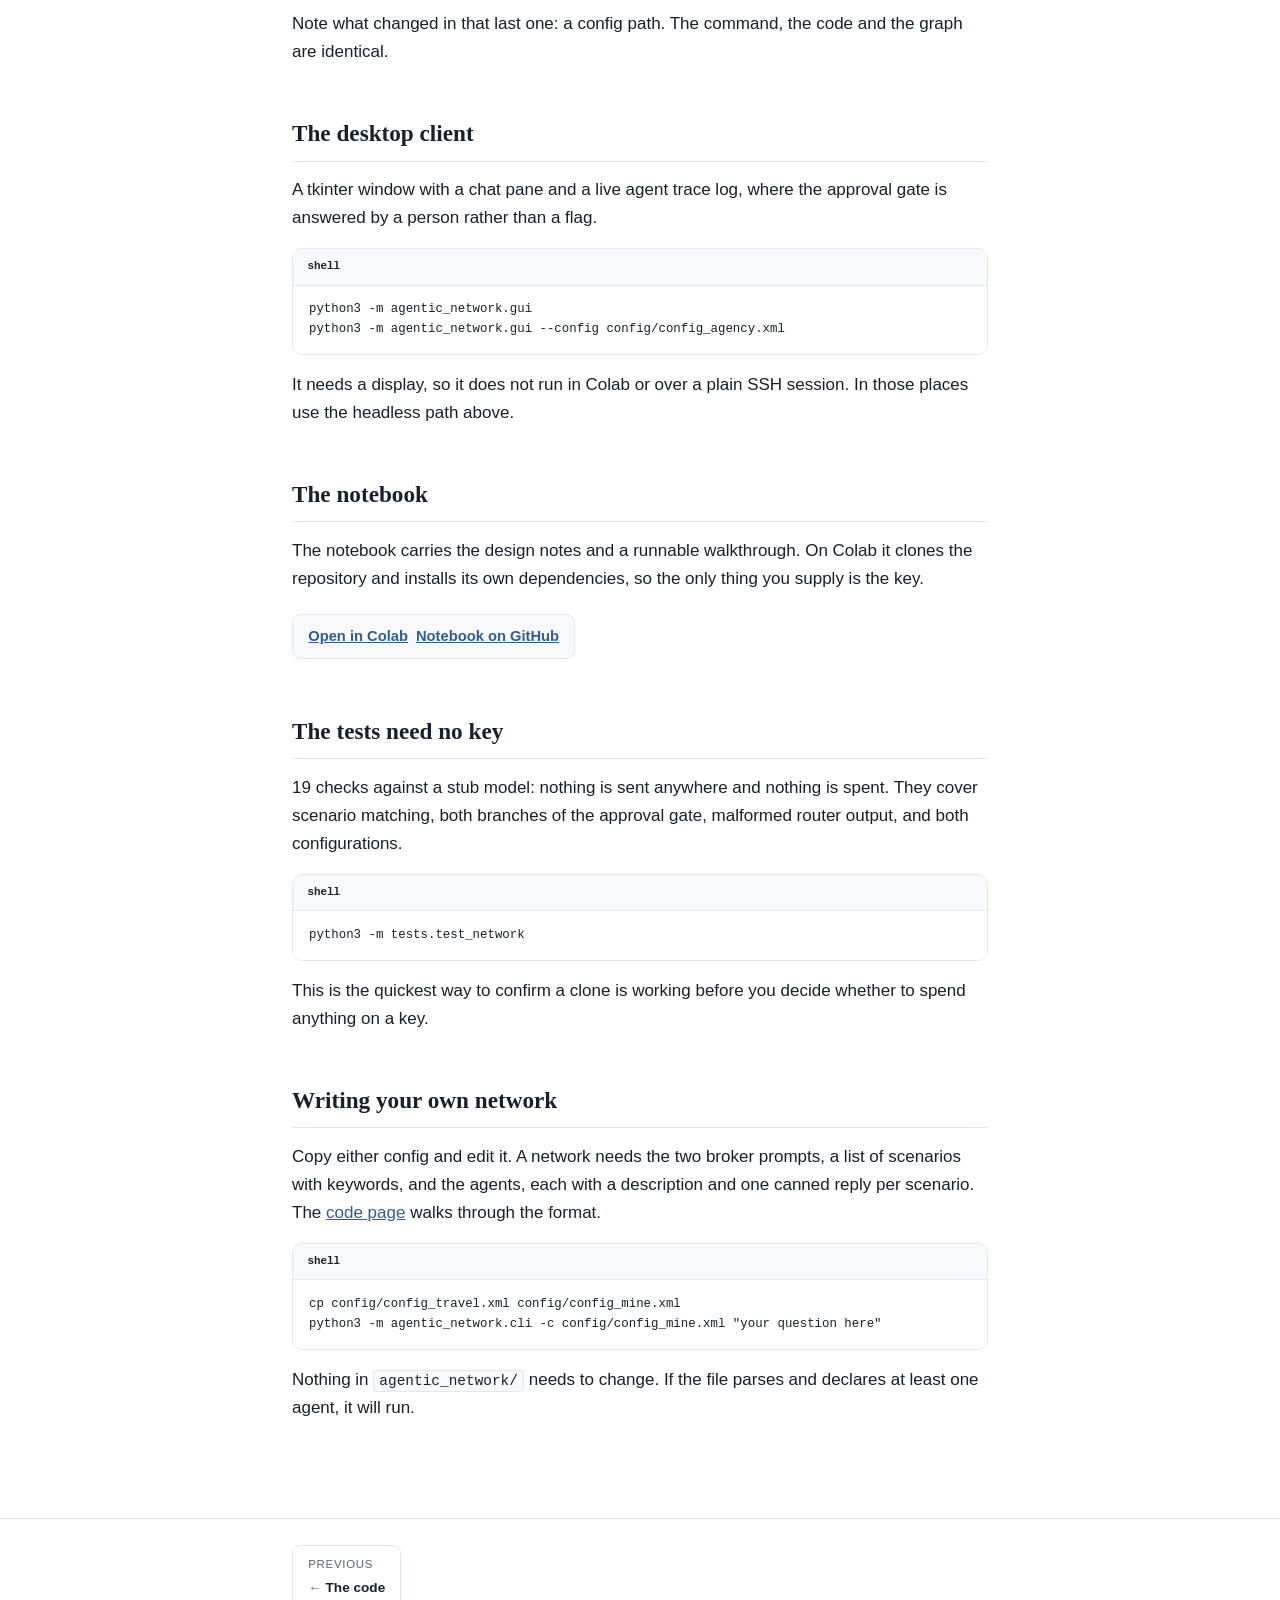
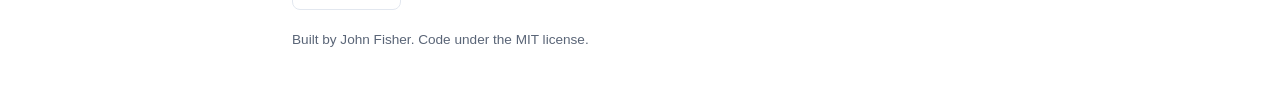
<file: public/run.html>
<!DOCTYPE html>
<html lang="en">
<head>
<meta charset="utf-8">
<meta name="viewport" content="width=device-width, initial-scale=1">
<title>Running it · A Config-Driven Agent Network</title>
<meta name="description" content="Clone, install, supply an API key three different ways, and run the agent network from a terminal, a desktop window, or Colab. Tests run without a key.">
<link rel="canonical" href="https://johnfisher-ai.github.io/fisher-agentic-network-langgraph/run.html">
<meta name="author" content="John Fisher">
<meta name="theme-color" content="#2f5d94">
<meta property="og:type" content="website">
<meta property="og:site_name" content="A Config-Driven Agent Network">
<meta property="og:title" content="Run the agent network yourself">
<meta property="og:description" content="Install, key setup, and what it costs. Two calls to the model per question, a fraction of a cent. The test suite needs no key at all.">
<meta property="og:url" content="https://johnfisher-ai.github.io/fisher-agentic-network-langgraph/run.html">
<meta property="og:image" content="https://johnfisher-ai.github.io/fisher-agentic-network-langgraph/assets/img/social-card.png">
<meta property="og:image:width" content="1200">
<meta property="og:image:height" content="627">
<meta property="og:image:alt" content="A broker agent fanning out to five specialist agents, with a human approval gate on the risky path.">
<meta name="twitter:card" content="summary_large_image">
<meta name="twitter:title" content="Run the agent network yourself">
<meta name="twitter:description" content="Install, key setup, and what it costs. Two calls to the model per question, a fraction of a cent. The test suite needs no key at all.">
<meta name="twitter:image" content="https://johnfisher-ai.github.io/fisher-agentic-network-langgraph/assets/img/social-card.png">
<link rel="stylesheet" href="assets/css/site.css">
</head>
<body>

<header class="top">
  <div class="wrap">
    <p class="kicker">Clone it and ask it something</p>
    <h1>Running it</h1>
    <p class="byline">Install, keys, cost, and the three ways to run it.</p>
  </div>
</header>

<nav class="site"><div class="wrap"><a href="./">Overview</a><a href="architecture.html">Architecture</a><a href="code.html">The code</a><a href="run.html" aria-current="page">Running it</a><a href="https://github.com/johnfisher-ai/fisher-agentic-network-langgraph">Repository</a><a href="https://colab.research.google.com/github/johnfisher-ai/fisher-agentic-network-langgraph/blob/main/notebooks/agentic_network.ipynb">Colab</a></div></nav>

<main>
<div class="wrap">

  <section>
    <p class="lede">Everything runs from the repository root, and the package needs no install
    step of its own. The only thing you have to supply is an OpenAI key, and only for the two
    calls the broker makes per question. The test suite runs without one.</p>

    <div class="note">
      <p><strong>What is real, and what is not.</strong> The orchestration runs: the LangGraph state machine, the routing, the synthesis and the human gate all execute against <code>gpt-4o</code>. <strong>Every agent's answer is written into the config file in advance</strong>, in its <code>&lt;mock_data&gt;</code> block. Nothing is fetched: no vendor API is called, and no MCP server exists.
      So the only credential you need is one OpenAI key. You are not being asked to wire this to
      a booking system, a rate feed or anything else you would have to think twice about.</p>
      <p>That is a data-protection decision before it is a convenience one. Wired to live systems, a network like this would read real rates, booking records and guest reviews, and forward whatever it found to a language model. With every answer written in advance, the only things that leave your machine are the question you type and text you can read in this repository. It also makes a run repeatable, which is what lets the test suite exercise the real graph with no key, no network and nothing spent.</p>
    </div>
  </section>

  <section>
    <h2>Get it</h2>
    <p>Python 3.10 or newer, which is what the LangChain packages require. Developed and tested
    on 3.14.</p>

    <div class="codewrap"><div class="head"><code>shell</code></div><pre class="code">git clone https://github.com/johnfisher-ai/fisher-agentic-network-langgraph.git
cd fisher-agentic-network-langgraph
python3 -m pip install -r requirements.txt</pre></div>

    <p>Four dependencies, pinned to the versions this was built against:</p>
    <div class="codewrap"><div class="head"><code>requirements.txt</code></div><pre class="code">langgraph==1.0.10
langchain==1.2.10
langchain-openai==1.1.11
python-dotenv&gt;=1.0.0</pre></div>

    <p>Use <code>python3 -m pip</code> rather than <code>pip</code>. It guarantees the install
    lands in the same interpreter that will run the code, which is the difference between
    working and a confusing import error on a machine with more than one Python.</p>
  </section>

  <section>
    <h2>Your API key</h2>
    <p>The key is read from the environment. It is never written into a file that gets
    committed, and nothing in the project prints it.</p>

    <p><strong>A .env file</strong>, which is the easiest locally. It is listed on the first
    line of <code>.gitignore</code>.</p>
    <div class="codewrap"><div class="head"><code>shell</code></div><pre class="code">cp .env.example .env
# then put your key in .env:
#     OPENAI_API_KEY=sk-...</pre></div>

    <p><strong>Your shell</strong>, if you would rather not have the file at all.</p>
    <div class="codewrap"><div class="head"><code>shell</code></div><pre class="code">export OPENAI_API_KEY=sk-...</pre></div>

    <p><strong>Colab</strong>: the key icon in the left sidebar, with the secret named
    <code>OPENAI_API_KEY</code>. The notebook picks it up without any edit.</p>

    <p>Check it worked. This makes one tiny call and prints a masked prefix, never the key
    itself.</p>
    <div class="codewrap"><div class="head"><code>shell</code></div><pre class="code">python3 scripts/check_key.py</pre></div>
    <div class="codewrap"><div class="head"><code>output</code></div><pre class="code">loaded: sk-proj-abc...WXYZ  (length 164)
live call: ok
PASS - the new key works.</pre></div>
  </section>

  <section>
    <h2>What it costs</h2>
    <p>Two calls to <code>gpt-4o</code> per question: one to choose which specialists to
    consult, one to synthesise their findings and score the risk. A fraction of a cent.</p>
    <p>The specialists themselves cost nothing, so the number of agents consulted does not
    change the bill.</p>
  </section>

  <section>
    <h2>Ask it something</h2>
    <p>A question that only reports. No approval needed.</p><div class="codewrap"><div class="head"><code>command</code></div><pre class="code">python3 -m agentic_network.cli --verbose --yes &quot;Check the recent guest reviews and tell me the general sentiment.&quot;</pre></div><div class="codewrap"><div class="head"><code>output</code><span>a real run</span></div><pre class="code clip">[trace]  scenario 1 selected for: &#x27;Check the recent guest reviews and tell me the general sentiment.&#x27;
[status] Analysing intent ...
[status] Delegating to guest_experience
[status] Consulting Guest Experience ...
[trace]  Guest Experience returned: {&quot;sentiment&quot;: &quot;Neutral&quot;, &quot;recent_issues&quot;: &quot;None&quot;}
[status] Synthesising and scoring risk ...
[trace]  synthesis complete, requires_approval=False
The general sentiment of the recent guest reviews is neutral, and there have been no recent issues reported.

RISK: NO
[status] Ready</pre></div>
    <p>A recommendation to change prices. The gate fires.</p><div class="codewrap"><div class="head"><code>command</code></div><pre class="code">python3 -m agentic_network.cli --yes &quot;My bookings for November are down 20%. Diagnose this.&quot;</pre></div><div class="codewrap"><div class="head"><code>output</code><span>a real run</span></div><pre class="code clip">==============================================================
HUMAN APPROVAL REQUIRED
==============================================================
1. Your bookings for November are down 20% due to a combination of factors. The cancellation of the &quot;Tech Summit&quot; event has negatively impacted demand, as noted by the Market Scout. Additionally, your current rate of $250 is higher than the competitor&#x27;s rate of $200. The Revenue Strategist recommends dropping your rate by $50 to align more closely with the competition and potentially increase bookings.

2. DETERMINE RISK: The recommendation involves changing PRICES by dropping your rate. Therefore, the output is &quot;RISK: YES&quot;.
==============================================================
(auto_approve=True: approved without prompting)
1. Your bookings for November are down 20% due to a combination of factors. The cancellation of the &quot;Tech Summit&quot; event has negatively impacted demand, as noted by the Market Scout. Additionally, your current rate of $250 is higher than the competitor&#x27;s rate of $200. The Revenue Strategist recommends dropping your rate by $50 to align more closely with the competition and potentially increase bookings.

2. DETERMINE RISK: The recommendation involves changing PRICES by dropping your rate. Therefore, the output is &quot;RISK: YES&quot;.

[STATUS: APPROVED BY HUMAN, EXECUTED]</pre></div>

    <p><code>--yes</code> and <code>--no</code> answer the approval gate without prompting,
    which is what lets a notebook run unattended. Leave both off and it asks.</p>

    <p>The same kind of question, with the human declining.</p><div class="codewrap"><div class="head"><code>command</code></div><pre class="code">python3 -m agentic_network.cli --no &quot;My competitor dropped their rates. Should I match them?&quot;</pre></div><div class="codewrap"><div class="head"><code>output</code><span>a real run</span></div><pre class="code clip">==============================================================
HUMAN APPROVAL REQUIRED
==============================================================
Based on the data, your competitor has dropped their rates by $30. The recommendation is to either match the competitor&#x27;s rate or add value to your offering to remain competitive. 

RISK: YES
==============================================================
(auto_approve=False: rejected without prompting)
ACTION CANCELLED. The human operator rejected the proposal.

What was proposed:
Based on the data, your competitor has dropped their rates by $30. The recommendation is to either match the competitor&#x27;s rate or add value to your offering to remain competitive. 

RISK: YES</pre></div>
    <p>The other config. Same command, same code.</p><div class="codewrap"><div class="head"><code>command</code></div><pre class="code">python3 -m agentic_network.cli --verbose --yes -c config/config_agency.xml &quot;Our client has massive supply chain delays from overseas suppliers.&quot;</pre></div><div class="codewrap"><div class="head"><code>output</code><span>a real run</span></div><pre class="code clip">[trace]  scenario 1 selected for: &#x27;Our client has massive supply chain delays from overseas suppliers.&#x27;
[status] Analysing intent ...
[status] Delegating to operations_specialist
[status] Consulting Operations Specialist ...
[trace]  Operations Specialist returned: {&quot;bottleneck&quot;: &quot;Tier-1 Suppliers&quot;, &quot;action&quot;: &quot;Activate secondary suppliers in LATAM to bypass current port congestion.&quot;}
[status] Synthesising and scoring risk ...
[trace]  synthesis complete, requires_approval=False
**Executive-Level Consulting Recommendation:**

Our analysis indicates that the primary bottleneck in your supply chain is currently at the Tier-1 supplier level, primarily due to significant port congestion affecting overseas suppliers. To mitigate these delays and ensure continuity in your supply chain operations, we recommend activating secondary suppliers located in Latin America (LATAM). This strategic move will allow you to bypass the current congestion issues and maintain a steady flow of goods.

**Key Actions:**
1. **Engage Secondary Suppliers:** Initiate contracts and logistics with pre-identified secondary suppliers in LATAM to diversify your supply chain sources.
2. **Logistics Optimization:** Work with logistics partners to streamline transportation routes from LATAM to your distribution centers, ensuring minimal disruption and cost efficiency.
3. **Risk Management:** Continuously monitor the performance and reliability of these secondary suppliers to ensure they meet your quality and delivery standards.

**Benefits:**
- Reduced dependency on congested overseas ports.
- Enhanced supply chain resilience and flexibility.
- Potential cost savings from reduced shipping delays and penalties.

**DETERMINE RISK:**
RISK: NO

This recommendation focuses on supply chain diversification and optimization without suggesting layoffs, significant budget reallocations, or major restructuring.
[status] Ready</pre></div>

    <p>Note what changed in that last one: a config path. The command, the code and the graph
    are identical.</p>
  </section>

  <section>
    <h2>The desktop client</h2>
    <p>A tkinter window with a chat pane and a live agent trace log, where the approval gate is
    answered by a person rather than a flag.</p>
    <div class="codewrap"><div class="head"><code>shell</code></div><pre class="code">python3 -m agentic_network.gui
python3 -m agentic_network.gui --config config/config_agency.xml</pre></div>
    <p>It needs a display, so it does not run in Colab or over a plain SSH session. In those
    places use the headless path above.</p>
  </section>

  <section>
    <h2>The notebook</h2>
    <p>The notebook carries the design notes and a runnable walkthrough. On Colab it clones the
    repository and installs its own dependencies, so the only thing you supply is the key.</p>
    <p class="cta">
      <a href="https://colab.research.google.com/github/johnfisher-ai/fisher-agentic-network-langgraph/blob/main/notebooks/agentic_network.ipynb">Open in Colab</a>
      <a href="https://github.com/johnfisher-ai/fisher-agentic-network-langgraph/blob/main/notebooks/agentic_network.ipynb">Notebook on GitHub</a>
    </p>
  </section>

  <section>
    <h2>The tests need no key</h2>
    <p>19 checks against a stub model: nothing is sent anywhere and nothing is spent.
    They cover scenario matching, both branches of the approval gate, malformed router output,
    and both configurations.</p>
    <div class="codewrap"><div class="head"><code>shell</code></div><pre class="code">python3 -m tests.test_network</pre></div>
    <p>This is the quickest way to confirm a clone is working before you decide whether to
    spend anything on a key.</p>
  </section>

  <section>
    <h2>Writing your own network</h2>
    <p>Copy either config and edit it. A network needs the two broker prompts, a list of
    scenarios with keywords, and the agents, each with a description and one canned reply per
    scenario. The <a href="code.html">code page</a> walks through the format.</p>
    <div class="codewrap"><div class="head"><code>shell</code></div><pre class="code">cp config/config_travel.xml config/config_mine.xml
python3 -m agentic_network.cli -c config/config_mine.xml &quot;your question here&quot;</pre></div>
    <p>Nothing in <code>agentic_network/</code> needs to change. If the file parses and declares
    at least one agent, it will run.</p>
  </section>

</div>
</main>

<footer class="site">
  <div class="wrap">
    <nav class="pager"><a class="prev" href="code.html"><span>Previous</span><b>The code</b></a><span></span></nav>
    <p class="sig">Built by John Fisher. Code under the MIT license.</p>
  </div>
</footer>

</body>
</html>
</file>
<file: public/assets/css/site.css>
/* Shared styling for the study site. Light palette on :root, redefined for the
   two dark cases so an explicit toggle wins in both directions. */
:root {
  --bg:#ffffff; --panel:#f7f9fc; --ink:#16202e; --soft:#5a6577;
  --line:#e2e7ef; --accent:#2f5d94; --accent-soft:#e8f0fa; --bar:#2f5d94;
  --mono: ui-monospace, SFMono-Regular, "SF Mono", Menlo, Consolas, monospace;
  --sans: -apple-system, BlinkMacSystemFont, "Segoe UI", Inter, Roboto, Helvetica, Arial, sans-serif;
  --serif: "Iowan Old Style", "Palatino Linotype", Palatino, Georgia, serif;
}
@media (prefers-color-scheme: dark) {
  :root:not([data-theme="light"]) {
    --bg:#0e131c; --panel:#151d2a; --ink:#e6ebf2; --soft:#98a3b5;
    --line:#243044; --accent:#7aa7d9; --accent-soft:#16263a; --bar:#7aa7d9;
  }
}
:root[data-theme="dark"] {
  --bg:#0e131c; --panel:#151d2a; --ink:#e6ebf2; --soft:#98a3b5;
  --line:#243044; --accent:#7aa7d9; --accent-soft:#16263a; --bar:#7aa7d9;
}

* { box-sizing: border-box; }
body {
  margin:0; background:var(--bg); color:var(--ink);
  font:17px/1.65 var(--sans);
  -webkit-text-size-adjust:100%;
}
.wrap { max-width: 46rem; margin:0 auto; padding: 0 1.25rem; }

/* masthead */
header.top { border-bottom:1px solid var(--line); background:var(--panel); }
header.top .wrap { padding-top:2.5rem; padding-bottom:2.5rem; }
.kicker { font-size:.72rem; font-weight:700; letter-spacing:.13em; text-transform:uppercase;
          color:var(--accent); margin:0 0 .85rem; }
h1 { font-family:var(--serif); font-weight:600; font-size:clamp(1.7rem,4.2vw,2.4rem);
     line-height:1.2; margin:0 0 1rem; letter-spacing:-.01em; }
.byline { color:var(--soft); font-size:.95rem; margin:0; }
.byline strong { color:var(--ink); font-weight:600; }

/* nav */
nav.site { border-bottom:1px solid var(--line); position:sticky; top:0; background:var(--bg); z-index:5; }
nav.site .wrap { display:flex; gap:1.4rem; padding-top:.85rem; padding-bottom:.85rem; overflow-x:auto; }
nav.site a { color:var(--soft); text-decoration:none; font-size:.9rem; white-space:nowrap; }
nav.site a:hover { color:var(--accent); }
nav.site a[aria-current="page"] { color:var(--ink); font-weight:600; }

main .wrap { padding-top:2.5rem; padding-bottom:3rem; }
section { margin-bottom:3rem; }
h2 { font-family:var(--serif); font-weight:600; font-size:1.45rem; margin:0 0 .9rem;
     padding-bottom:.5rem; border-bottom:1px solid var(--line); }
h3 { font-size:1rem; margin:1.8rem 0 .5rem; }
p { margin:0 0 1rem; }
a { color:var(--accent); }

.lede { font-size:1.1rem; color:var(--soft); }

/* key figures */
.figures { display:grid; grid-template-columns:repeat(auto-fit,minmax(9rem,1fr)); gap:1px;
           background:var(--line); border:1px solid var(--line); border-radius:10px; overflow:hidden; }
.figures div { background:var(--bg); padding:1rem 1.1rem; }
.figures .n { font-family:var(--serif); font-size:1.75rem; line-height:1.1; display:block; }
.figures .l { font-size:.8rem; color:var(--soft); display:block; margin-top:.3rem; }

/* results table */
.scroll { overflow-x:auto; border:1px solid var(--line); border-radius:10px; }
table { border-collapse:collapse; width:100%; font-size:.86rem; min-width:33rem; }
caption { text-align:left; font-size:.85rem; color:var(--soft); padding:.85rem 1rem; border-bottom:1px solid var(--line); }
th, td { padding:.6rem .65rem; text-align:left; border-bottom:1px solid var(--line); vertical-align:top; }
thead th { font-size:.74rem; text-transform:uppercase; letter-spacing:.06em; color:var(--soft); font-weight:700;
           background:var(--panel); white-space:nowrap; }
tbody tr:last-child td { border-bottom:none; }
td.num, th.num { text-align:right; font-variant-numeric:tabular-nums; white-space:nowrap; }
td.item { min-width:12rem; }
.d-cell { display:flex; align-items:center; gap:.45rem; justify-content:flex-end; }
.d-bar { height:5px; border-radius:3px; background:var(--bar); opacity:.75; flex:none; }

/* cards */
.cards { display:grid; grid-template-columns:repeat(auto-fit,minmax(15rem,1fr)); gap:1rem; }
.card { border:1px solid var(--line); border-radius:10px; padding:1.1rem 1.2rem; background:var(--panel); }
.card h3 { margin:0 0 .4rem; font-size:1rem; }
.card h3 a { text-decoration:none; }
.card p { margin:0; font-size:.9rem; color:var(--soft); }
.card .tag { display:inline-block; margin-top:.7rem; font-size:.7rem; letter-spacing:.07em;
             text-transform:uppercase; font-weight:700; color:var(--accent);
             background:var(--accent-soft); padding:.2rem .5rem; border-radius:4px; }
.card .tag.soon { color:var(--soft); background:transparent; border:1px solid var(--line); }

.note { border-left:3px solid var(--accent); background:var(--panel);
        padding:.9rem 1.1rem; border-radius:0 8px 8px 0; font-size:.92rem; }
.note p:last-child { margin-bottom:0; }
code { font-family:var(--mono); font-size:.85em; background:var(--panel);
       padding:.12em .35em; border-radius:4px; border:1px solid var(--line); }

footer.site { border-top:1px solid var(--line); color:var(--soft); font-size:.85rem; }
footer.site .wrap { padding-top:1.6rem; padding-bottom:2.5rem; }
footer.site p { margin:0 0 .4rem; }

/* ---------- figures ---------- */
:root {
  --s1:#2a78d6; --s2:#eb6834; --s3:#1baf7a;
  --fig-grid:#e6ebf2; --fig-axis:#c3ccda; --fig-zero:#8b95a6;
}
@media (prefers-color-scheme: dark) {
  :root:not([data-theme="light"]) {
    --s1:#3987e5; --s2:#d95926; --s3:#199e70;
    --fig-grid:#212c3d; --fig-axis:#3a4759; --fig-zero:#6b7789;
  }
}
:root[data-theme="dark"] {
  --s1:#3987e5; --s2:#d95926; --s3:#199e70;
  --fig-grid:#212c3d; --fig-axis:#3a4759; --fig-zero:#6b7789;
}

figure { margin:1.6rem 0; }
figure figcaption { font-size:.83rem; color:var(--soft); margin-top:.6rem; }
.figbox { border:1px solid var(--line); border-radius:10px; padding:1rem .9rem .6rem;
          background:var(--bg); overflow-x:auto; }
svg.fig { width:100%; height:auto; display:block; min-width:33rem;
          font-family:var(--sans); }
svg.fig text { fill:var(--soft); }
svg.fig .ttl { fill:var(--ink); font-size:15px; font-weight:600; font-family:var(--serif); }
svg.fig .sub { font-size:11.5px; }
svg.fig .lab { font-size:12px; }
svg.fig .ax  { font-size:11px; }
svg.fig .leg { font-size:11.5px; }
svg.fig .val { font-size:11.5px; fill:var(--ink); font-variant-numeric:tabular-nums; }
svg.fig .bold { font-weight:700; fill:var(--ink); }
svg.fig .grid { stroke:var(--fig-grid); stroke-width:1; }
svg.fig .axis { stroke:var(--fig-axis); stroke-width:1; }
svg.fig .zero { stroke:var(--fig-zero); stroke-width:1.5; stroke-dasharray:3 3; }
svg.fig .mean { stroke:var(--s2); stroke-width:2; }
svg.fig .conn { stroke:var(--fig-axis); stroke-width:2.5; }
svg.fig .ci   { stroke:var(--s1); stroke-width:2; }
svg.fig .m1 { fill:var(--s1); } svg.fig .m2 { fill:var(--s2); } svg.fig .m3 { fill:var(--s3); }
svg.fig .m1f{ fill:var(--s1); } svg.fig .m2f{ fill:var(--s2); } svg.fig .m4f{ fill:var(--s3); }
svg.fig .bar{ fill:var(--s1); }

/* original SAS output images */
.shot { border:1px solid var(--line); border-radius:8px; overflow-x:auto; background:#fff; }
.shot img { display:block; width:100%; min-width:30rem; height:auto; }

/* dense stats tables */
table.stats { font-size:.79rem; min-width:0; }
table.stats th, table.stats td { padding:.55rem .5rem; }
table.stats td.item { min-width:11rem; }
.sig { color:var(--soft); font-variant-numeric:tabular-nums; }
.tag-row td { background:var(--panel); font-weight:600; }

/* ---------- code ---------- */
.codewrap { border:1px solid var(--line); border-radius:10px; overflow:hidden; margin:1rem 0; }
.codewrap > .head { display:flex; justify-content:space-between; align-items:center; gap:1rem;
   padding:.55rem .9rem; background:var(--panel); border-bottom:1px solid var(--line);
   font-size:.8rem; color:var(--soft); }
.codewrap > .head code { background:none; border:none; padding:0; color:var(--ink); font-weight:600; }
pre.code { margin:0; padding:.9rem 1rem; overflow-x:auto; background:var(--bg);
   font-family:var(--mono); font-size:.775rem; line-height:1.6; tab-size:4; }
pre.code.clip { max-height:40rem; }
.sas-c { color:var(--soft); font-style:italic; }         /* comment */
.sas-k { color:var(--accent); font-weight:600; }          /* keyword */
.sas-p { color:var(--s3); font-weight:600; }              /* proc / data step name */
.sas-s { color:var(--s2); }                               /* string */
.sas-n { color:var(--s1); }                               /* number */
details.src { margin:1rem 0; }
details.src > summary { cursor:pointer; font-size:.88rem; color:var(--accent);
   padding:.5rem .2rem; list-style-position:inside; }
details.src > summary:hover { text-decoration:underline; }
.cta { display:inline-flex; align-items:center; gap:.5rem; text-decoration:none;
   border:1px solid var(--line); border-radius:8px; padding:.6rem .95rem;
   background:var(--panel); font-size:.92rem; font-weight:600; margin:.3rem .4rem .3rem 0; }
.cta:hover { border-color:var(--accent); }
.pipe { display:grid; gap:.6rem; margin:1.2rem 0; }
.pipe .step { display:grid; grid-template-columns:2.1rem 1fr; gap:.8rem; align-items:start;
   border:1px solid var(--line); border-radius:9px; padding:.75rem .9rem; background:var(--bg); }
.pipe .step .n { width:1.7rem; height:1.7rem; border-radius:50%; background:var(--accent-soft);
   color:var(--accent); font-weight:700; font-size:.8rem; display:grid; place-items:center; }
.pipe .step p { margin:.2rem 0 0; font-size:.9rem; color:var(--soft); }
.pipe .step strong { font-size:.94rem; }

/* ---------- manuscript ---------- */
.ms { font-size:1.02rem; }
.ms h2 { font-family:var(--serif); font-size:1.35rem; margin:2.4rem 0 .9rem; }
.ms h3 { font-size:1.02rem; margin:1.7rem 0 .5rem; color:var(--ink); }
.ms p { margin:0 0 1.05rem; }
.authors { font-size:.97rem; margin:0 0 .4rem; }
.affils { font-size:.85rem; color:var(--soft); margin:0 0 .3rem; }
.affils sup { color:var(--accent); font-weight:700; }
.abstract { border:1px solid var(--line); border-radius:10px; padding:1.2rem 1.35rem;
            background:var(--panel); margin:1.4rem 0 2rem; font-size:.94rem; }
.abstract dl { margin:0; }
.abstract dt { font-weight:700; margin-top:.8rem; font-size:.86rem;
               text-transform:uppercase; letter-spacing:.05em; color:var(--accent); }
.abstract dt:first-child { margin-top:0; }
.abstract dd { margin:.25rem 0 0; }
.editorial { border:1px solid var(--accent); border-left-width:3px; border-radius:0 9px 9px 0;
             background:var(--accent-soft); padding:1rem 1.2rem; margin:1.5rem 0; font-size:.9rem; }
.editorial p:last-child { margin-bottom:0; }
.editorial .lbl { font-size:.7rem; font-weight:800; letter-spacing:.1em; text-transform:uppercase;
                  color:var(--accent); display:block; margin-bottom:.5rem; }
ol.refs { font-size:.86rem; padding-left:0; list-style:none; counter-reset:r; }
ol.refs li { counter-increment:r; margin:0 0 .7rem; padding-left:2.6rem; position:relative;
             color:var(--soft); line-height:1.55; }
ol.refs li::before { content:"[" counter(r) "]"; position:absolute; left:0; top:0;
                     color:var(--accent); font-variant-numeric:tabular-nums; }
ol.refs li a { word-break:break-word; }

/* ---- flow diagrams (tools/diagram.py) --------------------------------- */
svg.diagram .node   { fill:var(--panel); stroke:var(--line); stroke-width:1.5; }
svg.diagram .soft   { fill:var(--bg); stroke:var(--fig-axis); stroke-dasharray:4 3; }
svg.diagram .lead   { fill:var(--accent-soft); stroke:var(--accent); stroke-width:2; }
svg.diagram .gate   { fill:var(--panel); stroke:var(--s2); stroke-width:2.5; }
svg.diagram .flow   { stroke:var(--fig-axis); stroke-width:1.5; fill:none; }
svg.diagram .ahead  { fill:var(--fig-axis); stroke:none; }
svg.diagram text    { paint-order:stroke; }

/* ---- two-column comparison, stacks on narrow screens ------------------ */
.side { display:grid; grid-template-columns:repeat(auto-fit,minmax(20rem,1fr)); gap:1rem;
        margin:1rem 0; }
.side > * { margin:0; min-width:0; }
.side pre.code { font-size:.72rem; white-space:pre-wrap; overflow-wrap:anywhere; }
.side pre.code { min-width:0; }

/* ---- previous / next through the pages -------------------------------- */
.pager { display:flex; justify-content:space-between; align-items:stretch; gap:1rem;
         margin:0 0 1.2rem; }
.pager a { display:block; text-decoration:none;
           border:1px solid var(--line); border-radius:8px; padding:.6rem .95rem;
           background:var(--bg); font-weight:600; color:var(--ink); max-width:48%; }
.pager a:hover { border-color:var(--accent); }
.pager a span { display:block; font-size:.72rem; font-weight:400; color:var(--soft);
                text-transform:uppercase; letter-spacing:.06em; margin-bottom:.15rem; }
.pager .next { text-align:right; }
.pager b { font-weight:600; }
.pager .prev b::before { content:"\2190\00a0"; color:var(--soft); }
.pager .next b::after  { content:"\00a0\2192"; color:var(--soft); }

/* The nav scrolls horizontally by default. Below 46rem that hides the last
   items with no affordance, so let it wrap onto a second line instead. */
@media (max-width: 46rem) {
  nav.site .wrap { flex-wrap: wrap; overflow-x: visible; row-gap: .25rem; }
}
</file>
